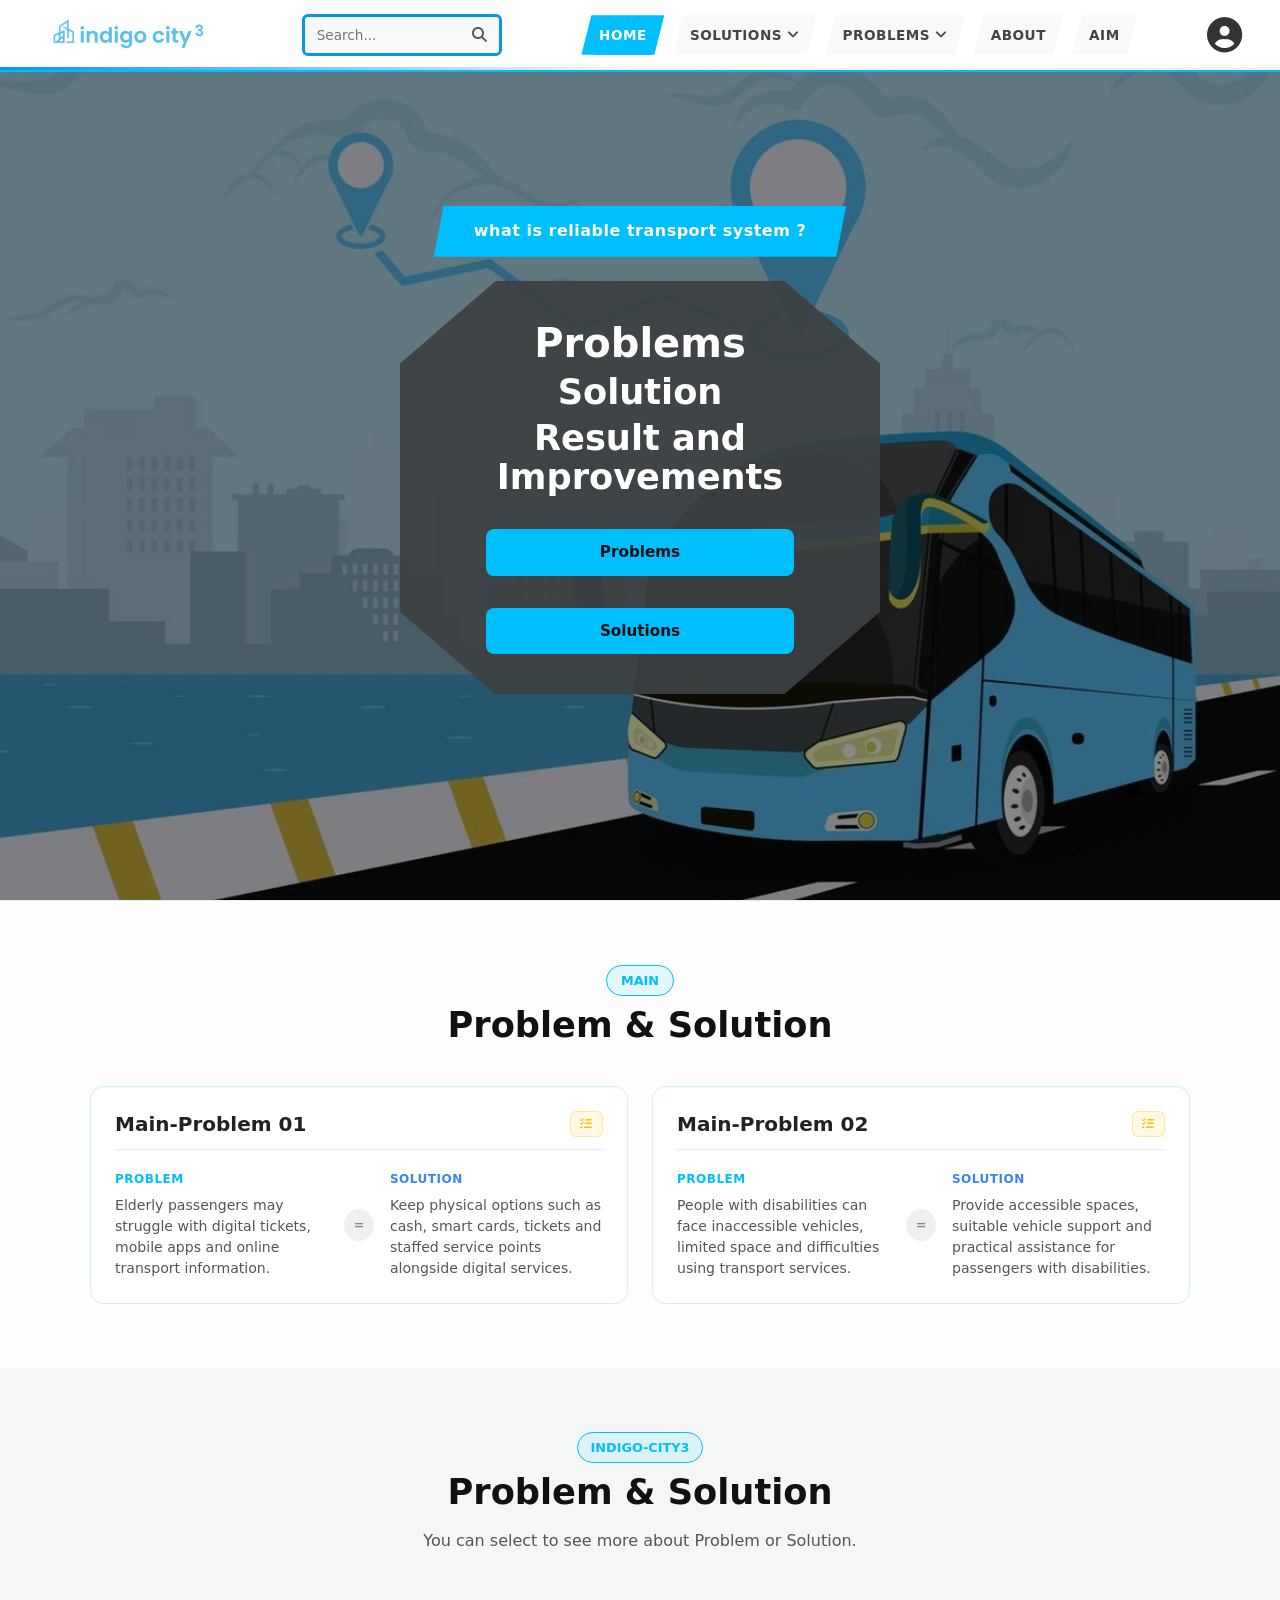
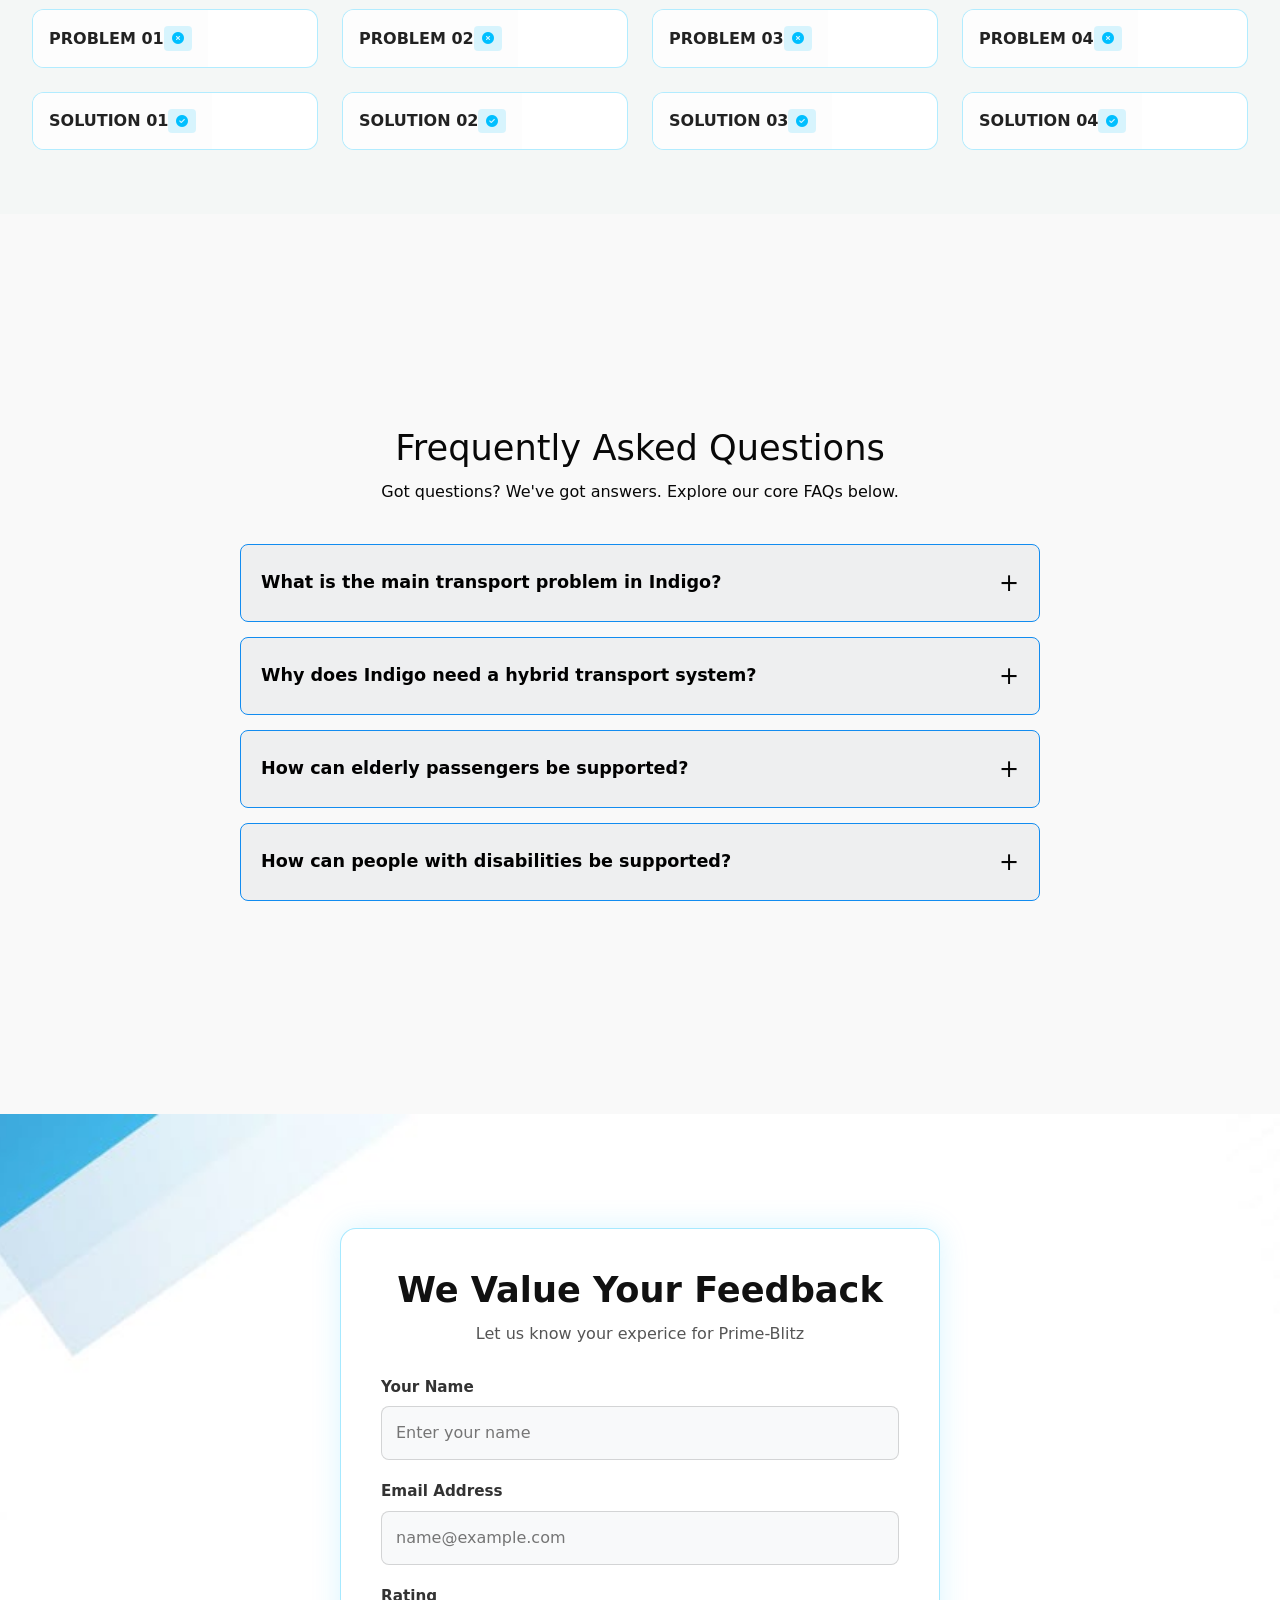
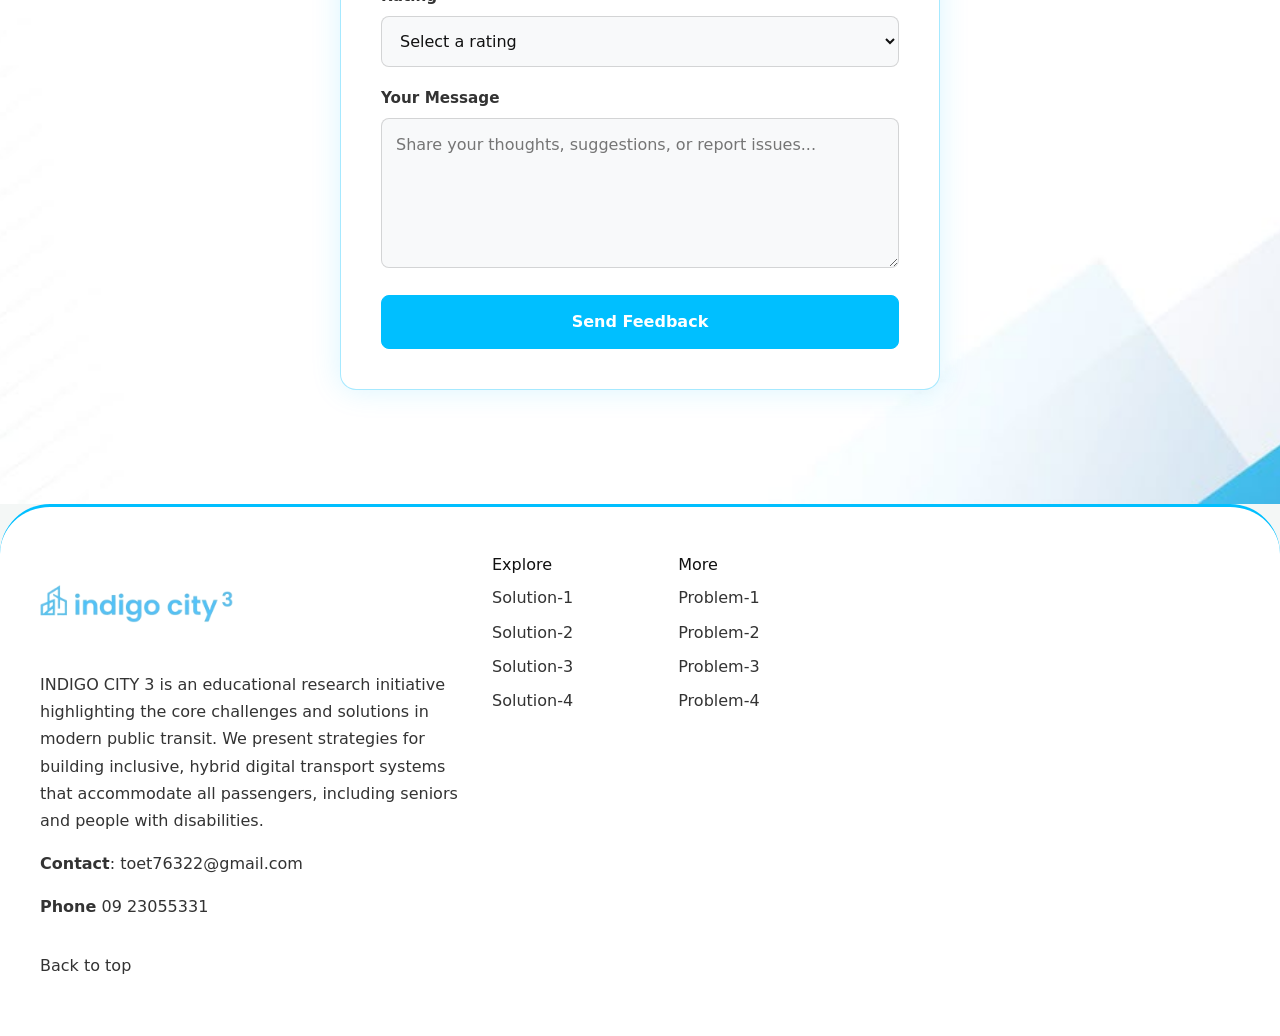
<file: index.html>
<!DOCTYPE html>
<html lang="en">
<head>
    <meta charset="UTF-8">
    <meta name="viewport" content="width=device-width, initial-scale=1.0">
    <title>INDIGO CITY 3 | Home</title>
<!-- ----------------------Link---------------------------------- -->
    <link href="https://cdn.jsdelivr.net/npm/bootstrap@5.3.3/dist/css/bootstrap.min.css" rel="stylesheet">
    <link rel="stylesheet" href="https://cdnjs.cloudflare.com/ajax/libs/font-awesome/6.4.0/css/all.min.css">
<!-- -----------------------------------CSS---------------------------- -->
    <link rel="stylesheet" href="css/nav-sidebar.css">
    <link rel="stylesheet" href="css/sign-in-up.css">
    <link rel="stylesheet" href="css/index-layout.css">
    <link rel="stylesheet" href="extra-css/back-to-top.css">
    <link rel="stylesheet" href="extra-css/faq.css">
    <link rel="stylesheet" href="extra-css/feedback.css">
    <link rel="stylesheet" href="css/footer.css">
<!-- ---------------------------------------Web Fav Icon--------------------- -->
    <link rel="shortcut icon" href="img1/id_circle.webp" type="image/x-icon">
</head>


<!-- ------------------------------Start of Main----------------------------------- -->

<body id="top">
<!-- ------------------------------start of laptop nav bar------------------------------------------- -->
     <input type="checkbox" id="sidebar-toggle">
    <label for="sidebar-toggle" class="overlay"></label>
    <header class="prime-navbar">

        <!-- ----------------------------logo--------------------------------- -->
        <a href="index.html" class="logo">
            <img src="img1/id3_text.webp" alt="Prime Blitz logo" oncontextmenu="return false;" ondragstart="return false;" onselectstart="return false;">
            <!-- <span class="brand-name">Prime Blitz</span> -->
        </a>
        <!-- --------------------------end of logo------------------------------ -->

        <!-------------------------------- Desktop Search Bar---------------------------------- -->
        <form action="#" method="GET" class="search-box desktop-search">
            <input type="search" placeholder="Search..." name="search" required>
            <button type="submit" aria-label="Submit Search Query">
                <i class="fa-solid fa-magnifying-glass"></i>
            </button>
        </form>
        <!-- -------------------------------end of desktop search bar-------------------------- -->

        <!-- ----------------------------Desktop Navigation Links ------------------------------>
         <ul class="desktop-menu">
            <li><a href="index.html" class="active">Home</a></li>
            <li class="prime-dropdown">
                <a> Solutions<i class="fa-solid fa-angle-down"></i></a>
                <ul class="prime-dropdown-content">
                    <li><a href="5.solutions-hybrid.html">Solution-1</a></li>
                    <li><a href="6.solutions-accessibility.html">Solution-2</a></li>
                    <li><a href="7.solutions-language.html">Solution-3</a></li>
                    <li><a href="8.solutions-website.html">Solution-4</a></li>
                    
                </ul>
            </li>
            <li class="prime-dropdown">
                <a>Problems <i class="fa-solid fa-angle-down"></i></a>
                <ul class="prime-dropdown-content">
                    <li><a href="1.problems-elderly.html">Problem-1</a></li>
                    <li><a href="2.problems-disability.html">Problem-2</a></li>
                    <li><a href="3.problems-lip.html">Problem-3</a></li>
                    <li><a href="4.problems-digital.html">Problem-4</a></li>
                </ul>
            </li>
            <li><a href="about.html">About</a></li>
            <li><a href="aim.html">Aim</a></li>

        </ul>
          <!-- -----------------------------------end of desktop navi link---------------------- -->

        <!-- -----------------------Top Right Nav Auth Trigger Icon (Desktop)--------------------- -->
        <div class="auth-container">
            <button commandfor="auth-overlay-panel" command="show-popover" class="auth-trigger-btn" title="Log In / Sign Up">
                <i class="fa-solid fa-circle-user" style="font-size: 2.2rem;"></i>
            </button>
        </div>
        <!-- -------------------------End of Top Right Nav Auth Trigger ------------------------------>

        <!-- ---------------------Hamburger Icon Menu Trigger (Mobile)------------------------ -->
        <label for="sidebar-toggle" class="open-btn" aria-label="Open Mobile Menu Drawer">
            <i class="fa-solid fa-bars"></i>
        </label>
        <!-- ----------------------------End of Ham Icon------------------------------------------ -->
    </header>
   <!-- --------------------------------end of laptop nav view--------------------------------- -->



   <!---------------------- -------------Mobile Drawer Sidebar---------------------- -->
    <aside class="sidebar">
        <div class="sidebar-header">
            <label for="sidebar-toggle" class="close-btn" aria-label="Close Mobile Menu Drawer">
                <i class="fa-solid fa-xmark"></i>
            </label>
 <button commandfor="auth-overlay-panel" command="show-popover" class="mobile-auth sidebar-auth-trigger" title="Log In / Sign Up">
                <i class="fa-solid fa-circle-user" style="font-size: 2.8rem;"></i>
            </button>
            <!-- ----------------------Mobile Sign IN | UP ------------------------------ -->
         
        </div>
        
        <!-- ----------------------------Mobile Search Bar -------------------------->
        <form action="#" method="GET" class="mobile-search">
            <input type="search" placeholder="Search website..." name="search" required>
            <button type="submit" aria-label="Submit Search Query">
                <i class="fa-solid fa-magnifying-glass"></i>
            </button>
        </form>

        <!------------------------------ Mobile Drawer Navigation Links----------------------------- -->
        <header class="sidebar-nav">
            <a href="index.html" class="active">Home</a>
            <details class="mobile-dropdown">
                <summary>Solutions</summary>
                <div class="mobile-dropdown-content">
                    <a href="5.solutions-hybrid.html">Solution-2</a>
                     <a href="6.solutions-accessibility.html">Solution-2</a>
                    <a href="7.solutions-language.html">Solution-2</a>

                     <a href="8.solutions-website.html">Solution-2</a>
   
                </div>
            </details>

            <details class="mobile-dropdown">
                <summary>Problems</summary>
                <div class="mobile-dropdown-content">
                    <a href="1.problems-elderly.html">Problem-1</a>
                    <a href="2.problems-disability.html">Problem-2</a>
                    <a href="3.problems-lip.html">Problem-3</a>
                    <a href="4.problems-digital.html">Problem-4</a>
                </div>
            </details>

            <a href="about.html">About</a>
            <a href="aim.html">Aim</a>

          
        </header>
    </aside>

<!-- ---------------------------------------------End of mobile nav aka side bar-------------------------------------- -->


<!----------------------------------------- start of sign in up--------------------------------------------------------------- -->
 
    <main id="auth-overlay-panel" popover class="auth-page-wrapper">
        
        <button popovertarget="auth-overlay-panel" popovertargetaction="hide" class="modal-close-cross" aria-label="Close Authentication Panel">
            <i class="fa-solid fa-xmark"></i>
        </button>

        <!-- Hidden Checkbox for Form Switch Slide Animation Toggle -->
        <input type="checkbox" id="auth-panel-switcher" class="auth-toggle-trigger">
        
        <div class="auth-display-card">
            
            <div class="auth-forms-holder">
                
                <!-- Registration  Sign Up Form Panel  -->
                <form action="#" method="get" class="auth-form-column side-signup">
                    <div class="form-content-wrapper">
                        <h1 class="auth-heading">Create Account</h1>
                        <p class="auth-lead">Register an email for Prime-Blitz</p>
                        
                        <div class="auth-core-form">
                            <div class="auth-input-row">
                                <label class="auth-field-label">Full Name</label>
                                <input type="text" placeholder="Your name" required autocomplete="name">
                            </div>
                            <div class="auth-input-row">
                                <label class="auth-field-label">Email Address</label>
                                <input type="email" placeholder="name@example.com" required autocomplete="email">
                            </div>
                            <div class="auth-input-row">
                                <label class="auth-field-label">Password</label>
                                <input type="password" placeholder="Create strong password" required autocomplete="new-password">
                            </div>
                            <button type="submit" class="auth-btn btn-dark">Sign Up</button>
                        </div>
                        
                        <!-- Mobile Responsive Alternative Switch Trigger Link -->
                        <div class="auth-mobile-switch-notice">
                            <p>Already have an account? <label for="auth-panel-switcher" class="auth-action-link">Sign In</label></p>
                        </div>
                    </div>
                </form>

                <!-- Session Authentication Sign In Form Panel -->
                <form action="#" method="get" class="auth-form-column side-signin">
                    <div class="form-content-wrapper">
                        <h1 class="auth-heading">Welcome Back</h1>
                        <p class="auth-lead">Sign in to your account to access your workspace portal.</p>
                        
                        <div class="auth-core-form">
                            <div class="auth-input-row">
                                <label class="auth-field-label">Email Address</label>
                                <input type="email" placeholder="name@example.com" required autocomplete="email">
                            </div>
                            <div class="auth-input-row">
                                <div class="auth-label-split">
                                    <label class="auth-field-label">Password</label>
                                    <a href="#" class="auth-inline-link">Forgot password?</a>
                                </div>
                                <input type="password" placeholder="Enter your password" required autocomplete="current-password">
                            </div>
                            <button type="submit" class="auth-btn btn-blue">Sign In</button>
                        </div>
                        
                        <!-- Mobile Responsive Alternative Switch Trigger Link -->
                        <div class="auth-mobile-switch-notice">
                            <p>Don't have an account? <label for="auth-panel-switcher" class="auth-action-link">Sign Up</label></p>
                        </div>
                    </div>
                </form>

            </div>

            <!-- Sliding Desktop Interactive Visual Curtain Panel Layer -->
            <div class="auth-overlay-curtain">
                <div class="auth-curtain-inner">
                    
                    <!-- Left Slide Text Message Area Component -->
                    <div class="curtain-message curtain-msg-left">
                        <h2>Prime blitz</h2>
                        <p>Lorem ipsum dolor sit amet consectetur adipisicing elit. Quisquam, quod.</p>
                        <label for="auth-panel-switcher" class="curtain-toggle-btn">Go To Sign Up</label>
                    </div>

                    <!-- Right Slide Text Message Area Component -->
                    <div class="curtain-message curtain-msg-right">
                        <h2>prime blitz</h2>
                        <p>Lorem ipsum dolor sit amet consectetur adipisicing elit. Quisquam, quod.</p>
                        <label for="auth-panel-switcher" class="curtain-toggle-btn">Go To Sign In</label>
                    </div>

                </div>
            </div>

        </div>
    </main>

<!-------------------------------------- end of sign in sig up---------------------------------------------------- -->

    <!-- start body here -->
     <!--||||||||||||||||||||||||||||| back to top button|||||||||||||||||||||||| -->
<a href="#top" class="back-to-top">↑</a> 




<!-- ------------------------------Start of Hero------------------------------------------------------ -->
<section class="prime-hero">
  <div class="prime-hero-container">

    <!-- Top Blue Badge Box -->
    <div class="prime-badge-box">
      <span class="prime-badge-text">What is reliable transport system ?</span>
    </div>

    <!-- Main Grey Body Card -->
    <div class="prime-hero-card">
      <div class="prime-hero-body">
        <h1 class="prime-hero-title">Problems</h1>
        <h2 class="prime-hero-subtitle">Solution</h2>
        <p class="prime-hero-description">Result and Improvements</p>
      </div>

      <!-- Action Button Container -->
      <div class="prime-hero-actions">
        <a href="1.problems-elderly.html" class="prime-btn">Problems</a>
      </div>

       <div class="prime-hero-actions">
        <a href="5.solutions-hybrid.html" class="prime-btn">Solutions</a>
      </div>
    </div>

  </div>
</section>
<!-- -----------------------------------------End of hero--------------------------------------------- -->

<!-- ------------------------------------------start of 2nd sec----------------------------------------- -->
<section class="comparison-preview-section">
    <div class="comparison-container">
        
        <!-- Section Header -->
        <div class="comparison-header">
            <span class="comparison-badge">Main</span>
            <h2>Problem & Solution</h2>
        </div>

        <!-- Comparison Cards Grid -->
        <div class="comparison-grid">
            
            <!-- Card 1 -->
            <div class="comparison-card">
                <div class="comparison-card-header">
                    <h3>Main-Problem 01</h3>
                    <span class="diff-tag"><i class="fa-solid fa-list-check"></i></span>
                </div>
                <div class="comparison-card-body">
                    <div class="compare-side comic-side">
                        <span class="side-label">Problem</span>
                        <p>Elderly passengers may struggle with digital tickets,
                            mobile apps and online transport information.</p>
                    </div>
                    <div class="compare-divider">=</div>
                    <div class="compare-side show-side">
                        <span class="side-label">Solution</span>
                        <p> Keep physical options such as cash, smart cards, tickets and staffed service points alongside digital services.</p>
                    </div>
                </div>
            </div>

            <!-- Card 2 -->
            <div class="comparison-card">
                <div class="comparison-card-header">
                    <h3>Main-Problem 02</h3>
                    <span class="diff-tag"><i class="fa-solid fa-list-check"></i></span>
                </div>
                <div class="comparison-card-body">
                    <div class="compare-side comic-side">
                        <span class="side-label">Problem</span>
                        <p>People with disabilities can face inaccessible vehicles, limited space and difficulties using transport services.</p>
                    </div>
                    <div class="compare-divider">=</div>
                    <div class="compare-side show-side">
                        <span class="side-label">Solution</span>
                        <p>Provide accessible spaces, suitable vehicle support and practical assistance for passengers with disabilities.</p>
                    </div>
                </div>
            </div>

        </div>

        <!-- Link to Full Page -->
      

    </div>
</section>
<!-- ----------------------------------------------end of 2nd sec--------------------------------------------------- -->



<!-- ----------------------------------------------------end of big carousel aka 3rd sec---------------------------------------------- -->

<!-- ---------------------------------------------------start of 4rd sec --------------------------------------------------------------- -->
<section class="variants-section">
    <div class="variants-container">
        
        <div class="variants-header">
            <span class="variants-badge">Indigo-City3</span>
            <h2>Problem & Solution</h2>
            <p>You can select to see more about Problem or Solution.</p>
        </div>

        <div class="variants-grid">
            <a href="1..problems-elderly.html" class="variant-card">
                <div class="variant-info"><h3>PROBLEM 01</h3><span class="variant-tag"><i class="fa-solid fa-circle-xmark"></i></span></div>
            </a>
            <a href="2.problems-disability.html" class="variant-card">
                <div class="variant-info"><h3>PROBLEM 02</h3><span class="variant-tag"><i class="fa-solid fa-circle-xmark"></i></span></div>
            </a>
            <a href="4.problems-digital.html" class="variant-card">
                <div class="variant-info"><h3>PROBLEM 03</h3><span class="variant-tag"><i class="fa-solid fa-circle-xmark"></i></span></div>
            </a>
            <a href="5.solutions-hybrid.html" class="variant-card">
                <div class="variant-info"><h3>PROBLEM 04</h3><span class="variant-tag"><i class="fa-solid fa-circle-xmark"></i></span></div>
            </a>



            <a href="5.solutions-hybrid.html" class="variant-card">
                <div class="variant-info"><h3>SOLUTION 01</h3><span class="variant-tag"><i class="fa-solid fa-circle-check"></i></span></div>
            </a>
            <a href="6.solutions-accessibility.html" class="variant-card">
                <div class="variant-info"><h3>SOLUTION 02</h3><span class="variant-tag"><i class="fa-solid fa-circle-check"></i></span></div>
            </a>
            <a href="7.solutions-language.html" class="variant-card">
                <div class="variant-info"><h3>SOLUTION 03</h3><span class="variant-tag"><i class="fa-solid fa-circle-check"></i></span></div>
            </a>
            <a href="8.solutions-website.html" class="variant-card">
                <div class="variant-info"><h3>SOLUTION 04</h3><span class="variant-tag"><i class="fa-solid fa-circle-check"></i></span></div>
            </a>

        </div>

    </div>
</section>


<!-- ------------------------------------------------------------end of 4rd sec------------------------------------------------- -->

<!-- ----------------------------------------------start of abt sec----------------------------------------------------------- -->

<!-- ------------------------------------------end of abt sec------------------------------------------------------------ -->

<!-- ---------------------------------------start of faq------------------------------------------------------ -->
<section class="content-section faq-section" id="section-5">
    <div class="faq-wrapper">
        <h2>Frequently Asked Questions</h2>
        <p class="section-subtitle">Got questions? We've got answers. Explore our core FAQs below.</p>
        
        <div class="faq-accordion">
            <details class="faq-item">
                <summary>What is the main transport problem in Indigo?</summary>
                <p>Some passengers may have difficulty using digital transport services, while others may face accessibility problems.</p>
            </details>
            <details class="faq-item">
                <summary>Why does Indigo need a hybrid transport system?</summary>
                <p>A hybrid system gives passengers both digital and physical options, so they can choose the service that works best for them.</p>
            </details>
            <details class="faq-item">
                <summary>How can elderly passengers be supported?</summary>
                <p>Physical tickets, cash payments, smart cards and staffed service points can help elderly passengers who may struggle with the digital systems.</p>
            </details>
            <details class="faq-item">
                <summary>How can people with disabilities be supported?</summary>
                <p>Accessible spaces, suitable vehicle support and practical assistance can make public transport easier and safer to use.</p>
            </details>
        </div>
    </div>
</section>
<!-- ----------------------------------------------------------------end of faq---------------------------------------------- -->

<!-- ----------------------------------------------------start of feedback------------------------------------------------- -->

<section class="content-section feedback-input-section" id="section-feedback">
    <div class="feedback-container">
        <h2>We Value Your Feedback</h2>
        <p class="section-subtitle">Let us know your experice for Prime-Blitz</p>
        
        <form action="#" method="POST" class="pure-feedback-form">
            <div class="form-group">
                <label for="feedbackName">Your Name</label>
                <input type="text" id="feedbackName" placeholder="Enter your name" required autocomplete="name">
            </div>
            
            <div class="form-group">
                <label for="feedbackEmail">Email Address</label>
                <input type="email" id="feedbackEmail" placeholder="name@example.com" required autocomplete="email">
            </div>
            
            <div class="form-group">
                <label for="feedbackRating">Rating</label>
                <select id="feedbackRating" required>
                    <option value="" disabled selected>Select a rating</option>
                    <option value="5">★★★★★ (5/5)</option>
                    <option value="4">★★★★☆ (4/5)</option>
                    <option value="3">★★★☆☆ (3/5)</option>
                    <option value="2">★★☆☆☆ (2/5)</option>
                    <option value="1">★☆☆☆☆ (1/5)</option>
                </select>
            </div>
            
            <div class="form-group">
                <label for="feedbackMessage">Your Message</label>
                <textarea id="feedbackMessage" rows="5" placeholder="Share your thoughts, suggestions, or report issues..." required></textarea>
            </div>
            
            <button type="submit" class="btn-submit-feedback">Send Feedback</button>
        </form>
    </div>
</section>

<!-- END OF ABOUT CAROUSEL SECTION -->


<!-- END OF BOOTSTRAP MULTI-CARD CAROUSEL -->



<!-- -------------------end of feed back |  main content  | nav  | ------------------------------------------- -->

<!-- -------------------------------------------------start of footer----------------------------- -->
    <!-- Footer -->
      <!-- Footer -->
    <footer class="page-footer">
        <div class="footer-top">
            <div class="footer-brand">
                <img src="../img1/id3_text.webp" alt="Prime Blitz Logo" class="footer-logo" oncontextmenu="return false;" ondragstart="return false;" onselectstart="return false;">
                <p>
                    INDIGO CITY 3 is an educational research initiative highlighting the core challenges and solutions in modern public transit. We present strategies for building inclusive, hybrid digital transport systems that accommodate all passengers, including seniors and people with disabilities.
                </p>
                <p><strong>Contact</strong>: toet76322@gmail.com</p>
                <p><strong>Phone</strong> 09 23055331</p>
                <a href="#top">Back to top</a>
            </div>
            <div class="footer-links">
                <div>
                    <h3>Explore</h3>
                    <a href="5.solutions-hybrid.html">Solution-1</a>
                    <a href="6.solutions-accessibility.html">Solution-2</a>
                    <a href="7.solutions-language.html">Solution-3</a>
                    <a href="8.solutions-website.html">Solution-4</a>
                </div>
                <div id="faq">
                    <h3>More</h3>
                    <a href="1.problems-elderly.html">Problem-1</a>
                    <a href="2.problems-disability.html">Problem-2</a>
                    <a href="3.problems-lip.html">Problem-3</a>
                    <a href="4.problems-digital.html">Problem-4</a>
                </div>
            </div>
        </div>
    </footer>

    <script src="https://cdn.jsdelivr.net/npm/bootstrap@5.3.3/dist/js/bootstrap.bundle.min.js"></script>
</body>
</html>
</file>
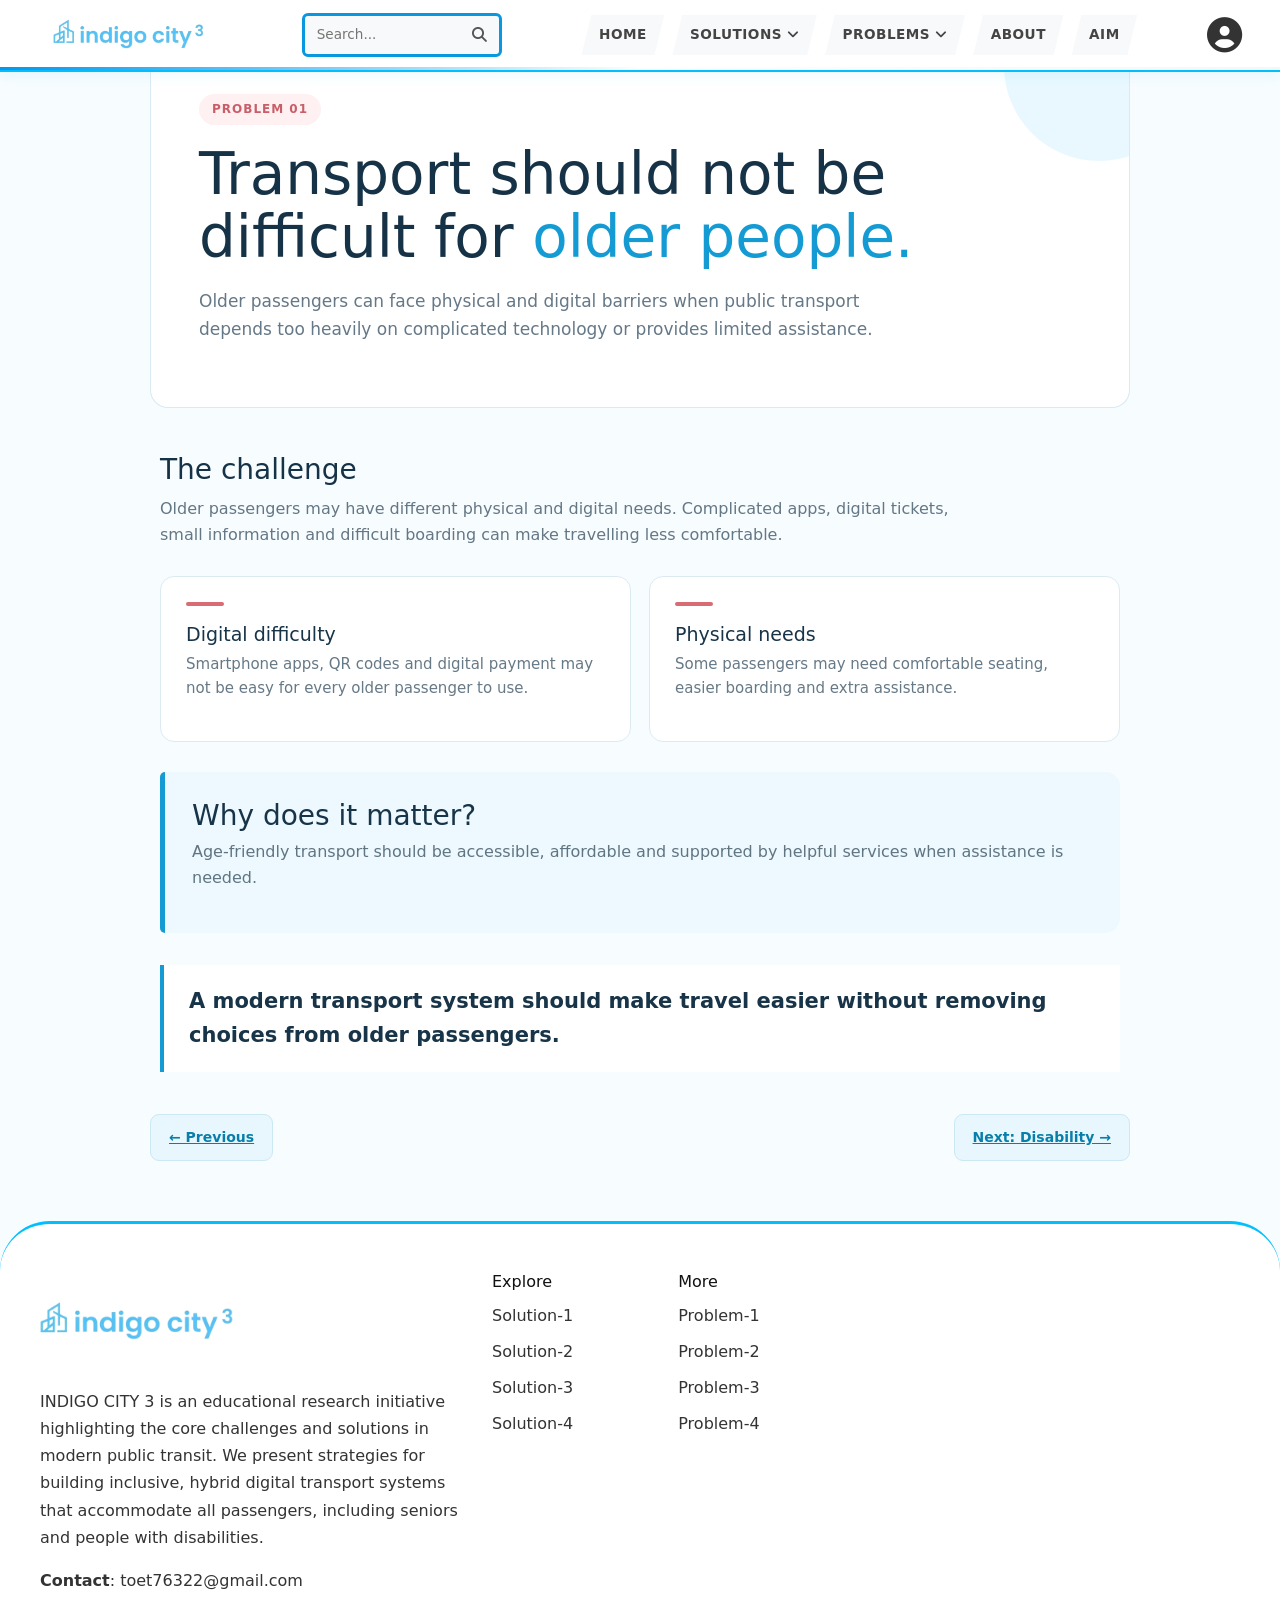
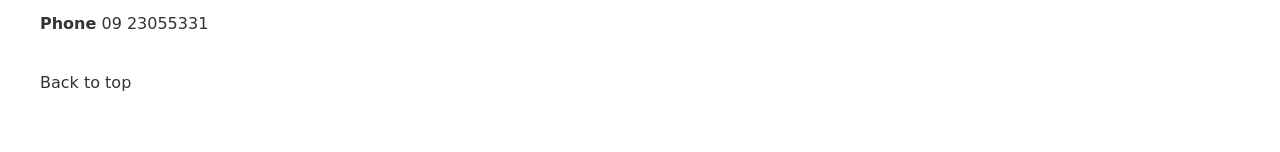
<file: 1.problems-elderly.html>
<!DOCTYPE html>
<html lang="en">
<head>
    <meta charset="UTF-8">
    <meta name="viewport" content="width=device-width, initial-scale=1.0">
    <title>INDIGO CITY 3 | Problem 1</title>
<!-- ----------------------Link---------------------------------- -->
    <link href="https://cdn.jsdelivr.net/npm/bootstrap@5.3.3/dist/css/bootstrap.min.css" rel="stylesheet">
    <link rel="stylesheet" href="https://cdnjs.cloudflare.com/ajax/libs/font-awesome/6.4.0/css/all.min.css">
<!-- -----------------------------------CSS---------------------------- -->
    <link rel="stylesheet" href="css/nav-sidebar.css">
    <link rel="stylesheet" href="css/sign-in-up.css">
    <link rel="stylesheet" href="extra-css/back-to-top.css">
    <link rel="stylesheet" href="shan-css/problem.css">
    <link rel="stylesheet" href="css/footer.css">
<!-- ---------------------------------------Web Fav Icon--------------------- -->
    <link rel="shortcut icon" href="img1/id_circle.webp" type="image/x-icon">
</head>


<!-- ------------------------------Start of Main----------------------------------- -->

<body id="top">
    <input type="checkbox" id="sidebar-toggle">
    <label for="sidebar-toggle" class="overlay"></label>
    <header class="prime-navbar">

        <!-- ----------------------------logo--------------------------------- -->
        <a href="../index.html" class="logo">
            <img src="../img1/id3_text.webp" alt="Prime Blitz logo" oncontextmenu="return false;" ondragstart="return false;" onselectstart="return false;">
            <!-- <span class="brand-name">Prime Blitz</span> -->
        </a>
        <!-- --------------------------end of logo------------------------------ -->

        <!-------------------------------- Desktop Search Bar---------------------------------- -->
        <form action="#" method="GET" class="search-box desktop-search">
            <input type="search" placeholder="Search..." name="search" required>
            <button type="submit" aria-label="Submit Search Query">
                <i class="fa-solid fa-magnifying-glass"></i>
            </button>
        </form>
        <!-- -------------------------------end of desktop search bar-------------------------- -->

        <!-- ----------------------------Desktop Navigation Links ------------------------------>
        <ul class="desktop-menu">
            <li><a href="index.html" >Home</a></li>
            <li class="prime-dropdown">
                <a> Solutions<i class="fa-solid fa-angle-down"></i></a>
                <ul class="prime-dropdown-content">
                    <li><a href="5.solutions-hybrid.html">Solution-1</a></li>
                    <li><a href="6.solutions-accessibility.html">Solution-2</a></li>
                    <li><a href="7.solutions-language.html">Solution-3</a></li>
                    <li><a href="8.solutions-website.html">Solution-4</a></li>
                    
                </ul>
            </li>
            <li class="prime-dropdown">
                <a>Problems <i class="fa-solid fa-angle-down"></i></a>
                <ul class="prime-dropdown-content">
                    <li><a href="1.problems-elderly.html" class="drop-active">Problem-1</a></li>
                    <li><a href="2.problems-disability.html">Problem-2</a></li>
                    <li><a href="3.problems-lip.html">Problem-3</a></li>
                    <li><a href="4.problems-digital.html">Problem-4</a></li>
                </ul>
            </li>
            <li><a href="about.html">About</a></li>
            <li><a href="aim.html">Aim</a></li>

        </ul>
          <!-- -----------------------------------end of desktop navi link---------------------- -->

        <!-- -----------------------Top Right Nav Auth Trigger Icon (Desktop)--------------------- -->
        <div class="auth-container">
            <button commandfor="auth-overlay-panel" command="show-popover" class="auth-trigger-btn" title="Log In / Sign Up">
                <i class="fa-solid fa-circle-user" style="font-size: 2.2rem;"></i>
            </button>
        </div>
        <!-- -------------------------End of Top Right Nav Auth Trigger ------------------------------>

        <!-- ---------------------Hamburger Icon Menu Trigger (Mobile)------------------------ -->
        <label for="sidebar-toggle" class="open-btn" aria-label="Open Mobile Menu Drawer">
            <i class="fa-solid fa-bars"></i>
        </label>
        <!-- ----------------------------End of Ham Icon------------------------------------------ -->
    </header>
   <!-- --------------------------------end of laptop nav view--------------------------------- -->



   <!---------------------- -------------Mobile Drawer Sidebar---------------------- -->
    <aside class="sidebar">
        <div class="sidebar-header">
            <label for="sidebar-toggle" class="close-btn" aria-label="Close Mobile Menu Drawer">
                <i class="fa-solid fa-xmark"></i>
            </label>
 <button commandfor="auth-overlay-panel" command="show-popover" class="mobile-auth sidebar-auth-trigger" title="Log In / Sign Up">
                <i class="fa-solid fa-circle-user" style="font-size: 2.8rem;"></i>
            </button>
            <!-- ----------------------Mobile Sign IN | UP ------------------------------ -->
         
        </div>
        
        <!-- ----------------------------Mobile Search Bar -------------------------->
        <form action="#" method="GET" class="mobile-search">
            <input type="search" placeholder="Search website..." name="search" required>
            <button type="submit" aria-label="Submit Search Query">
                <i class="fa-solid fa-magnifying-glass"></i>
            </button>
        </form>

        <!------------------------------ Mobile Drawer Navigation Links----------------------------- -->
        <header class="sidebar-nav">
            <a href="index.html">Home</a>
            <details class="mobile-dropdown">
                <summary>Solutions</summary>
                <div class="mobile-dropdown-content">
                    <a href="5.solutions-hybrid.html">Solution-2</a>
                     <a href="6.solutions-accessibility.html">Solution-2</a>
                    <a href="7.solutions-language.html">Solution-2</a>
                     <a href="8.solutions-website.html">Solution-2</a>
   
                </div>
            </details>

            <details class="mobile-dropdown">
                <summary>Problems</summary>
                <div class="mobile-dropdown-content">
                    <a href="1.problems-elderly.html" class="drop-active">Problem-1</a>
                    <a href="2.problems-disability.html">Problem-2</a>
                    <a href="3.problems-lip.html">Problem-3</a>
                    <a href="4.problems-digital.html">Problem-4</a>
                </div>
            </details>

            <a href="about.html">About</a>
            <a href="aim.html">Aim</a>

          
        </header>
    </aside>
<!-- ---------------------------------------------End of mobile nav aka side bar-------------------------------------- -->


<!----------------------------------------- start of sign in up--------------------------------------------------------------- -->
 
    <main id="auth-overlay-panel" popover class="auth-page-wrapper">
        
        <button popovertarget="auth-overlay-panel" popovertargetaction="hide" class="modal-close-cross" aria-label="Close Authentication Panel">
            <i class="fa-solid fa-xmark"></i>
        </button>

        <!-- Hidden Checkbox for Form Switch Slide Animation Toggle -->
        <input type="checkbox" id="auth-panel-switcher" class="auth-toggle-trigger">
        
        <div class="auth-display-card">
            
            <div class="auth-forms-holder">
                
                <!-- Registration  Sign Up Form Panel  -->
                <form action="#" method="get" class="auth-form-column side-signup">
                    <div class="form-content-wrapper">
                        <h1 class="auth-heading">Create Account</h1>
                        <p class="auth-lead">Register an email for Prime-Blitz</p>
                        
                        <div class="auth-core-form">
                            <div class="auth-input-row">
                                <label class="auth-field-label">Full Name</label>
                                <input type="text" placeholder="Your name" required autocomplete="name">
                            </div>
                            <div class="auth-input-row">
                                <label class="auth-field-label">Email Address</label>
                                <input type="email" placeholder="name@example.com" required autocomplete="email">
                            </div>
                            <div class="auth-input-row">
                                <label class="auth-field-label">Password</label>
                                <input type="password" placeholder="Create strong password" required autocomplete="new-password">
                            </div>
                            <button type="submit" class="auth-btn btn-dark">Sign Up</button>
                        </div>
                        
                        <!-- Mobile Responsive Alternative Switch Trigger Link -->
                        <div class="auth-mobile-switch-notice">
                            <p>Already have an account? <label for="auth-panel-switcher" class="auth-action-link">Sign In</label></p>
                        </div>
                    </div>
                </form>

                <!-- Session Authentication Sign In Form Panel -->
                <form action="#" method="get" class="auth-form-column side-signin">
                    <div class="form-content-wrapper">
                        <h1 class="auth-heading">Welcome Back</h1>
                        <p class="auth-lead">Sign in to your account to access your workspace portal.</p>
                        
                        <div class="auth-core-form">
                            <div class="auth-input-row">
                                <label class="auth-field-label">Email Address</label>
                                <input type="email" placeholder="name@example.com" required autocomplete="email">
                            </div>
                            <div class="auth-input-row">
                                <div class="auth-label-split">
                                    <label class="auth-field-label">Password</label>
                                    <a href="#" class="auth-inline-link">Forgot password?</a>
                                </div>
                                <input type="password" placeholder="Enter your password" required autocomplete="current-password">
                            </div>
                            <button type="submit" class="auth-btn btn-blue">Sign In</button>
                        </div>
                        
                        <!-- Mobile Responsive Alternative Switch Trigger Link -->
                        <div class="auth-mobile-switch-notice">
                            <p>Don't have an account? <label for="auth-panel-switcher" class="auth-action-link">Sign Up</label></p>
                        </div>
                    </div>
                </form>

            </div>

            <!-- Sliding Desktop Interactive Visual Curtain Panel Layer -->
            <div class="auth-overlay-curtain">
                <div class="auth-curtain-inner">
                    
                    <!-- Left Slide Text Message Area Component -->
                    <div class="curtain-message curtain-msg-left">
                        <h2>Prime blitz</h2>
                        <p>Lorem ipsum dolor sit amet consectetur adipisicing elit. Quisquam, quod.</p>
                        <label for="auth-panel-switcher" class="curtain-toggle-btn">Go To Sign Up</label>
                    </div>

                    <!-- Right Slide Text Message Area Component -->
                    <div class="curtain-message curtain-msg-right">
                        <h2>prime blitz</h2>
                        <p>Lorem ipsum dolor sit amet consectetur adipisicing elit. Quisquam, quod.</p>
                        <label for="auth-panel-switcher" class="curtain-toggle-btn">Go To Sign In</label>
                    </div>

                </div>
            </div>

        </div>
    </main>

<!-------------------------------------- end of sign in sig up---------------------------------------------------- -->

    <!-- start body here -->
     <!--||||||||||||||||||||||||||||| back to top button|||||||||||||||||||||||| -->
<a href="#top" class="back-to-top">↑</a> 


<main class="shan-page">

    <section class="shan-problem-hero">

        <span class="shan-problem-number">
            PROBLEM 01
        </span>

        <h1 class="shan-problem-title">
            Transport should not be difficult for
            <span>older people.</span>
        </h1>

        <p class="shan-problem-intro">
            Older passengers can face physical and digital barriers
            when public transport depends too heavily on complicated
            technology or provides limited assistance.
        </p>

    </section>


    <section class="shan-problem-content">

        <h2 class="shan-problem-heading">
            The challenge
        </h2>

        <p class="shan-problem-text">
            Older passengers may have different physical and digital
            needs. Complicated apps, digital tickets, small information
            and difficult boarding can make travelling less comfortable.
        </p>


        <div class="shan-problem-grid">

            <article class="shan-problem-card">

                <div class="shan-problem-line"></div>

                <h3>Digital difficulty</h3>

                <p>
                    Smartphone apps, QR codes and digital payment may not
                    be easy for every older passenger to use.
                </p>

            </article>


            <article class="shan-problem-card">

                <div class="shan-problem-line"></div>

                <h3>Physical needs</h3>

                <p>
                    Some passengers may need comfortable seating, easier
                    boarding and extra assistance.
                </p>

            </article>

        </div>


        <div class="shan-problem-impact">

            <h3>Why does it matter?</h3>

            <p>
                Age-friendly transport should be accessible, affordable
                and supported by helpful services when assistance is needed.
            </p>

        </div>


        <p class="shan-problem-quote">
            A modern transport system should make travel easier without
            removing choices from older passengers.
        </p>

    </section>


    <div class="shan-problem-links">

        <a href="4.problems-digital.html">
            ← Previous
        </a>

        <a href="2.problems-disability.html">
            Next: Disability →
        </a>

    </div>

</main>

 
<!-- -------------------end of feed back |  main content  | nav  | ------------------------------------------- -->

      <!-- Footer -->
    <footer class="page-footer">
        <div class="footer-top">
            <div class="footer-brand">
                <img src="../img1/id3_text.webp" alt="Prime Blitz Logo" class="footer-logo" oncontextmenu="return false;" ondragstart="return false;" onselectstart="return false;">
                <p>
                    INDIGO CITY 3 is an educational research initiative highlighting the core challenges and solutions in modern public transit. We present strategies for building inclusive, hybrid digital transport systems that accommodate all passengers, including seniors and people with disabilities.
                </p>
                <p><strong>Contact</strong>: toet76322@gmail.com</p>
                <p><strong>Phone</strong> 09 23055331</p>
                <a href="#top">Back to top</a>
            </div>
            <div class="footer-links">
                <div>
                    <h3>Explore</h3>
                    <a href="5.solutions-hybrid.html">Solution-1</a>
                    <a href="6.solutions-accessibility.html">Solution-2</a>
                    <a href="7.solutions-language.html">Solution-3</a>
                    <a href="8.solutions-website.html">Solution-4</a>
                </div>
                <div id="faq">
                    <h3>More</h3>
                    <a href="1.problems-elderly.html">Problem-1</a>
                    <a href="2.problems-disability.html">Problem-2</a>
                    <a href="3.problems-lip.html">Problem-3</a>
                    <a href="4.problems-digital.html">Problem-4</a>
                </div>
            </div>
        </div>
    </footer>

    <script src="https://cdn.jsdelivr.net/npm/bootstrap@5.3.3/dist/js/bootstrap.bundle.min.js"></script>
</body>
</html>
</file>
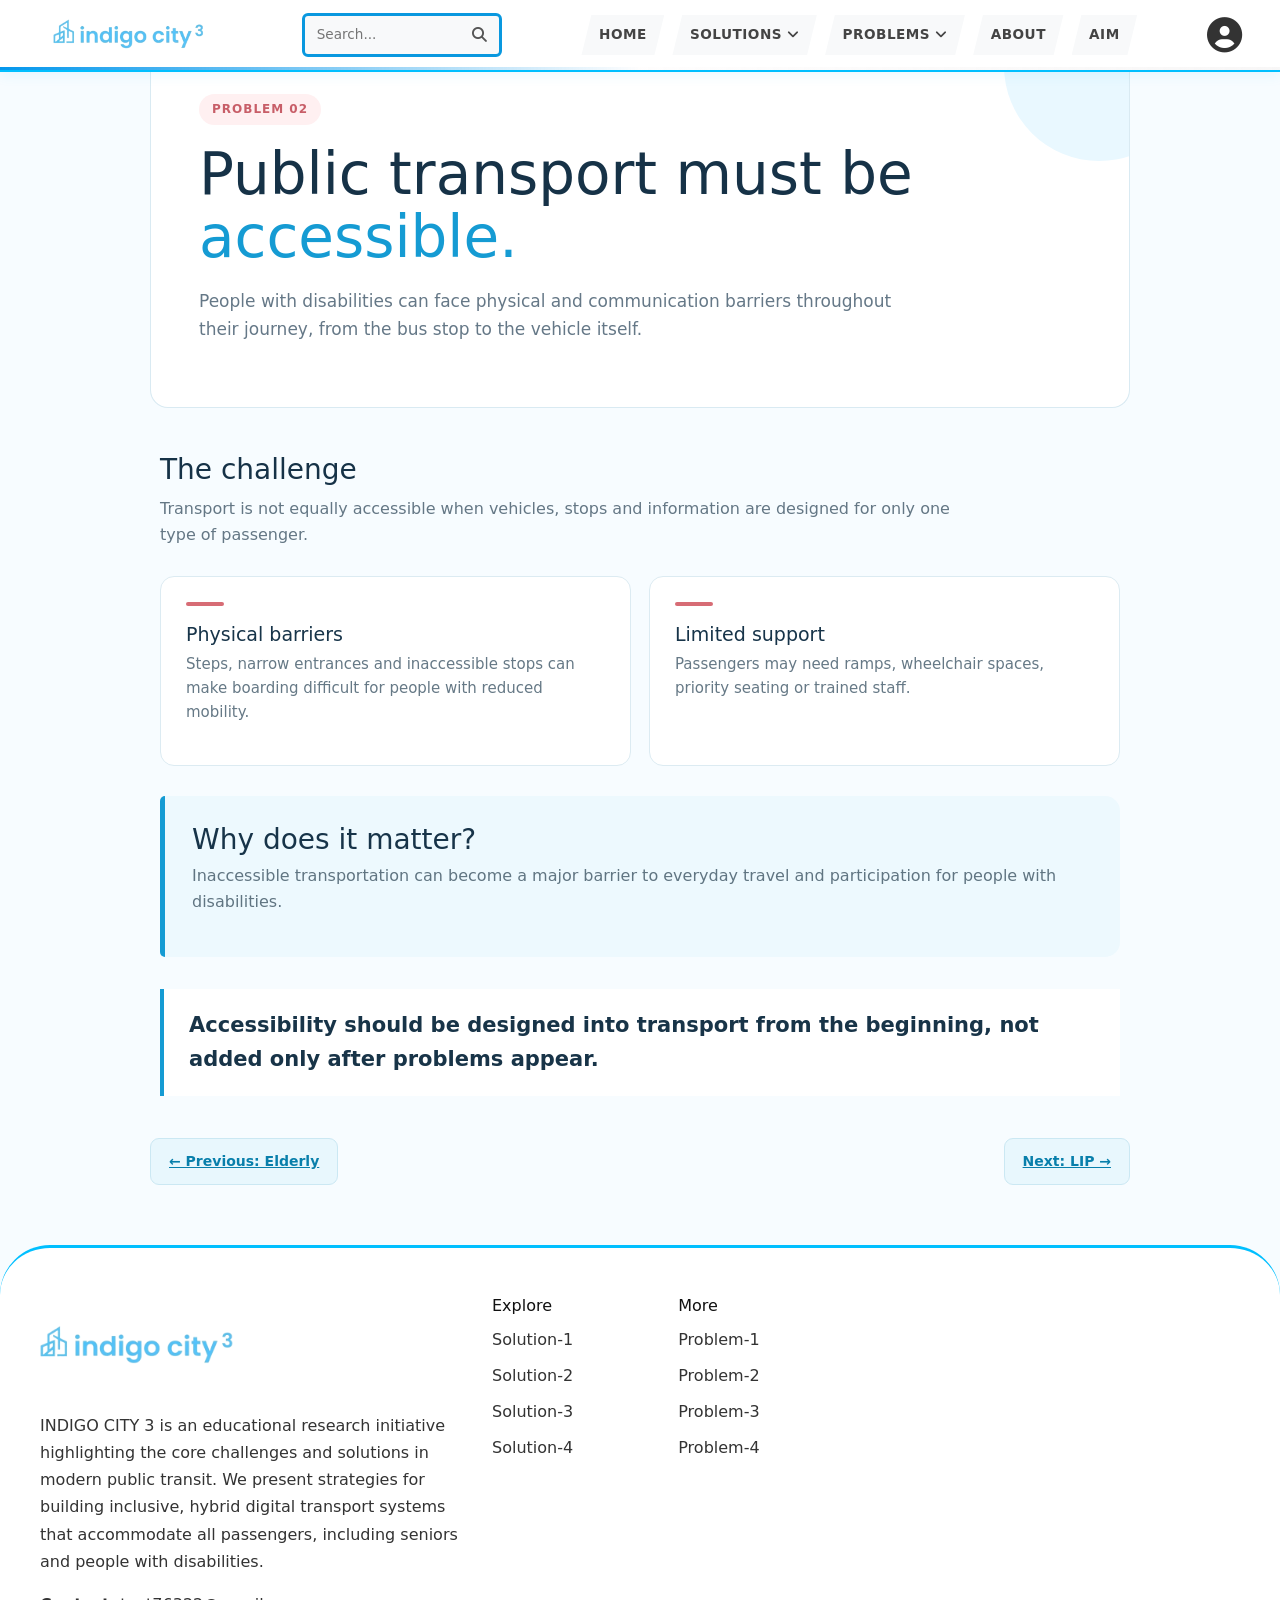
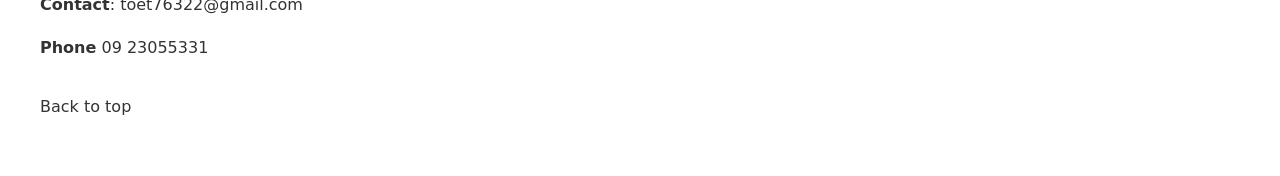
<file: 2.problems-disability.html>
<!DOCTYPE html>
<html lang="en">
<head>
    <meta charset="UTF-8">
    <meta name="viewport" content="width=device-width, initial-scale=1.0">
    <title>INDIGO CITY 3 | Problem 2</title>
<!-- ----------------------Link---------------------------------- -->
    <link href="https://cdn.jsdelivr.net/npm/bootstrap@5.3.3/dist/css/bootstrap.min.css" rel="stylesheet">
    <link rel="stylesheet" href="https://cdnjs.cloudflare.com/ajax/libs/font-awesome/6.4.0/css/all.min.css">
<!-- -----------------------------------CSS---------------------------- -->
    <link rel="stylesheet" href="css/nav-sidebar.css">
    <link rel="stylesheet" href="css/sign-in-up.css">
    <link rel="stylesheet" href="extra-css/back-to-top.css">
    <link rel="stylesheet" href="shan-css/problem.css">
    <link rel="stylesheet" href="css/footer.css">
<!-- ---------------------------------------Web Fav Icon--------------------- -->
    <link rel="shortcut icon" href="img1/id_circle.webp" type="image/x-icon">
</head>


<!-- ------------------------------Start of Main----------------------------------- -->

<body id="top">
<body id="top">

    <input type="checkbox" id="sidebar-toggle">
    <label for="sidebar-toggle" class="overlay"></label>
    <header class="prime-navbar">

        <!-- ----------------------------logo--------------------------------- -->
        <a href="../index.html" class="logo">
            <img src="../img1/id3_text.webp" alt="Prime Blitz logo" oncontextmenu="return false;" ondragstart="return false;" onselectstart="return false;">
            <!-- <span class="brand-name">Prime Blitz</span> -->
        </a>
        <!-- --------------------------end of logo------------------------------ -->

        <!-------------------------------- Desktop Search Bar---------------------------------- -->
        <form action="#" method="GET" class="search-box desktop-search">
            <input type="search" placeholder="Search..." name="search" required>
            <button type="submit" aria-label="Submit Search Query">
                <i class="fa-solid fa-magnifying-glass"></i>
            </button>
        </form>
        <!-- -------------------------------end of desktop search bar-------------------------- -->

        <!-- ----------------------------Desktop Navigation Links ------------------------------>
        <ul class="desktop-menu">
            <li><a href="index.html" >Home</a></li>
            <li class="prime-dropdown">
                <a> Solutions<i class="fa-solid fa-angle-down"></i></a>
                <ul class="prime-dropdown-content">
                    <li><a href="5.solutions-hybrid.html">Solution-1</a></li>
                    <li><a href="6.solutions-accessibility.html">Solution-2</a></li>
                    <li><a href="7.solutions-language.html">Solution-3</a></li>
                    <li><a href="8.solutions-website.html">Solution-4</a></li>
                    
                </ul>
            </li>
            <li class="prime-dropdown">
                <a>Problems <i class="fa-solid fa-angle-down"></i></a>
                <ul class="prime-dropdown-content">
                    <li><a href="1.problems-elderly.html">Problem-1</a></li>
                    <li><a href="2.problems-disability.html" class="drop-active">Problem-2</a></li>
                    <li><a href="3.problems-lip.html">Problem-3</a></li>
                    <li><a href="4.problems-digital.html">Problem-4</a></li>
                </ul>
            </li>
            <li><a href="about.html">About</a></li>
            <li><a href="aim.html">Aim</a></li>

        </ul>
          <!-- -----------------------------------end of desktop navi link---------------------- -->

        <!-- -----------------------Top Right Nav Auth Trigger Icon (Desktop)--------------------- -->
        <div class="auth-container">
            <button commandfor="auth-overlay-panel" command="show-popover" class="auth-trigger-btn" title="Log In / Sign Up">
                <i class="fa-solid fa-circle-user" style="font-size: 2.2rem;"></i>
            </button>
        </div>
        <!-- -------------------------End of Top Right Nav Auth Trigger ------------------------------>

        <!-- ---------------------Hamburger Icon Menu Trigger (Mobile)------------------------ -->
        <label for="sidebar-toggle" class="open-btn" aria-label="Open Mobile Menu Drawer">
            <i class="fa-solid fa-bars"></i>
        </label>
        <!-- ----------------------------End of Ham Icon------------------------------------------ -->
    </header>
   <!-- --------------------------------end of laptop nav view--------------------------------- -->



   <!---------------------- -------------Mobile Drawer Sidebar---------------------- -->
    <aside class="sidebar">
        <div class="sidebar-header">
            <label for="sidebar-toggle" class="close-btn" aria-label="Close Mobile Menu Drawer">
                <i class="fa-solid fa-xmark"></i>
            </label>
 <button commandfor="auth-overlay-panel" command="show-popover" class="mobile-auth sidebar-auth-trigger" title="Log In / Sign Up">
                <i class="fa-solid fa-circle-user" style="font-size: 2.8rem;"></i>
            </button>
            <!-- ----------------------Mobile Sign IN | UP ------------------------------ -->
         
        </div>
        
        <!-- ----------------------------Mobile Search Bar -------------------------->
        <form action="#" method="GET" class="mobile-search">
            <input type="search" placeholder="Search website..." name="search" required>
            <button type="submit" aria-label="Submit Search Query">
                <i class="fa-solid fa-magnifying-glass"></i>
            </button>
        </form>

        <!------------------------------ Mobile Drawer Navigation Links----------------------------- -->
        <header class="sidebar-nav">
            <a href="index.html">Home</a>
            <details class="mobile-dropdown">
                <summary>Solutions</summary>
                <div class="mobile-dropdown-content">
                    <a href="5.solutions-hybrid.html">Solution-2</a>
                     <a href="6.solutions-accessibility.html">Solution-2</a>
                    <a href="7.solutions-language.html">Solution-2</a>

                     <a href="8.solutions-website.html">Solution-2</a>
   
                </div>
            </details>

            <details class="mobile-dropdown">
                <summary>Problems</summary>
                <div class="mobile-dropdown-content">
                    <a href="1.problems-elderly.html">Problem-1</a>
                    <a href="2.problems-disability.html" class="drop-active">Problem-2</a>
                    <a href="3.problems-lip.html">Problem-3</a>
                    <a href="4.problems-digital.html">Problem-4</a>
                </div>
            </details>

            <a href="about.html">About</a>
            <a href="aim.html">Aim</a>

          
        </header>
    </aside>
<!----------------------------------------- start of sign in up--------------------------------------------------------------- -->
 
    <main id="auth-overlay-panel" popover class="auth-page-wrapper">
        
        <button popovertarget="auth-overlay-panel" popovertargetaction="hide" class="modal-close-cross" aria-label="Close Authentication Panel">
            <i class="fa-solid fa-xmark"></i>
        </button>

        <!-- Hidden Checkbox for Form Switch Slide Animation Toggle -->
        <input type="checkbox" id="auth-panel-switcher" class="auth-toggle-trigger">
        
        <div class="auth-display-card">
            
            <div class="auth-forms-holder">
                
                <!-- Registration  Sign Up Form Panel  -->
                <form action="#" method="get" class="auth-form-column side-signup">
                    <div class="form-content-wrapper">
                        <h1 class="auth-heading">Create Account</h1>
                        <p class="auth-lead">Register an email for Prime-Blitz</p>
                        
                        <div class="auth-core-form">
                            <div class="auth-input-row">
                                <label class="auth-field-label">Full Name</label>
                                <input type="text" placeholder="Your name" required autocomplete="name">
                            </div>
                            <div class="auth-input-row">
                                <label class="auth-field-label">Email Address</label>
                                <input type="email" placeholder="name@example.com" required autocomplete="email">
                            </div>
                            <div class="auth-input-row">
                                <label class="auth-field-label">Password</label>
                                <input type="password" placeholder="Create strong password" required autocomplete="new-password">
                            </div>
                            <button type="submit" class="auth-btn btn-dark">Sign Up</button>
                        </div>
                        
                        <!-- Mobile Responsive Alternative Switch Trigger Link -->
                        <div class="auth-mobile-switch-notice">
                            <p>Already have an account? <label for="auth-panel-switcher" class="auth-action-link">Sign In</label></p>
                        </div>
                    </div>
                </form>

                <!-- Session Authentication Sign In Form Panel -->
                <form action="#" method="get" class="auth-form-column side-signin">
                    <div class="form-content-wrapper">
                        <h1 class="auth-heading">Welcome Back</h1>
                        <p class="auth-lead">Sign in to your account to access your workspace portal.</p>
                        
                        <div class="auth-core-form">
                            <div class="auth-input-row">
                                <label class="auth-field-label">Email Address</label>
                                <input type="email" placeholder="name@example.com" required autocomplete="email">
                            </div>
                            <div class="auth-input-row">
                                <div class="auth-label-split">
                                    <label class="auth-field-label">Password</label>
                                    <a href="#" class="auth-inline-link">Forgot password?</a>
                                </div>
                                <input type="password" placeholder="Enter your password" required autocomplete="current-password">
                            </div>
                            <button type="submit" class="auth-btn btn-blue">Sign In</button>
                        </div>
                        
                        <!-- Mobile Responsive Alternative Switch Trigger Link -->
                        <div class="auth-mobile-switch-notice">
                            <p>Don't have an account? <label for="auth-panel-switcher" class="auth-action-link">Sign Up</label></p>
                        </div>
                    </div>
                </form>

            </div>

            <!-- Sliding Desktop Interactive Visual Curtain Panel Layer -->
            <div class="auth-overlay-curtain">
                <div class="auth-curtain-inner">
                    
                    <!-- Left Slide Text Message Area Component -->
                    <div class="curtain-message curtain-msg-left">
                        <h2>Prime blitz</h2>
                        <p>Lorem ipsum dolor sit amet consectetur adipisicing elit. Quisquam, quod.</p>
                        <label for="auth-panel-switcher" class="curtain-toggle-btn">Go To Sign Up</label>
                    </div>

                    <!-- Right Slide Text Message Area Component -->
                    <div class="curtain-message curtain-msg-right">
                        <h2>prime blitz</h2>
                        <p>Lorem ipsum dolor sit amet consectetur adipisicing elit. Quisquam, quod.</p>
                        <label for="auth-panel-switcher" class="curtain-toggle-btn">Go To Sign In</label>
                    </div>

                </div>
            </div>

        </div>
    </main>

<!-------------------------------------- end of sign in sig up---------------------------------------------------- -->

    <!-- start body here -->
     <!--||||||||||||||||||||||||||||| back to top button|||||||||||||||||||||||| -->
<a href="#top" class="back-to-top">↑</a> 


<main class="shan-page">

    <section class="shan-problem-hero">

        <span class="shan-problem-number">
            PROBLEM 02
        </span>

        <h1 class="shan-problem-title">
            Public transport must be
            <span>accessible.</span>
        </h1>

        <p class="shan-problem-intro">
            People with disabilities can face physical and communication
            barriers throughout their journey, from the bus stop to the
            vehicle itself.
        </p>

    </section>


    <section class="shan-problem-content">

        <h2 class="shan-problem-heading">
            The challenge
        </h2>

        <p class="shan-problem-text">
            Transport is not equally accessible when vehicles, stops
            and information are designed for only one type of passenger.
        </p>


        <div class="shan-problem-grid">

            <article class="shan-problem-card">

                <div class="shan-problem-line"></div>

                <h3>Physical barriers</h3>

                <p>
                    Steps, narrow entrances and inaccessible stops can
                    make boarding difficult for people with reduced mobility.
                </p>

            </article>


            <article class="shan-problem-card">

                <div class="shan-problem-line"></div>

                <h3>Limited support</h3>

                <p>
                    Passengers may need ramps, wheelchair spaces, priority
                    seating or trained staff.
                </p>

            </article>

        </div>


        <div class="shan-problem-impact">

            <h3>Why does it matter?</h3>

            <p>
                Inaccessible transportation can become a major barrier
                to everyday travel and participation for people with
                disabilities.
            </p>

        </div>


        <p class="shan-problem-quote">
            Accessibility should be designed into transport from the
            beginning, not added only after problems appear.
        </p>

    </section>


    <div class="shan-problem-links">

        <a href="1.problems-elderly.html">
            ← Previous: Elderly
        </a>

        <a href="3.problems-lip.html">
            Next: LIP →
        </a>

    </div>

</main>


 
<!-- -------------------end of feed back |  main content  | nav  | ------------------------------------------- -->

      <!-- Footer -->
    <footer class="page-footer">
        <div class="footer-top">
            <div class="footer-brand">
                <img src="../img1/id3_text.webp" alt="Prime Blitz Logo" class="footer-logo" oncontextmenu="return false;" ondragstart="return false;" onselectstart="return false;">
                <p>
                    INDIGO CITY 3 is an educational research initiative highlighting the core challenges and solutions in modern public transit. We present strategies for building inclusive, hybrid digital transport systems that accommodate all passengers, including seniors and people with disabilities.
                </p>
                <p><strong>Contact</strong>: toet76322@gmail.com</p>
                <p><strong>Phone</strong> 09 23055331</p>
                <a href="#top">Back to top</a>
            </div>
            <div class="footer-links">
                <div>
                    <h3>Explore</h3>
                    <a href="5.solutions-hybrid.html">Solution-1</a>
                    <a href="6.solutions-accessibility.html">Solution-2</a>
                    <a href="7.solutions-language.html">Solution-3</a>
                    <a href="8.solutions-website.html">Solution-4</a>
                </div>
                <div id="faq">
                    <h3>More</h3>
                    <a href="1.problems-elderly.html">Problem-1</a>
                    <a href="2.problems-disability.html">Problem-2</a>
                    <a href="3.problems-lip.html">Problem-3</a>
                    <a href="4.problems-digital.html">Problem-4</a>
                </div>
            </div>
        </div>
    </footer>

    <script src="https://cdn.jsdelivr.net/npm/bootstrap@5.3.3/dist/js/bootstrap.bundle.min.js"></script>
</body>
</html>
</file>
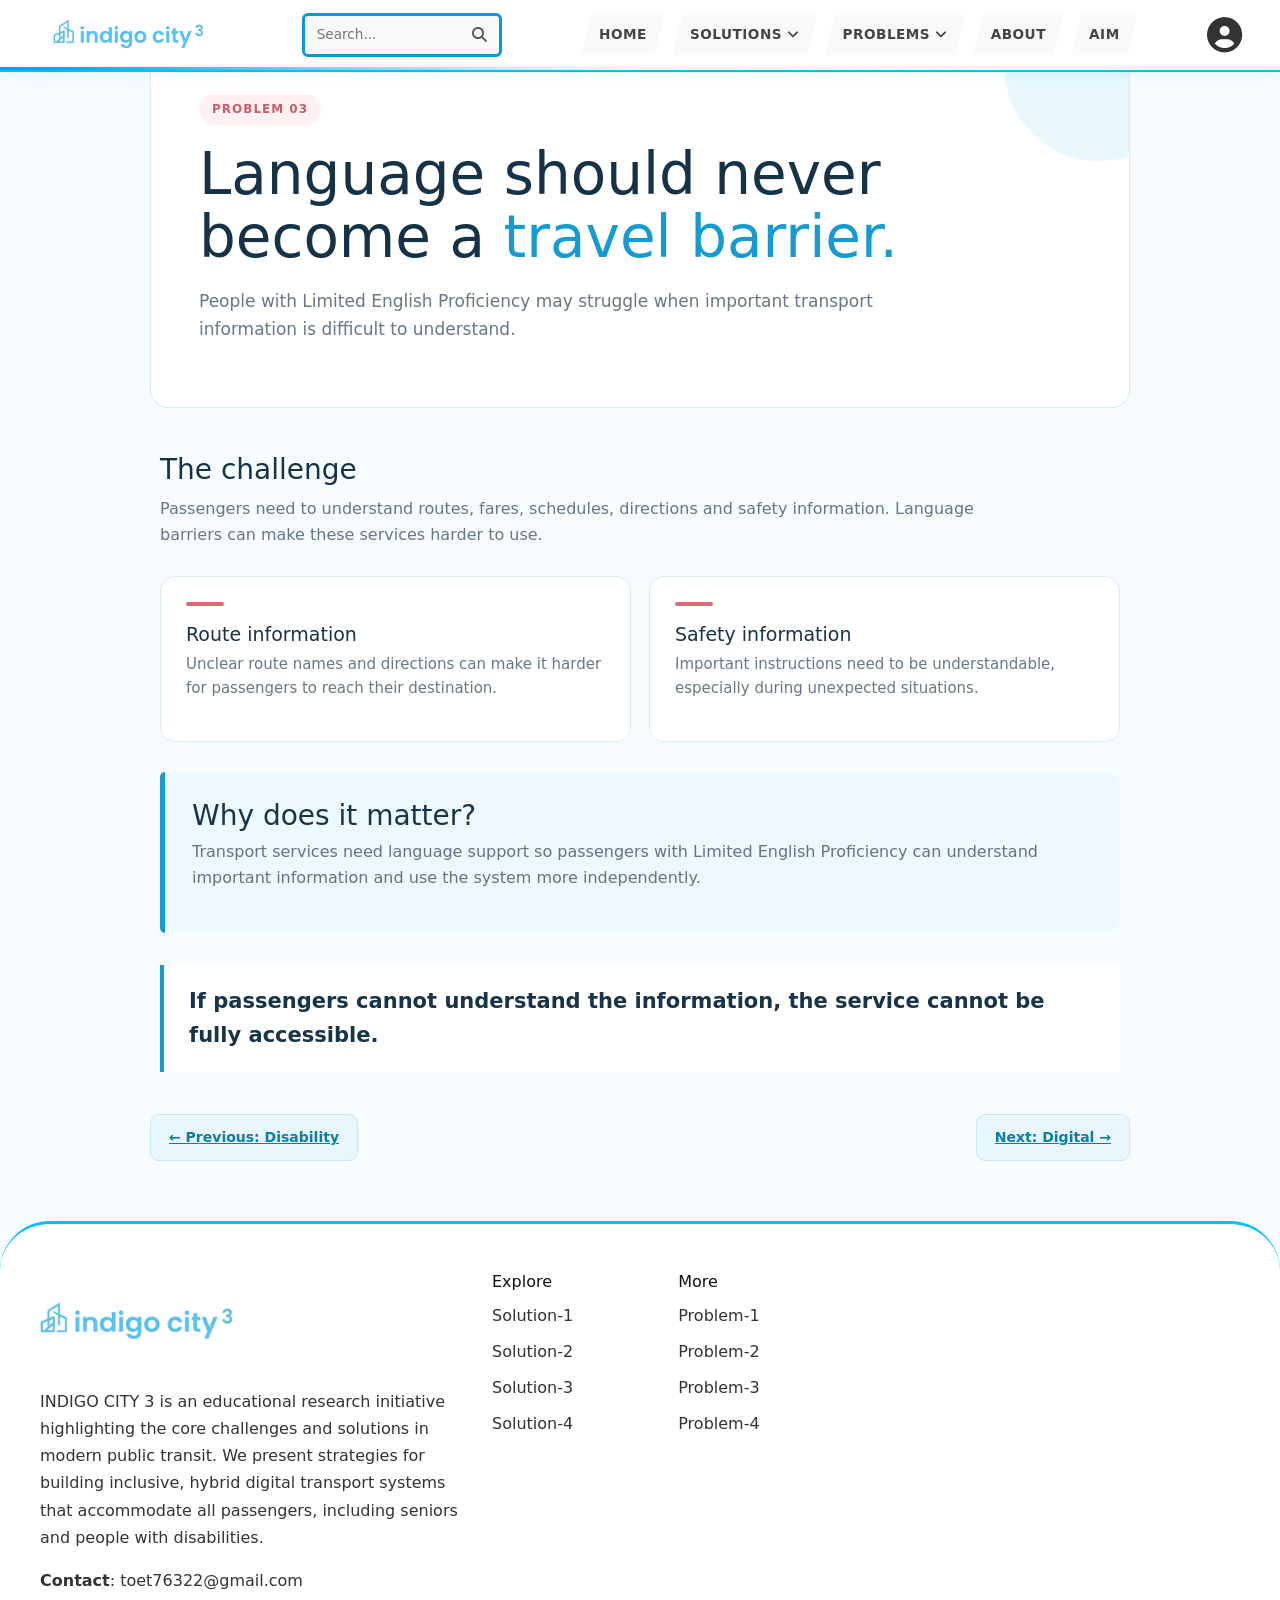
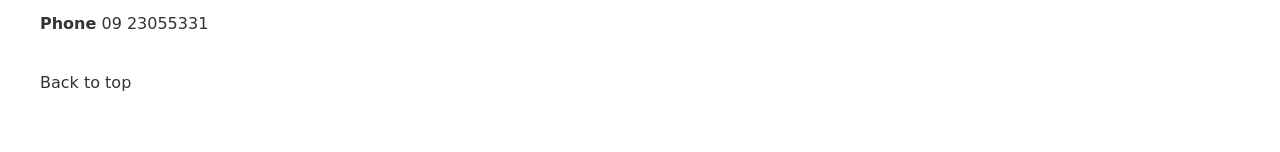
<file: 3.problems-lip.html>
<!DOCTYPE html>
<html lang="en">
<head>
    <meta charset="UTF-8">
    <meta name="viewport" content="width=device-width, initial-scale=1.0">
    <title>INDIGO CITY 3 | Problem 3</title>
<!-- ----------------------Link---------------------------------- -->
    <link href="https://cdn.jsdelivr.net/npm/bootstrap@5.3.3/dist/css/bootstrap.min.css" rel="stylesheet">
    <link rel="stylesheet" href="https://cdnjs.cloudflare.com/ajax/libs/font-awesome/6.4.0/css/all.min.css">
<!-- -----------------------------------CSS---------------------------- -->
    <link rel="stylesheet" href="css/nav-sidebar.css">
    <link rel="stylesheet" href="css/sign-in-up.css">
    <link rel="stylesheet" href="extra-css/back-to-top.css">
    <link rel="stylesheet" href="shan-css/problem.css">
    <link rel="stylesheet" href="css/footer.css">
<!-- ---------------------------------------Web Fav Icon--------------------- -->
    <link rel="shortcut icon" href="img1/id_circle.webp" type="image/x-icon">
</head>


<!-- ------------------------------Start of Main----------------------------------- -->

<body id="top">
     <input type="checkbox" id="sidebar-toggle">
    <label for="sidebar-toggle" class="overlay"></label>
    <header class="prime-navbar">

        <!-- ----------------------------logo--------------------------------- -->
        <a href="../index.html" class="logo">
            <img src="../img1/id3_text.webp" alt="Prime Blitz logo" oncontextmenu="return false;" ondragstart="return false;" onselectstart="return false;">
            <!-- <span class="brand-name">Prime Blitz</span> -->
        </a>
        <!-- --------------------------end of logo------------------------------ -->

        <!-------------------------------- Desktop Search Bar---------------------------------- -->
        <form action="#" method="GET" class="search-box desktop-search">
            <input type="search" placeholder="Search..." name="search" required>
            <button type="submit" aria-label="Submit Search Query">
                <i class="fa-solid fa-magnifying-glass"></i>
            </button>
        </form>
        <!-- -------------------------------end of desktop search bar-------------------------- -->

        <!-- ----------------------------Desktop Navigation Links ------------------------------>
        <ul class="desktop-menu">
            <li><a href="index.html" >Home</a></li>
            <li class="prime-dropdown">
                <a> Solutions<i class="fa-solid fa-angle-down"></i></a>
                <ul class="prime-dropdown-content">
                    <li><a href="5.solutions-hybrid.html">Solution-1</a></li>
                    <li><a href="6.solutions-accessibility.html">Solution-2</a></li>
                    <li><a href="7.solutions-language.html">Solution-3</a></li>
                    <li><a href="8.solutions-website.html">Solution-4</a></li>
                    
                </ul>
            </li>
            <li class="prime-dropdown">
                <a>Problems <i class="fa-solid fa-angle-down"></i></a>
                <ul class="prime-dropdown-content">
                    <li><a href="1.problems-elderly.html">Problem-1</a></li>
                    <li><a href="2.problems-disability.html">Problem-2</a></li>
                    <li><a href="3.problems-lip.html" class="drop-active">Problem-3</a></li>
                    <li><a href="4.problems-digital.html">Problem-4</a></li>
                </ul>
            </li>
            <li><a href="about.html">About</a></li>
            <li><a href="aim.html">Aim</a></li>

        </ul>
          <!-- -----------------------------------end of desktop navi link---------------------- -->

        <!-- -----------------------Top Right Nav Auth Trigger Icon (Desktop)--------------------- -->
        <div class="auth-container">
            <button commandfor="auth-overlay-panel" command="show-popover" class="auth-trigger-btn" title="Log In / Sign Up">
                <i class="fa-solid fa-circle-user" style="font-size: 2.2rem;"></i>
            </button>
        </div>
        <!-- -------------------------End of Top Right Nav Auth Trigger ------------------------------>

        <!-- ---------------------Hamburger Icon Menu Trigger (Mobile)------------------------ -->
        <label for="sidebar-toggle" class="open-btn" aria-label="Open Mobile Menu Drawer">
            <i class="fa-solid fa-bars"></i>
        </label>
        <!-- ----------------------------End of Ham Icon------------------------------------------ -->
    </header>
   <!-- --------------------------------end of laptop nav view--------------------------------- -->



   <!---------------------- -------------Mobile Drawer Sidebar---------------------- -->
    <aside class="sidebar">
        <div class="sidebar-header">
            <label for="sidebar-toggle" class="close-btn" aria-label="Close Mobile Menu Drawer">
                <i class="fa-solid fa-xmark"></i>
            </label>
 <button commandfor="auth-overlay-panel" command="show-popover" class="mobile-auth sidebar-auth-trigger" title="Log In / Sign Up">
                <i class="fa-solid fa-circle-user" style="font-size: 2.8rem;"></i>
            </button>
            <!-- ----------------------Mobile Sign IN | UP ------------------------------ -->
         
        </div>
        
        <!-- ----------------------------Mobile Search Bar -------------------------->
        <form action="#" method="GET" class="mobile-search">
            <input type="search" placeholder="Search website..." name="search" required>
            <button type="submit" aria-label="Submit Search Query">
                <i class="fa-solid fa-magnifying-glass"></i>
            </button>
        </form>

        <!------------------------------ Mobile Drawer Navigation Links----------------------------- -->
        <header class="sidebar-nav">
            <a href="index.html">Home</a>
            <details class="mobile-dropdown">
                <summary>Solutions</summary>
                <div class="mobile-dropdown-content">
                    <a href="5.solutions-hybrid.html">Solution-2</a>
                     <a href="6.solutions-accessibility.html">Solution-2</a>
                    <a href="7.solutions-language.html">Solution-2</a>

                     <a href="8.solutions-website.html">Solution-2</a>
   
                </div>
            </details>

            <details class="mobile-dropdown">
                <summary>Problems</summary>
                <div class="mobile-dropdown-content">
                    <a href="1.problems-elderly.html">Problem-1</a>
                    <a href="2.problems-disability.html">Problem-2</a>
                    <a href="3.problems-lip.html" class="drop-active">Problem-3</a>
                    <a href="4.problems-digital.html">Problem-4</a>
                </div>
            </details>

            <a href="about.html">About</a>
            <a href="aim.html">Aim</a>

          
        </header>
    </aside>
<!-- ---------------------------------------------End of mobile nav aka side bar-------------------------------------- -->


<!----------------------------------------- start of sign in up--------------------------------------------------------------- -->
 
    <main id="auth-overlay-panel" popover class="auth-page-wrapper">
        
        <button popovertarget="auth-overlay-panel" popovertargetaction="hide" class="modal-close-cross" aria-label="Close Authentication Panel">
            <i class="fa-solid fa-xmark"></i>
        </button>

        <!-- Hidden Checkbox for Form Switch Slide Animation Toggle -->
        <input type="checkbox" id="auth-panel-switcher" class="auth-toggle-trigger">
        
        <div class="auth-display-card">
            
            <div class="auth-forms-holder">
                
                <!-- Registration  Sign Up Form Panel  -->
                <form action="#" method="get" class="auth-form-column side-signup">
                    <div class="form-content-wrapper">
                        <h1 class="auth-heading">Create Account</h1>
                        <p class="auth-lead">Register an email for Prime-Blitz</p>
                        
                        <div class="auth-core-form">
                            <div class="auth-input-row">
                                <label class="auth-field-label">Full Name</label>
                                <input type="text" placeholder="Your name" required autocomplete="name">
                            </div>
                            <div class="auth-input-row">
                                <label class="auth-field-label">Email Address</label>
                                <input type="email" placeholder="name@example.com" required autocomplete="email">
                            </div>
                            <div class="auth-input-row">
                                <label class="auth-field-label">Password</label>
                                <input type="password" placeholder="Create strong password" required autocomplete="new-password">
                            </div>
                            <button type="submit" class="auth-btn btn-dark">Sign Up</button>
                        </div>
                        
                        <!-- Mobile Responsive Alternative Switch Trigger Link -->
                        <div class="auth-mobile-switch-notice">
                            <p>Already have an account? <label for="auth-panel-switcher" class="auth-action-link">Sign In</label></p>
                        </div>
                    </div>
                </form>

                <!-- Session Authentication Sign In Form Panel -->
                <form action="#" method="get" class="auth-form-column side-signin">
                    <div class="form-content-wrapper">
                        <h1 class="auth-heading">Welcome Back</h1>
                        <p class="auth-lead">Sign in to your account to access your workspace portal.</p>
                        
                        <div class="auth-core-form">
                            <div class="auth-input-row">
                                <label class="auth-field-label">Email Address</label>
                                <input type="email" placeholder="name@example.com" required autocomplete="email">
                            </div>
                            <div class="auth-input-row">
                                <div class="auth-label-split">
                                    <label class="auth-field-label">Password</label>
                                    <a href="#" class="auth-inline-link">Forgot password?</a>
                                </div>
                                <input type="password" placeholder="Enter your password" required autocomplete="current-password">
                            </div>
                            <button type="submit" class="auth-btn btn-blue">Sign In</button>
                        </div>
                        
                        <!-- Mobile Responsive Alternative Switch Trigger Link -->
                        <div class="auth-mobile-switch-notice">
                            <p>Don't have an account? <label for="auth-panel-switcher" class="auth-action-link">Sign Up</label></p>
                        </div>
                    </div>
                </form>

            </div>

            <!-- Sliding Desktop Interactive Visual Curtain Panel Layer -->
            <div class="auth-overlay-curtain">
                <div class="auth-curtain-inner">
                    
                    <!-- Left Slide Text Message Area Component -->
                    <div class="curtain-message curtain-msg-left">
                        <h2>Prime blitz</h2>
                        <p>Lorem ipsum dolor sit amet consectetur adipisicing elit. Quisquam, quod.</p>
                        <label for="auth-panel-switcher" class="curtain-toggle-btn">Go To Sign Up</label>
                    </div>

                    <!-- Right Slide Text Message Area Component -->
                    <div class="curtain-message curtain-msg-right">
                        <h2>prime blitz</h2>
                        <p>Lorem ipsum dolor sit amet consectetur adipisicing elit. Quisquam, quod.</p>
                        <label for="auth-panel-switcher" class="curtain-toggle-btn">Go To Sign In</label>
                    </div>

                </div>
            </div>

        </div>
    </main>

<!-------------------------------------- end of sign in sig up---------------------------------------------------- -->

    <!-- start body here -->
     <!--||||||||||||||||||||||||||||| back to top button|||||||||||||||||||||||| -->
<a href="#top" class="back-to-top">↑</a> 


<main class="shan-page">

    <section class="shan-problem-hero">

        <span class="shan-problem-number">
            PROBLEM 03
        </span>

        <h1 class="shan-problem-title">
            Language should never become a
            <span>travel barrier.</span>
        </h1>

        <p class="shan-problem-intro">
            People with Limited English Proficiency may struggle when
            important transport information is difficult to understand.
        </p>

    </section>


    <section class="shan-problem-content">

        <h2 class="shan-problem-heading">
            The challenge
        </h2>

        <p class="shan-problem-text">
            Passengers need to understand routes, fares, schedules,
            directions and safety information. Language barriers can
            make these services harder to use.
        </p>


        <div class="shan-problem-grid">

            <article class="shan-problem-card">

                <div class="shan-problem-line"></div>

                <h3>Route information</h3>

                <p>
                    Unclear route names and directions can make it harder
                    for passengers to reach their destination.
                </p>

            </article>


            <article class="shan-problem-card">

                <div class="shan-problem-line"></div>

                <h3>Safety information</h3>

                <p>
                    Important instructions need to be understandable,
                    especially during unexpected situations.
                </p>

            </article>

        </div>


        <div class="shan-problem-impact">

            <h3>Why does it matter?</h3>

            <p>
                Transport services need language support so passengers
                with Limited English Proficiency can understand important
                information and use the system more independently.
            </p>

        </div>


        <p class="shan-problem-quote">
            If passengers cannot understand the information, the service
            cannot be fully accessible.
        </p>

    </section>


    <div class="shan-problem-links">

        <a href="2.problems-disability.html">
            ← Previous: Disability
        </a>

        <a href="4.problems-digital.html">
            Next: Digital →
        </a>

    </div>

</main>


 
<!-- -------------------end of feed back |  main content  | nav  | ------------------------------------------- -->

      <!-- Footer -->
    <footer class="page-footer">
        <div class="footer-top">
            <div class="footer-brand">
                <img src="../img1/id3_text.webp" alt="Prime Blitz Logo" class="footer-logo" oncontextmenu="return false;" ondragstart="return false;" onselectstart="return false;">
                <p>
                    INDIGO CITY 3 is an educational research initiative highlighting the core challenges and solutions in modern public transit. We present strategies for building inclusive, hybrid digital transport systems that accommodate all passengers, including seniors and people with disabilities.
                </p>
                <p><strong>Contact</strong>: toet76322@gmail.com</p>
                <p><strong>Phone</strong> 09 23055331</p>
                <a href="#top">Back to top</a>
            </div>
            <div class="footer-links">
                <div>
                    <h3>Explore</h3>
                    <a href="5.solutions-hybrid.html">Solution-1</a>
                    <a href="6.solutions-accessibility.html">Solution-2</a>
                    <a href="7.solutions-language.html">Solution-3</a>
                    <a href="8.solutions-website.html">Solution-4</a>
                </div>
                <div id="faq">
                    <h3>More</h3>
                    <a href="1.problems-elderly.html">Problem-1</a>
                    <a href="2.problems-disability.html">Problem-2</a>
                    <a href="3.problems-lip.html">Problem-3</a>
                    <a href="4.problems-digital.html">Problem-4</a>
                </div>
            </div>
        </div>
    </footer>

    <script src="https://cdn.jsdelivr.net/npm/bootstrap@5.3.3/dist/js/bootstrap.bundle.min.js"></script>
</body>
</html>
</file>
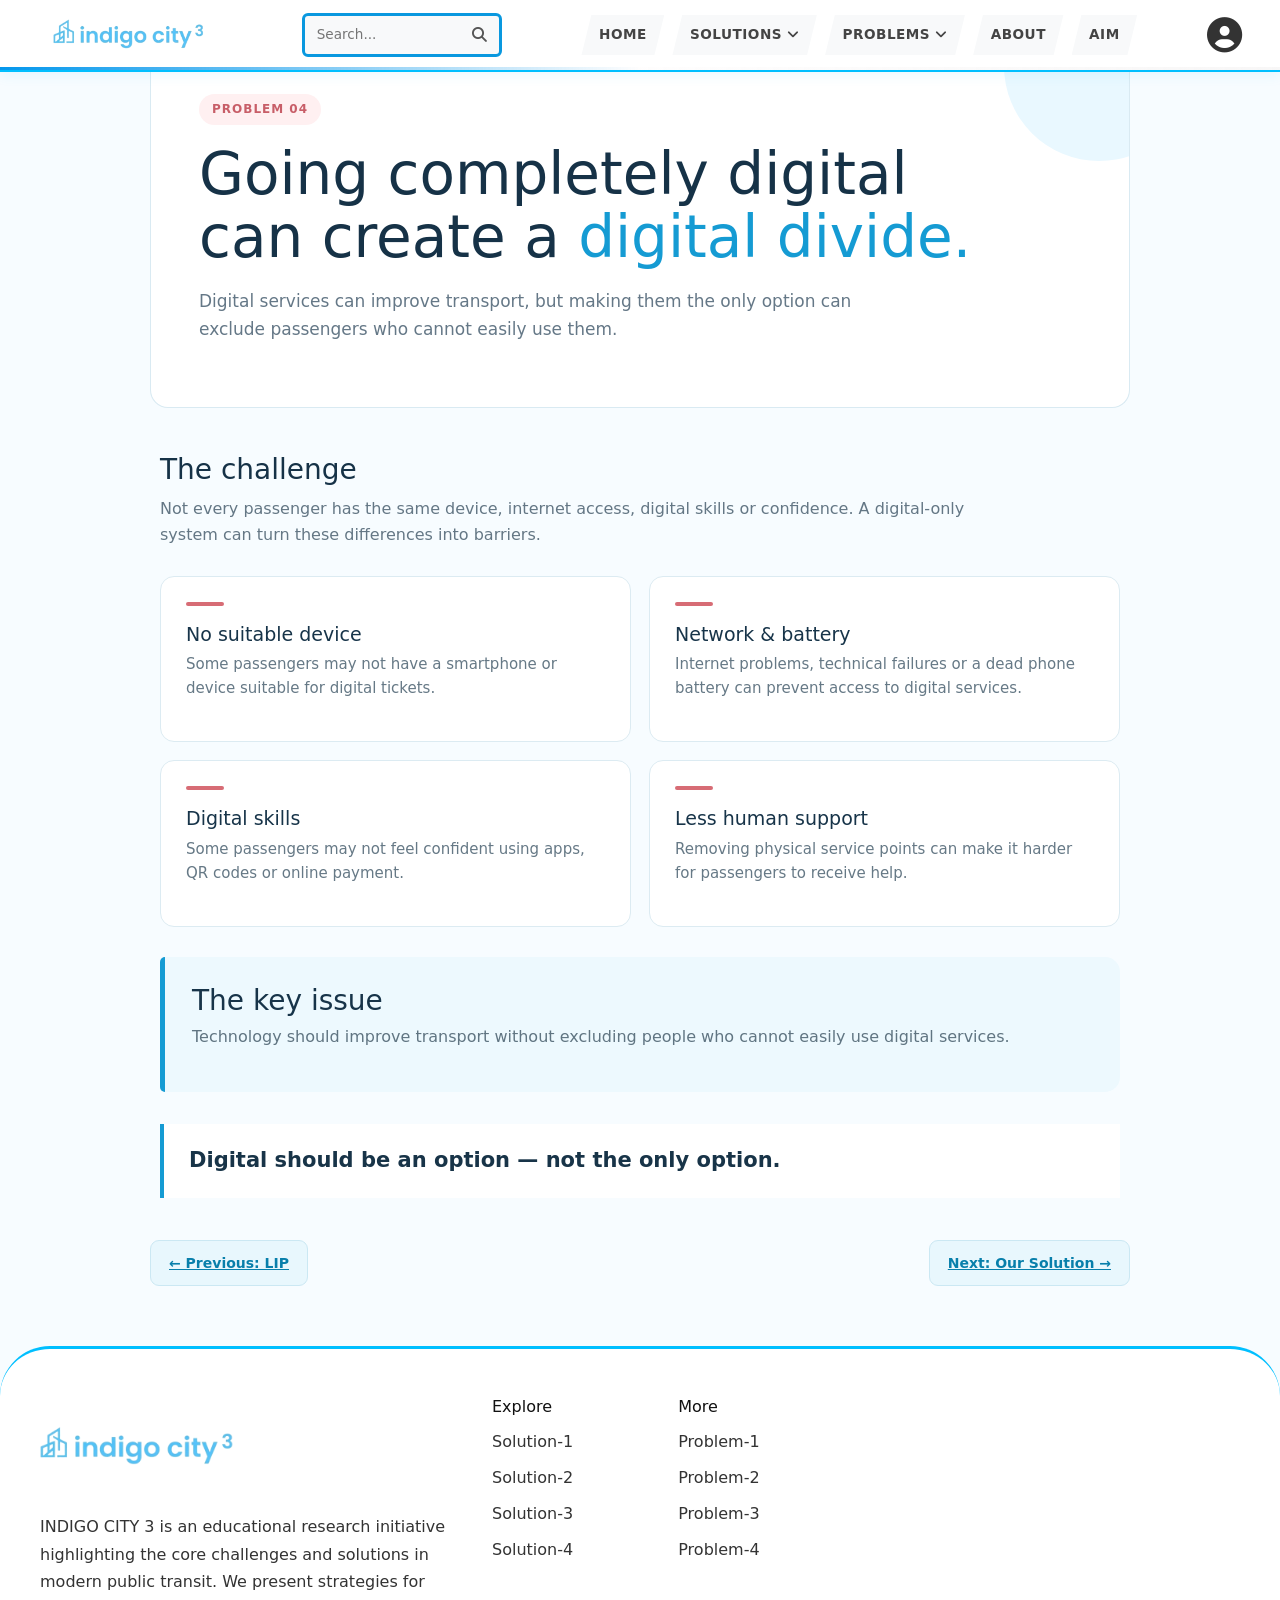
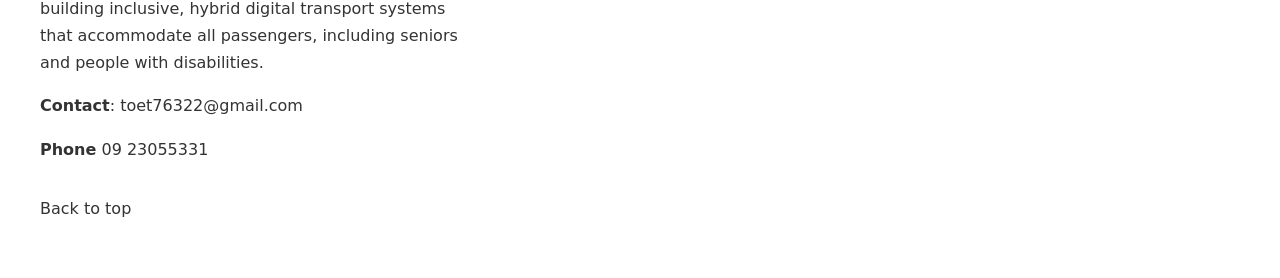
<file: 4.problems-digital.html>
<!DOCTYPE html>
<html lang="en">
<head>
    <meta charset="UTF-8">
    <meta name="viewport" content="width=device-width, initial-scale=1.0">
    <title>INDIGO CITY 3 | Problem 4</title>
<!-- ----------------------Link---------------------------------- -->
    <link href="https://cdn.jsdelivr.net/npm/bootstrap@5.3.3/dist/css/bootstrap.min.css" rel="stylesheet">
    <link rel="stylesheet" href="https://cdnjs.cloudflare.com/ajax/libs/font-awesome/6.4.0/css/all.min.css">
<!-- -----------------------------------CSS---------------------------- -->
    <link rel="stylesheet" href="css/nav-sidebar.css">
    <link rel="stylesheet" href="css/sign-in-up.css">
    <link rel="stylesheet" href="extra-css/back-to-top.css">
    <link rel="stylesheet" href="shan-css/problem.css">
    <link rel="stylesheet" href="css/footer.css">
<!-- ---------------------------------------Web Fav Icon--------------------- -->
    <link rel="shortcut icon" href="img1/id_circle.webp" type="image/x-icon">
</head>


<!-- ------------------------------Start of Main----------------------------------- -->

<body id="top">
    <input type="checkbox" id="sidebar-toggle">
    <label for="sidebar-toggle" class="overlay"></label>
    <header class="prime-navbar">

        <!-- ----------------------------logo--------------------------------- -->
        <a href="../index.html" class="logo">
            <img src="../img1/id3_text.webp" alt="Prime Blitz logo" oncontextmenu="return false;" ondragstart="return false;" onselectstart="return false;">
            <!-- <span class="brand-name">Prime Blitz</span> -->
        </a>
        <!-- --------------------------end of logo------------------------------ -->

        <!-------------------------------- Desktop Search Bar---------------------------------- -->
        <form action="#" method="GET" class="search-box desktop-search">
            <input type="search" placeholder="Search..." name="search" required>
            <button type="submit" aria-label="Submit Search Query">
                <i class="fa-solid fa-magnifying-glass"></i>
            </button>
        </form>
        <!-- -------------------------------end of desktop search bar-------------------------- -->

        <!-- ----------------------------Desktop Navigation Links ------------------------------>
        <ul class="desktop-menu">
            <li><a href="index.html" >Home</a></li>
            <li class="prime-dropdown">
                <a> Solutions<i class="fa-solid fa-angle-down"></i></a>
                <ul class="prime-dropdown-content">
                    <li><a href="5.solutions-hybrid.html">Solution-1</a></li>
                    <li><a href="6.solutions-accessibility.html">Solution-2</a></li>
                    <li><a href="7.solutions-language.html">Solution-3</a></li>
                    <li><a href="8.solutions-website.html">Solution-4</a></li>
                    
                </ul>
            </li>
            <li class="prime-dropdown">
                <a>Problems <i class="fa-solid fa-angle-down"></i></a>
                <ul class="prime-dropdown-content">
                    <li><a href="1.problems-elderly.html">Problem-1</a></li>
                    <li><a href="2.problems-disability.html">Problem-2</a></li>
                    <li><a href="3.problems-lip.html">Problem-3</a></li>
                    <li><a href="4.problems-digital.html" class="drop-active">Problem-4</a></li>
                </ul>
            </li>
            <li><a href="about.html">About</a></li>
            <li><a href="aim.html">Aim</a></li>

        </ul>
          <!-- -----------------------------------end of desktop navi link---------------------- -->

        <!-- -----------------------Top Right Nav Auth Trigger Icon (Desktop)--------------------- -->
        <div class="auth-container">
            <button commandfor="auth-overlay-panel" command="show-popover" class="auth-trigger-btn" title="Log In / Sign Up">
                <i class="fa-solid fa-circle-user" style="font-size: 2.2rem;"></i>
            </button>
        </div>
        <!-- -------------------------End of Top Right Nav Auth Trigger ------------------------------>

        <!-- ---------------------Hamburger Icon Menu Trigger (Mobile)------------------------ -->
        <label for="sidebar-toggle" class="open-btn" aria-label="Open Mobile Menu Drawer">
            <i class="fa-solid fa-bars"></i>
        </label>
        <!-- ----------------------------End of Ham Icon------------------------------------------ -->
    </header>
   <!-- --------------------------------end of laptop nav view--------------------------------- -->



   <!---------------------- -------------Mobile Drawer Sidebar---------------------- -->
    <aside class="sidebar">
        <div class="sidebar-header">
            <label for="sidebar-toggle" class="close-btn" aria-label="Close Mobile Menu Drawer">
                <i class="fa-solid fa-xmark"></i>
            </label>
 <button commandfor="auth-overlay-panel" command="show-popover" class="mobile-auth sidebar-auth-trigger" title="Log In / Sign Up">
                <i class="fa-solid fa-circle-user" style="font-size: 2.8rem;"></i>
            </button>
            <!-- ----------------------Mobile Sign IN | UP ------------------------------ -->
         
        </div>
        
        <!-- ----------------------------Mobile Search Bar -------------------------->
        <form action="#" method="GET" class="mobile-search">
            <input type="search" placeholder="Search website..." name="search" required>
            <button type="submit" aria-label="Submit Search Query">
                <i class="fa-solid fa-magnifying-glass"></i>
            </button>
        </form>

        <!------------------------------ Mobile Drawer Navigation Links----------------------------- -->
        <header class="sidebar-nav">
            <a href="index.html">Home</a>
            <details class="mobile-dropdown">
                <summary>Solutions</summary>
                <div class="mobile-dropdown-content">
                    <a href="5.solutions-hybrid.html">Solution-2</a>
                     <a href="6.solutions-accessibility.html">Solution-2</a>
                    <a href="7.solutions-language.html">Solution-2</a>

                     <a href="8.solutions-website.html">Solution-2</a>
   
                </div>
            </details>

            <details class="mobile-dropdown">
                <summary>Problems</summary>
                <div class="mobile-dropdown-content">
                    <a href="1.problems-elderly.html">Problem-1</a>
                    <a href="2.problems-disability.html">Problem-2</a>
                    <a href="3.problems-lip.html">Problem-3</a>
                    <a href="4.problems-digital.html" class="drop-active">Problem-4</a>
                </div>
            </details>

            <a href="about.html"About</a>
            <a href="aim.html">Aim</a>

          
        </header>
    </aside>
<!-- ---------------------------------------------End of mobile nav aka side bar-------------------------------------- -->


<!----------------------------------------- start of sign in up--------------------------------------------------------------- -->
 
    <main id="auth-overlay-panel" popover class="auth-page-wrapper">
        
        <button popovertarget="auth-overlay-panel" popovertargetaction="hide" class="modal-close-cross" aria-label="Close Authentication Panel">
            <i class="fa-solid fa-xmark"></i>
        </button>

        <!-- Hidden Checkbox for Form Switch Slide Animation Toggle -->
        <input type="checkbox" id="auth-panel-switcher" class="auth-toggle-trigger">
        
        <div class="auth-display-card">
            
            <div class="auth-forms-holder">
                
                <!-- Registration  Sign Up Form Panel  -->
                <form action="#" method="get" class="auth-form-column side-signup">
                    <div class="form-content-wrapper">
                        <h1 class="auth-heading">Create Account</h1>
                        <p class="auth-lead">Register an email for Prime-Blitz</p>
                        
                        <div class="auth-core-form">
                            <div class="auth-input-row">
                                <label class="auth-field-label">Full Name</label>
                                <input type="text" placeholder="Your name" required autocomplete="name">
                            </div>
                            <div class="auth-input-row">
                                <label class="auth-field-label">Email Address</label>
                                <input type="email" placeholder="name@example.com" required autocomplete="email">
                            </div>
                            <div class="auth-input-row">
                                <label class="auth-field-label">Password</label>
                                <input type="password" placeholder="Create strong password" required autocomplete="new-password">
                            </div>
                            <button type="submit" class="auth-btn btn-dark">Sign Up</button>
                        </div>
                        
                        <!-- Mobile Responsive Alternative Switch Trigger Link -->
                        <div class="auth-mobile-switch-notice">
                            <p>Already have an account? <label for="auth-panel-switcher" class="auth-action-link">Sign In</label></p>
                        </div>
                    </div>
                </form>

                <!-- Session Authentication Sign In Form Panel -->
                <form action="#" method="get" class="auth-form-column side-signin">
                    <div class="form-content-wrapper">
                        <h1 class="auth-heading">Welcome Back</h1>
                        <p class="auth-lead">Sign in to your account to access your workspace portal.</p>
                        
                        <div class="auth-core-form">
                            <div class="auth-input-row">
                                <label class="auth-field-label">Email Address</label>
                                <input type="email" placeholder="name@example.com" required autocomplete="email">
                            </div>
                            <div class="auth-input-row">
                                <div class="auth-label-split">
                                    <label class="auth-field-label">Password</label>
                                    <a href="#" class="auth-inline-link">Forgot password?</a>
                                </div>
                                <input type="password" placeholder="Enter your password" required autocomplete="current-password">
                            </div>
                            <button type="submit" class="auth-btn btn-blue">Sign In</button>
                        </div>
                        
                        <!-- Mobile Responsive Alternative Switch Trigger Link -->
                        <div class="auth-mobile-switch-notice">
                            <p>Don't have an account? <label for="auth-panel-switcher" class="auth-action-link">Sign Up</label></p>
                        </div>
                    </div>
                </form>

            </div>

            <!-- Sliding Desktop Interactive Visual Curtain Panel Layer -->
            <div class="auth-overlay-curtain">
                <div class="auth-curtain-inner">
                    
                    <!-- Left Slide Text Message Area Component -->
                    <div class="curtain-message curtain-msg-left">
                        <h2>Prime blitz</h2>
                        <p>Lorem ipsum dolor sit amet consectetur adipisicing elit. Quisquam, quod.</p>
                        <label for="auth-panel-switcher" class="curtain-toggle-btn">Go To Sign Up</label>
                    </div>

                    <!-- Right Slide Text Message Area Component -->
                    <div class="curtain-message curtain-msg-right">
                        <h2>prime blitz</h2>
                        <p>Lorem ipsum dolor sit amet consectetur adipisicing elit. Quisquam, quod.</p>
                        <label for="auth-panel-switcher" class="curtain-toggle-btn">Go To Sign In</label>
                    </div>

                </div>
            </div>

        </div>
    </main>

<!-------------------------------------- end of sign in sig up---------------------------------------------------- -->

    <!-- start body here -->
     <!--||||||||||||||||||||||||||||| back to top button|||||||||||||||||||||||| -->
<a href="#top" class="back-to-top">↑</a> 


<main class="shan-page">

    <section class="shan-problem-hero">

        <span class="shan-problem-number">
            PROBLEM 04
        </span>

        <h1 class="shan-problem-title">
            Going completely digital can create a
            <span>digital divide.</span>
        </h1>

        <p class="shan-problem-intro">
            Digital services can improve transport, but making them the
            only option can exclude passengers who cannot easily use them.
        </p>

    </section>


    <section class="shan-problem-content">

        <h2 class="shan-problem-heading">
            The challenge
        </h2>

        <p class="shan-problem-text">
            Not every passenger has the same device, internet access,
            digital skills or confidence. A digital-only system can
            turn these differences into barriers.
        </p>


        <div class="shan-problem-grid">

            <article class="shan-problem-card">

                <div class="shan-problem-line"></div>

                <h3>No suitable device</h3>

                <p>
                    Some passengers may not have a smartphone or device
                    suitable for digital tickets.
                </p>

            </article>


            <article class="shan-problem-card">

                <div class="shan-problem-line"></div>

                <h3>Network & battery</h3>

                <p>
                    Internet problems, technical failures or a dead phone
                    battery can prevent access to digital services.
                </p>

            </article>


            <article class="shan-problem-card">

                <div class="shan-problem-line"></div>

                <h3>Digital skills</h3>

                <p>
                    Some passengers may not feel confident using apps,
                    QR codes or online payment.
                </p>

            </article>


            <article class="shan-problem-card">

                <div class="shan-problem-line"></div>

                <h3>Less human support</h3>

                <p>
                    Removing physical service points can make it harder
                    for passengers to receive help.
                </p>

            </article>

        </div>


        <div class="shan-problem-impact">

            <h3>The key issue</h3>

            <p>
                Technology should improve transport without excluding
                people who cannot easily use digital services.
            </p>

        </div>


        <p class="shan-problem-quote">
            Digital should be an option — not the only option.
        </p>

    </section>


    <div class="shan-problem-links">

        <a href="3.problems-lip.html">
            ← Previous: LIP
        </a>

        <a href="5.solutions-hybrid.html">
            Next: Our Solution →
        </a>

    </div>

</main>

 
<!-- -------------------end of feed back |  main content  | nav  | ------------------------------------------- -->

      <!-- Footer -->
    <footer class="page-footer">
        <div class="footer-top">
            <div class="footer-brand">
                <img src="../img1/id3_text.webp" alt="Prime Blitz Logo" class="footer-logo" oncontextmenu="return false;" ondragstart="return false;" onselectstart="return false;">
                <p>
                    INDIGO CITY 3 is an educational research initiative highlighting the core challenges and solutions in modern public transit. We present strategies for building inclusive, hybrid digital transport systems that accommodate all passengers, including seniors and people with disabilities.
                </p>
                <p><strong>Contact</strong>: toet76322@gmail.com</p>
                <p><strong>Phone</strong> 09 23055331</p>
                <a href="#top">Back to top</a>
            </div>
            <div class="footer-links">
                <div>
                    <h3>Explore</h3>
                    <a href="5.solutions-hybrid.html">Solution-1</a>
                    <a href="6.solutions-accessibility.html">Solution-2</a>
                    <a href="7.solutions-language.html">Solution-3</a>
                    <a href="8.solutions-website.html">Solution-4</a>
                </div>
                <div id="faq">
                    <h3>More</h3>
                    <a href="1.problems-elderly.html">Problem-1</a>
                    <a href="2.problems-disability.html">Problem-2</a>
                    <a href="3.problems-lip.html">Problem-3</a>
                    <a href="4.problems-digital.html">Problem-4</a>
                </div>
            </div>
        </div>
    </footer>

    <script src="https://cdn.jsdelivr.net/npm/bootstrap@5.3.3/dist/js/bootstrap.bundle.min.js"></script>
</body>
</html>
</file>
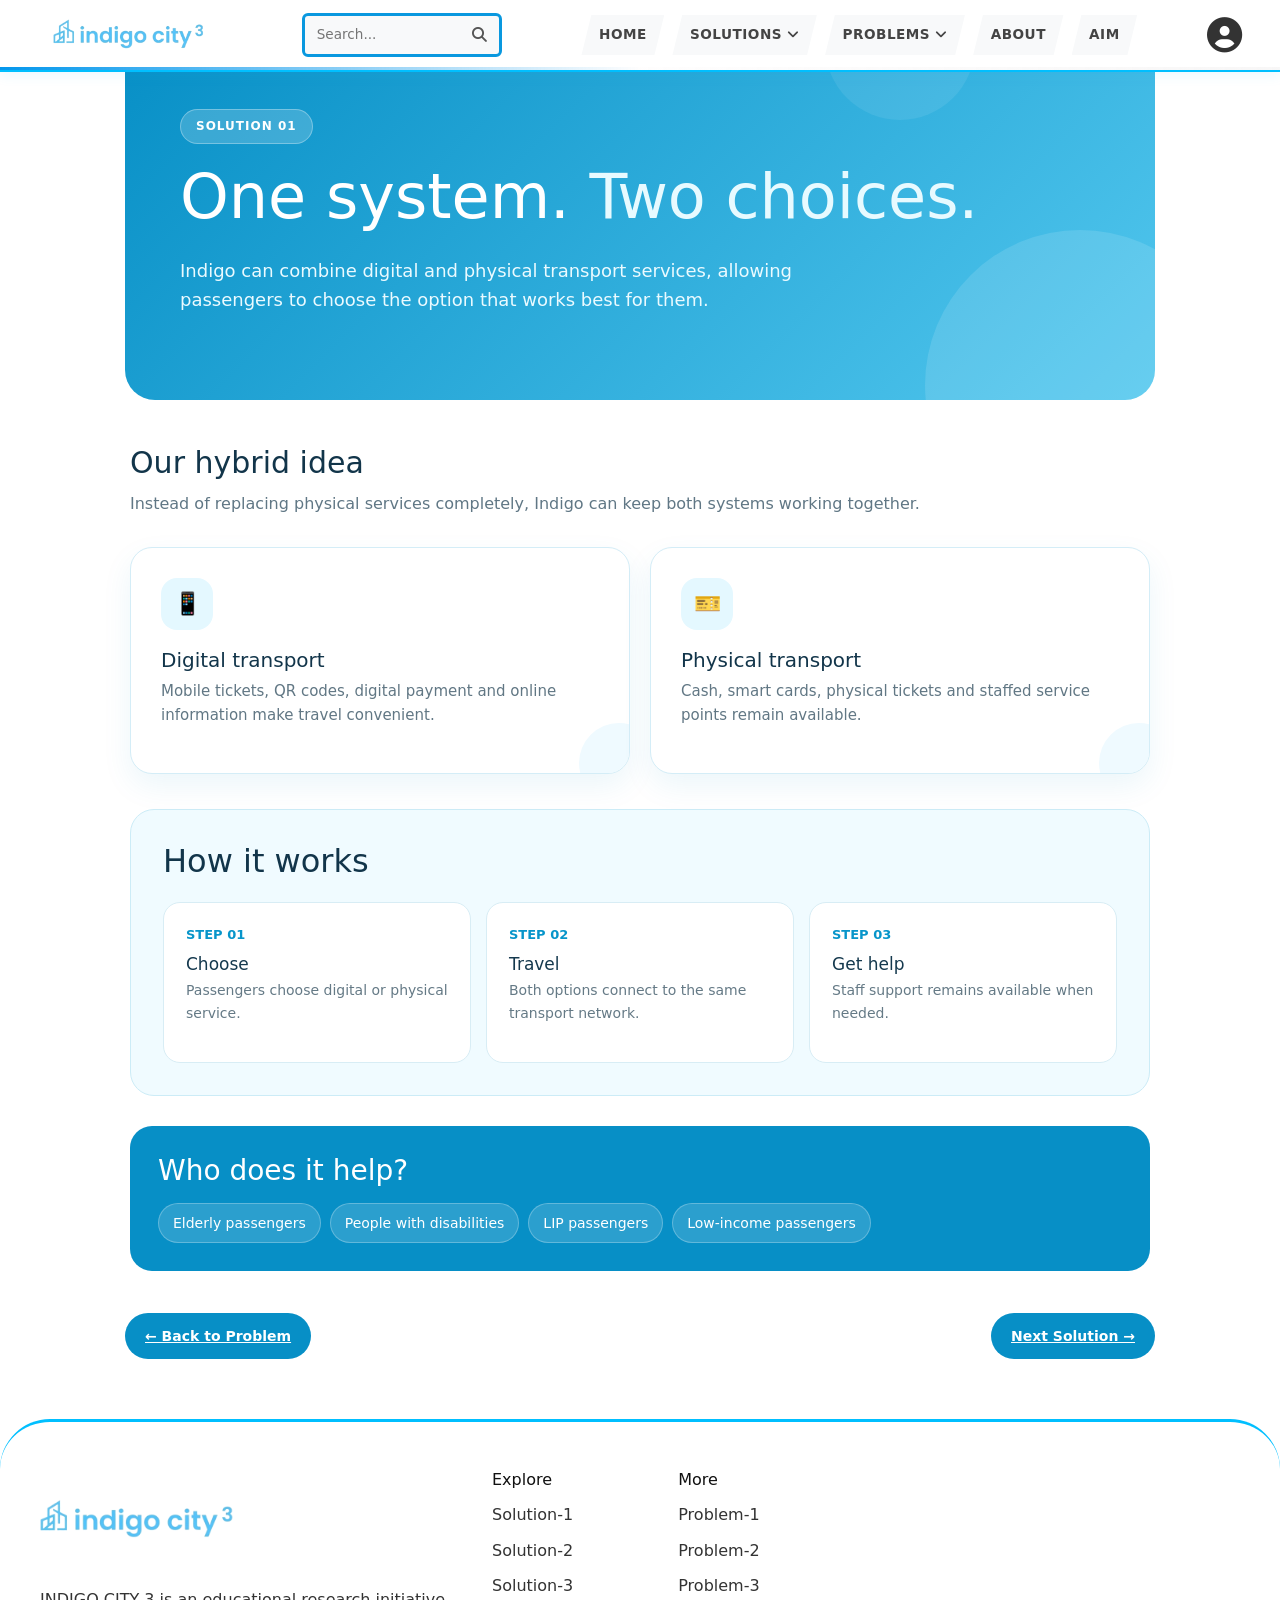
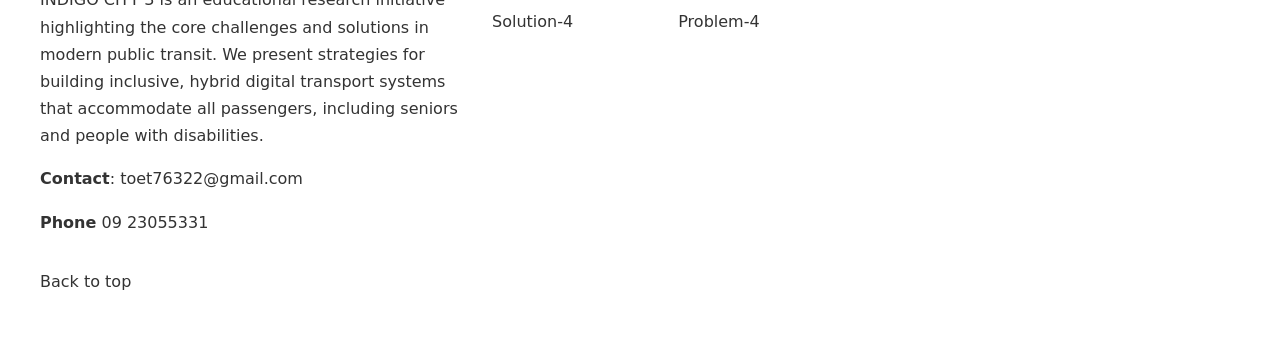
<file: 5.solutions-hybrid.html>
<!DOCTYPE html>
<html lang="en">
<head>
    <meta charset="UTF-8">
    <meta name="viewport" content="width=device-width, initial-scale=1.0">
    <title>INDIGO CITY 3 | Solution 1</title>
<!-- ----------------------Link---------------------------------- -->
    <link href="https://cdn.jsdelivr.net/npm/bootstrap@5.3.3/dist/css/bootstrap.min.css" rel="stylesheet">
    <link rel="stylesheet" href="https://cdnjs.cloudflare.com/ajax/libs/font-awesome/6.4.0/css/all.min.css">
<!-- -----------------------------------CSS---------------------------- -->
    <link rel="stylesheet" href="css/nav-sidebar.css">
    <link rel="stylesheet" href="css/sign-in-up.css">
    <link rel="stylesheet" href="extra-css/back-to-top.css">
    <link rel="stylesheet" href="shan-css/solution.css">
    <link rel="stylesheet" href="css/footer.css">
<!-- ---------------------------------------Web Fav Icon--------------------- -->
    <link rel="shortcut icon" href="img1/id_circle.webp" type="image/x-icon">
</head>


<!-- ------------------------------Start of Main----------------------------------- -->

<body id="top">
       <input type="checkbox" id="sidebar-toggle">
    <label for="sidebar-toggle" class="overlay"></label>
    <header class="prime-navbar">

        <!-- ----------------------------logo--------------------------------- -->
        <a href="../index.html" class="logo">
            <img src="../img1/id3_text.webp" alt="Prime Blitz logo" oncontextmenu="return false;" ondragstart="return false;" onselectstart="return false;">
            <!-- <span class="brand-name">Prime Blitz</span> -->
        </a>
        <!-- --------------------------end of logo------------------------------ -->

        <!-------------------------------- Desktop Search Bar---------------------------------- -->
        <form action="#" method="GET" class="search-box desktop-search">
            <input type="search" placeholder="Search..." name="search" required>
            <button type="submit" aria-label="Submit Search Query">
                <i class="fa-solid fa-magnifying-glass"></i>
            </button>
        </form>
        <!-- -------------------------------end of desktop search bar-------------------------- -->

        <!-- ----------------------------Desktop Navigation Links ------------------------------>
        <ul class="desktop-menu">
            <li><a href="index.html" >Home</a></li>
            <li class="prime-dropdown">
                <a> Solutions<i class="fa-solid fa-angle-down"></i></a>
                <ul class="prime-dropdown-content">
                    <li><a href="5.solutions-hybrid.html" class="drop-active">Solution-1</a></li>
                    <li><a href="6.solutions-accessibility.html">Solution-2</a></li>
                    <li><a href="7.solutions-language.html">Solution-3</a></li>
                    <li><a href="8.solutions-website.html">Solution-4</a></li>
                    
                </ul>
            </li>
            <li class="prime-dropdown">
                <a>Problems <i class="fa-solid fa-angle-down"></i></a>
                <ul class="prime-dropdown-content">
                    <li><a href="1.problems-elderly.html">Problem-1</a></li>
                    <li><a href="2.problems-disability.html">Problem-2</a></li>
                    <li><a href="3.problems-lip.html">Problem-3</a></li>
                    <li><a href="4.problems-digital.html">Problem-4</a></li>
                </ul>
            </li>
            <li><a href="about.html">About</a></li>
            <li><a href="aim.html">Aim</a></li>

        </ul>
          <!-- -----------------------------------end of desktop navi link---------------------- -->

        <!-- -----------------------Top Right Nav Auth Trigger Icon (Desktop)--------------------- -->
        <div class="auth-container">
            <button commandfor="auth-overlay-panel" command="show-popover" class="auth-trigger-btn" title="Log In / Sign Up">
                <i class="fa-solid fa-circle-user" style="font-size: 2.2rem;"></i>
            </button>
        </div>
        <!-- -------------------------End of Top Right Nav Auth Trigger ------------------------------>

        <!-- ---------------------Hamburger Icon Menu Trigger (Mobile)------------------------ -->
        <label for="sidebar-toggle" class="open-btn" aria-label="Open Mobile Menu Drawer">
            <i class="fa-solid fa-bars"></i>
        </label>
        <!-- ----------------------------End of Ham Icon------------------------------------------ -->
    </header>
   <!-- --------------------------------end of laptop nav view--------------------------------- -->



   <!---------------------- -------------Mobile Drawer Sidebar---------------------- -->
    <aside class="sidebar">
        <div class="sidebar-header">
            <label for="sidebar-toggle" class="close-btn" aria-label="Close Mobile Menu Drawer">
                <i class="fa-solid fa-xmark"></i>
            </label>
 <button commandfor="auth-overlay-panel" command="show-popover" class="mobile-auth sidebar-auth-trigger" title="Log In / Sign Up">
                <i class="fa-solid fa-circle-user" style="font-size: 2.8rem;"></i>
            </button>
            <!-- ----------------------Mobile Sign IN | UP ------------------------------ -->
         
        </div>
        
        <!-- ----------------------------Mobile Search Bar -------------------------->
        <form action="#" method="GET" class="mobile-search">
            <input type="search" placeholder="Search website..." name="search" required>
            <button type="submit" aria-label="Submit Search Query">
                <i class="fa-solid fa-magnifying-glass"></i>
            </button>
        </form>

        <!------------------------------ Mobile Drawer Navigation Links----------------------------- -->
        <header class="sidebar-nav">
            <a href="index.html">Home</a>
            <details class="mobile-dropdown">
                <summary>Solutions</summary>
                <div class="mobile-dropdown-content">
                    <a href="5.solutions-hybrid.html" class="drop-active">Solution-1</a>
                     <a href="6.solutions-accessibility.html">Solution-2</a>
                    <a href="7.solutions-language.html">Solution-3</a>
                     <a href="8.solutions-website.html">Solution-4</a>
   
                </div>
            </details>

            <details class="mobile-dropdown">
                <summary>Problems</summary>
                <div class="mobile-dropdown-content">
                    <a href="1.problems-elderly.html">Problem-1</a>
                    <a href="2.problems-disability.html">Problem-2</a>
                    <a href="3.problems-lip.html">Problem-3</a>
                    <a href="4.problems-digital.html">Problem-4</a>
                </div>
            </details>

            <a href="about.html">About</a>
            <a href="aim.html">Aim</a>

          
        </header>
    </aside>
<!-- ---------------------------------------------End of mobile nav aka side bar-------------------------------------- -->


<!----------------------------------------- start of sign in up--------------------------------------------------------------- -->
 
    <main id="auth-overlay-panel" popover class="auth-page-wrapper">
        
        <button popovertarget="auth-overlay-panel" popovertargetaction="hide" class="modal-close-cross" aria-label="Close Authentication Panel">
            <i class="fa-solid fa-xmark"></i>
        </button>

        <!-- Hidden Checkbox for Form Switch Slide Animation Toggle -->
        <input type="checkbox" id="auth-panel-switcher" class="auth-toggle-trigger">
        
        <div class="auth-display-card">
            
            <div class="auth-forms-holder">
                
                <!-- Registration  Sign Up Form Panel  -->
                <form action="#" method="get" class="auth-form-column side-signup">
                    <div class="form-content-wrapper">
                        <h1 class="auth-heading">Create Account</h1>
                        <p class="auth-lead">Register an email for Prime-Blitz</p>
                        
                        <div class="auth-core-form">
                            <div class="auth-input-row">
                                <label class="auth-field-label">Full Name</label>
                                <input type="text" placeholder="Your name" required autocomplete="name">
                            </div>
                            <div class="auth-input-row">
                                <label class="auth-field-label">Email Address</label>
                                <input type="email" placeholder="name@example.com" required autocomplete="email">
                            </div>
                            <div class="auth-input-row">
                                <label class="auth-field-label">Password</label>
                                <input type="password" placeholder="Create strong password" required autocomplete="new-password">
                            </div>
                            <button type="submit" class="auth-btn btn-dark">Sign Up</button>
                        </div>
                        
                        <!-- Mobile Responsive Alternative Switch Trigger Link -->
                        <div class="auth-mobile-switch-notice">
                            <p>Already have an account? <label for="auth-panel-switcher" class="auth-action-link">Sign In</label></p>
                        </div>
                    </div>
                </form>

                <!-- Session Authentication Sign In Form Panel -->
                <form action="#" method="get" class="auth-form-column side-signin">
                    <div class="form-content-wrapper">
                        <h1 class="auth-heading">Welcome Back</h1>
                        <p class="auth-lead">Sign in to your account to access your workspace portal.</p>
                        
                        <div class="auth-core-form">
                            <div class="auth-input-row">
                                <label class="auth-field-label">Email Address</label>
                                <input type="email" placeholder="name@example.com" required autocomplete="email">
                            </div>
                            <div class="auth-input-row">
                                <div class="auth-label-split">
                                    <label class="auth-field-label">Password</label>
                                    <a href="#" class="auth-inline-link">Forgot password?</a>
                                </div>
                                <input type="password" placeholder="Enter your password" required autocomplete="current-password">
                            </div>
                            <button type="submit" class="auth-btn btn-blue">Sign In</button>
                        </div>
                        
                        <!-- Mobile Responsive Alternative Switch Trigger Link -->
                        <div class="auth-mobile-switch-notice">
                            <p>Don't have an account? <label for="auth-panel-switcher" class="auth-action-link">Sign Up</label></p>
                        </div>
                    </div>
                </form>

            </div>

            <!-- Sliding Desktop Interactive Visual Curtain Panel Layer -->
            <div class="auth-overlay-curtain">
                <div class="auth-curtain-inner">
                    
                    <!-- Left Slide Text Message Area Component -->
                    <div class="curtain-message curtain-msg-left">
                        <h2>Prime blitz</h2>
                        <p>Lorem ipsum dolor sit amet consectetur adipisicing elit. Quisquam, quod.</p>
                        <label for="auth-panel-switcher" class="curtain-toggle-btn">Go To Sign Up</label>
                    </div>

                    <!-- Right Slide Text Message Area Component -->
                    <div class="curtain-message curtain-msg-right">
                        <h2>prime blitz</h2>
                        <p>Lorem ipsum dolor sit amet consectetur adipisicing elit. Quisquam, quod.</p>
                        <label for="auth-panel-switcher" class="curtain-toggle-btn">Go To Sign In</label>
                    </div>

                </div>
            </div>

        </div>
    </main>

<!-------------------------------------- end of sign in sig up---------------------------------------------------- -->

    <!-- start body here -->
     <!--||||||||||||||||||||||||||||| back to top button|||||||||||||||||||||||| -->
<a href="#top" class="back-to-top">↑</a> 

<main class="shan-page">

    <section class="shan-solution-hero">

        <span class="shan-solution-label">
            SOLUTION 01
        </span>

        <h1 class="shan-solution-title">
            One system.
            <span>Two choices.</span>
        </h1>

        <p class="shan-solution-intro">
            Indigo can combine digital and physical transport services,
            allowing passengers to choose the option that works best
            for them.
        </p>

    </section>


    <section class="shan-solution-content">

        <h2 class="shan-solution-heading">
            Our hybrid idea
        </h2>

        <p class="shan-solution-text">
            Instead of replacing physical services completely, Indigo
            can keep both systems working together.
        </p>


        <div class="shan-solution-grid">

            <article class="shan-solution-card">

                <div class="shan-solution-icon">
                    📱
                </div>

                <h3>
                    Digital transport
                </h3>

                <p>
                    Mobile tickets, QR codes, digital payment and online
                    information make travel convenient.
                </p>

            </article>


            <article class="shan-solution-card">

                <div class="shan-solution-icon">
                    🎫
                </div>

                <h3>
                    Physical transport
                </h3>

                <p>
                    Cash, smart cards, physical tickets and staffed
                    service points remain available.
                </p>

            </article>

        </div>


        <div class="shan-solution-process">

            <h2>
                How it works
            </h2>

            <div class="shan-process-grid">

                <div class="shan-process-step">

                    <span class="shan-process-number">
                        STEP 01
                    </span>

                    <h3>Choose</h3>

                    <p>
                        Passengers choose digital or physical service.
                    </p>

                </div>


                <div class="shan-process-step">

                    <span class="shan-process-number">
                        STEP 02
                    </span>

                    <h3>Travel</h3>

                    <p>
                        Both options connect to the same transport network.
                    </p>

                </div>


                <div class="shan-process-step">

                    <span class="shan-process-number">
                        STEP 03
                    </span>

                    <h3>Get help</h3>

                    <p>
                        Staff support remains available when needed.
                    </p>

                </div>

            </div>

        </div>


        <div class="shan-solution-people">

            <h3>
                Who does it help?
            </h3>

            <div class="shan-people-list">

                <span class="shan-person">
                    Elderly passengers
                </span>

                <span class="shan-person">
                    People with disabilities
                </span>

                <span class="shan-person">
                    LIP passengers
                </span>

                <span class="shan-person">
                    Low-income passengers
                </span>

            </div>

        </div>

    </section>


    <div class="shan-solution-links">

        <a href="4.problems-digital.html">
            ← Back to Problem
        </a>

        <a href="6.solutions-accessibility.html">
            Next Solution →
        </a>

    </div>

</main>



 
<!-- -------------------end of feed back |  main content  | nav  | ------------------------------------------- -->

      <!-- Footer -->
    <footer class="page-footer">
        <div class="footer-top">
            <div class="footer-brand">
                <img src="../img1/id3_text.webp" alt="Prime Blitz Logo" class="footer-logo" oncontextmenu="return false;" ondragstart="return false;" onselectstart="return false;">
                <p>
                    INDIGO CITY 3 is an educational research initiative highlighting the core challenges and solutions in modern public transit. We present strategies for building inclusive, hybrid digital transport systems that accommodate all passengers, including seniors and people with disabilities.
                </p>
                <p><strong>Contact</strong>: toet76322@gmail.com</p>
                <p><strong>Phone</strong> 09 23055331</p>
                <a href="#top">Back to top</a>
            </div>
            <div class="footer-links">
                <div>
                    <h3>Explore</h3>
                    <a href="5.solutions-hybrid.html">Solution-1</a>
                    <a href="6.solutions-accessibility.html">Solution-2</a>
                    <a href="7.solutions-language.html">Solution-3</a>
                    <a href="8.solutions-website.html">Solution-4</a>
                </div>
                <div id="faq">
                    <h3>More</h3>
                    <a href="1.problems-elderly.html">Problem-1</a>
                    <a href="2.problems-disability.html">Problem-2</a>
                    <a href="3.problems-lip.html">Problem-3</a>
                    <a href="4.problems-digital.html">Problem-4</a>
                </div>
            </div>
        </div>
    </footer>

    <script src="https://cdn.jsdelivr.net/npm/bootstrap@5.3.3/dist/js/bootstrap.bundle.min.js"></script>
</body>
</html>
</file>
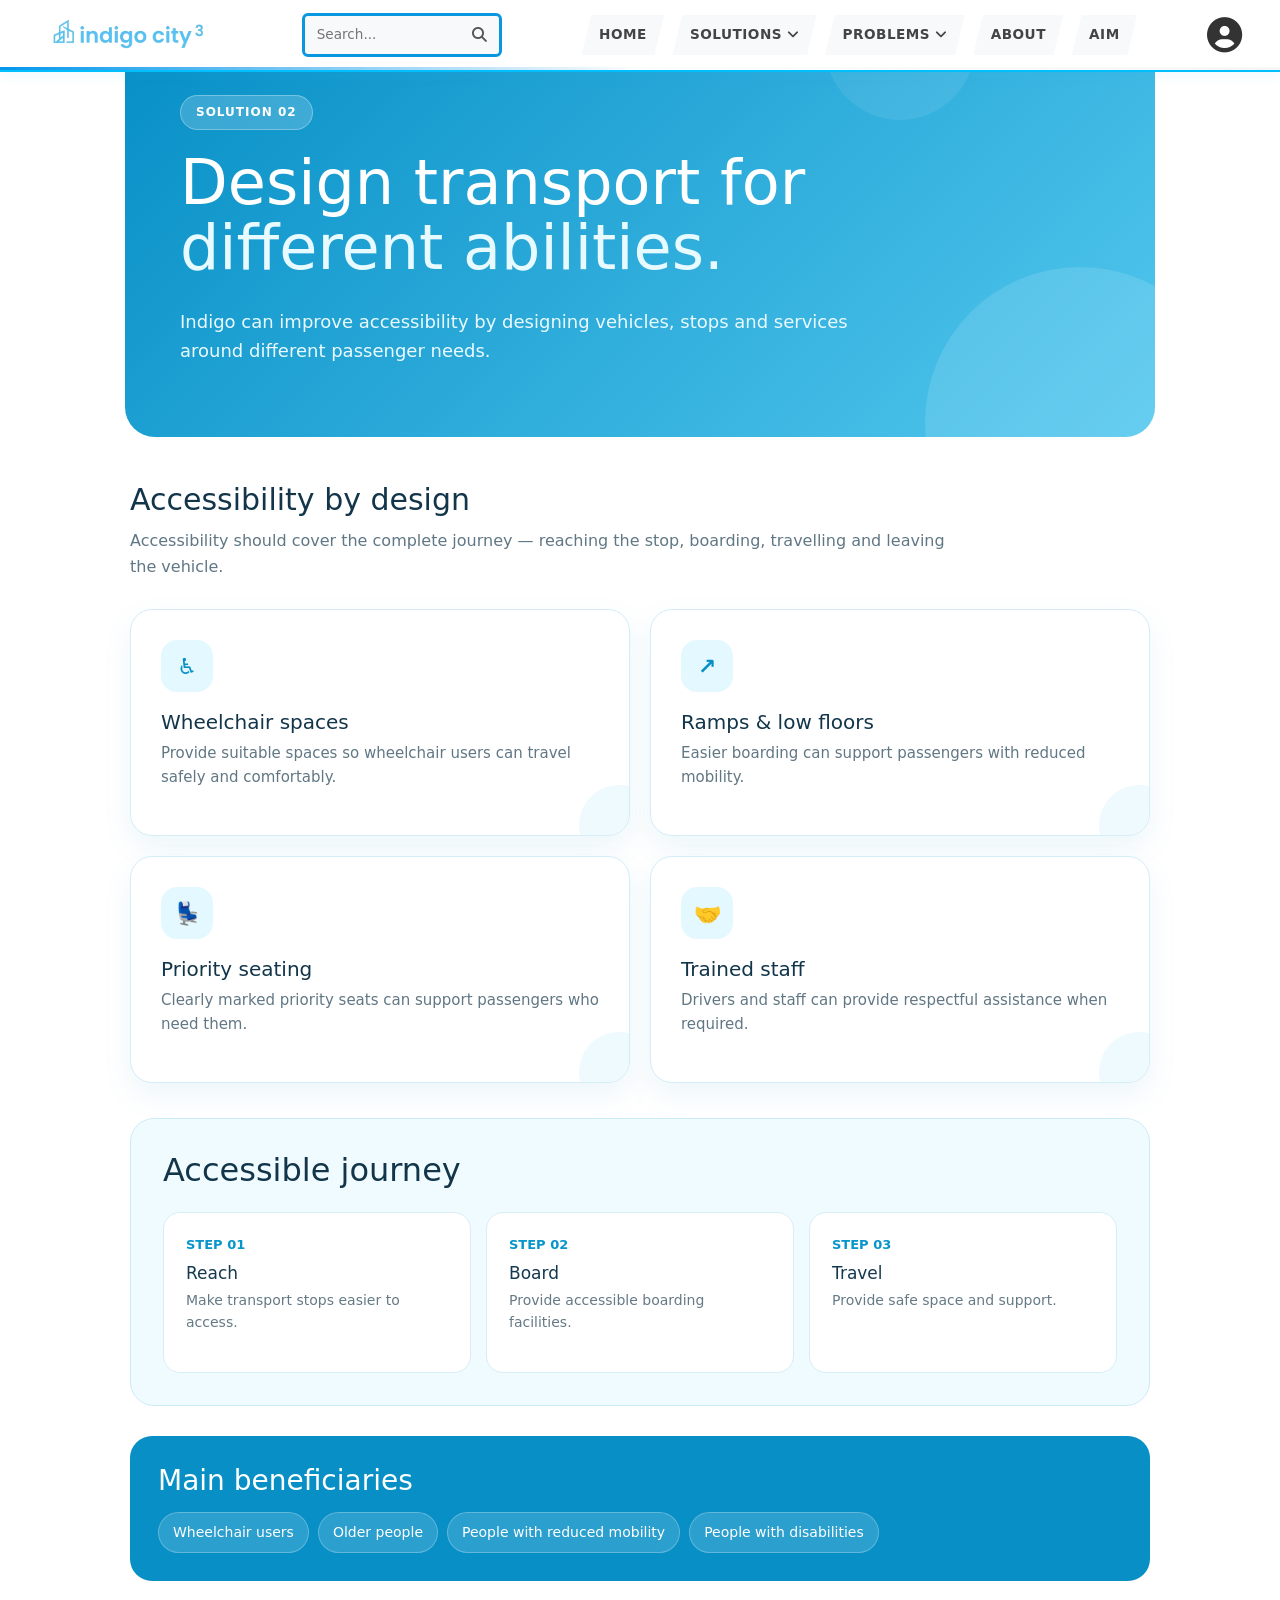
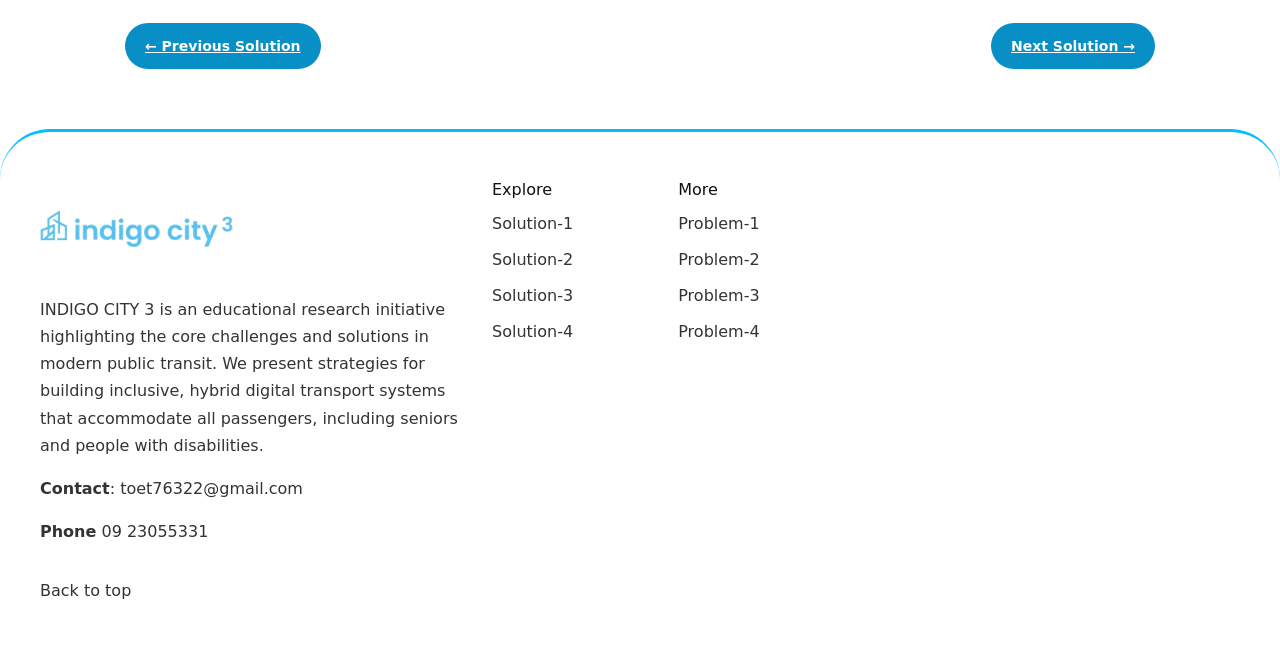
<file: 6.solutions-accessibility.html>
<!DOCTYPE html>
<html lang="en">
<head>
    <meta charset="UTF-8">
    <meta name="viewport" content="width=device-width, initial-scale=1.0">
    <title>INDIGO CITY 3 | Solution 2</title>
<!-- ----------------------Link---------------------------------- -->
    <link href="https://cdn.jsdelivr.net/npm/bootstrap@5.3.3/dist/css/bootstrap.min.css" rel="stylesheet">
    <link rel="stylesheet" href="https://cdnjs.cloudflare.com/ajax/libs/font-awesome/6.4.0/css/all.min.css">
<!-- -----------------------------------CSS---------------------------- -->
    <link rel="stylesheet" href="css/nav-sidebar.css">
    <link rel="stylesheet" href="css/sign-in-up.css">
    <link rel="stylesheet" href="extra-css/back-to-top.css">
    <link rel="stylesheet" href="shan-css/solution.css">
    <link rel="stylesheet" href="css/footer.css">
<!-- ---------------------------------------Web Fav Icon--------------------- -->
    <link rel="shortcut icon" href="img1/id_circle.webp" type="image/x-icon">
</head>


<!-- ------------------------------Start of Main----------------------------------- -->

<body id="top">
    <input type="checkbox" id="sidebar-toggle">
    <label for="sidebar-toggle" class="overlay"></label>
    <header class="prime-navbar">

        <!-- ----------------------------logo--------------------------------- -->
        <a href="../index.html" class="logo">
            <img src="../img1/id3_text.webp" alt="Prime Blitz logo" oncontextmenu="return false;" ondragstart="return false;" onselectstart="return false;">
            <!-- <span class="brand-name">Prime Blitz</span> -->
        </a>
        <!-- --------------------------end of logo------------------------------ -->

        <!-------------------------------- Desktop Search Bar---------------------------------- -->
        <form action="#" method="GET" class="search-box desktop-search">
            <input type="search" placeholder="Search..." name="search" required>
            <button type="submit" aria-label="Submit Search Query">
                <i class="fa-solid fa-magnifying-glass"></i>
            </button>
        </form>
        <!-- -------------------------------end of desktop search bar-------------------------- -->

        <!-- ----------------------------Desktop Navigation Links ------------------------------>
        <ul class="desktop-menu">
            <li><a href="index.html" >Home</a></li>
            <li class="prime-dropdown">
                <a> Solutions<i class="fa-solid fa-angle-down"></i></a>
                <ul class="prime-dropdown-content">
                    <li><a href="5.solutions-hybrid.html">Solution-1</a></li>
                    <li><a href="6.solutions-accessibility.html" class="drop-active">Solution-2</a></li>
                    <li><a href="7.solutions-language.html">Solution-3</a></li>
                    <li><a href="8.solutions-website.html">Solution-4</a></li>
                    
                </ul>
            </li>
            <li class="prime-dropdown">
                <a>Problems <i class="fa-solid fa-angle-down"></i></a>
                <ul class="prime-dropdown-content">
                    <li><a href="1.problems-elderly.html">Problem-1</a></li>
                    <li><a href="2.problems-disability.html">Problem-2</a></li>
                    <li><a href="3.problems-lip.html">Problem-3</a></li>
                    <li><a href="4.problems-digital.html">Problem-4</a></li>
                </ul>
            </li>
            <li><a href="about.html">About</a></li>
            <li><a href="aim.html">Aim</a></li>

        </ul>
          <!-- -----------------------------------end of desktop navi link---------------------- -->

        <!-- -----------------------Top Right Nav Auth Trigger Icon (Desktop)--------------------- -->
        <div class="auth-container">
            <button commandfor="auth-overlay-panel" command="show-popover" class="auth-trigger-btn" title="Log In / Sign Up">
                <i class="fa-solid fa-circle-user" style="font-size: 2.2rem;"></i>
            </button>
        </div>
        <!-- -------------------------End of Top Right Nav Auth Trigger ------------------------------>

        <!-- ---------------------Hamburger Icon Menu Trigger (Mobile)------------------------ -->
        <label for="sidebar-toggle" class="open-btn" aria-label="Open Mobile Menu Drawer">
            <i class="fa-solid fa-bars"></i>
        </label>
        <!-- ----------------------------End of Ham Icon------------------------------------------ -->
    </header>
   <!-- --------------------------------end of laptop nav view--------------------------------- -->



   <!---------------------- -------------Mobile Drawer Sidebar---------------------- -->
    <aside class="sidebar">
        <div class="sidebar-header">
            <label for="sidebar-toggle" class="close-btn" aria-label="Close Mobile Menu Drawer">
                <i class="fa-solid fa-xmark"></i>
            </label>
 <button commandfor="auth-overlay-panel" command="show-popover" class="mobile-auth sidebar-auth-trigger" title="Log In / Sign Up">
                <i class="fa-solid fa-circle-user" style="font-size: 2.8rem;"></i>
            </button>
            <!-- ----------------------Mobile Sign IN | UP ------------------------------ -->
         
        </div>
        
        <!-- ----------------------------Mobile Search Bar -------------------------->
        <form action="#" method="GET" class="mobile-search">
            <input type="search" placeholder="Search website..." name="search" required>
            <button type="submit" aria-label="Submit Search Query">
                <i class="fa-solid fa-magnifying-glass"></i>
            </button>
        </form>

        <!------------------------------ Mobile Drawer Navigation Links----------------------------- -->
        <header class="sidebar-nav">
            <a href="index.html">Home</a>
            <details class="mobile-dropdown">
                <summary>Solutions</summary>
                <div class="mobile-dropdown-content">
                    <a href="5.solutions-hybrid.html" >Solution-1</a>
                     <a href="6.solutions-accessibility.html" class="drop-active">Solution-2</a>
                    <a href="7.solutions-language.html">Solution-3</a>

                     <a href="8.solutions-website.html">Solution-4</a>
   
                </div>
            </details>

            <details class="mobile-dropdown">
                <summary>Problems</summary>
                <div class="mobile-dropdown-content">
                    <a href="1.problems-elderly.html">Problem-1</a>
                    <a href="2.problems-disability.html">Problem-2</a>
                    <a href="3.problems-lip.html">Problem-3</a>
                    <a href="4.problems-digital.html">Problem-4</a>
                </div>
            </details>

            <a href="about.html">About</a>
            <a href="aim.html">Aim</a>

          
        </header>
    </aside>
<!-- ---------------------------------------------End of mobile nav aka side bar-------------------------------------- -->


<!----------------------------------------- start of sign in up--------------------------------------------------------------- -->
 
    <main id="auth-overlay-panel" popover class="auth-page-wrapper">
        
        <button popovertarget="auth-overlay-panel" popovertargetaction="hide" class="modal-close-cross" aria-label="Close Authentication Panel">
            <i class="fa-solid fa-xmark"></i>
        </button>

        <!-- Hidden Checkbox for Form Switch Slide Animation Toggle -->
        <input type="checkbox" id="auth-panel-switcher" class="auth-toggle-trigger">
        
        <div class="auth-display-card">
            
            <div class="auth-forms-holder">
                
                <!-- Registration  Sign Up Form Panel  -->
                <form action="#" method="get" class="auth-form-column side-signup">
                    <div class="form-content-wrapper">
                        <h1 class="auth-heading">Create Account</h1>
                        <p class="auth-lead">Register an email for Prime-Blitz</p>
                        
                        <div class="auth-core-form">
                            <div class="auth-input-row">
                                <label class="auth-field-label">Full Name</label>
                                <input type="text" placeholder="Your name" required autocomplete="name">
                            </div>
                            <div class="auth-input-row">
                                <label class="auth-field-label">Email Address</label>
                                <input type="email" placeholder="name@example.com" required autocomplete="email">
                            </div>
                            <div class="auth-input-row">
                                <label class="auth-field-label">Password</label>
                                <input type="password" placeholder="Create strong password" required autocomplete="new-password">
                            </div>
                            <button type="submit" class="auth-btn btn-dark">Sign Up</button>
                        </div>
                        
                        <!-- Mobile Responsive Alternative Switch Trigger Link -->
                        <div class="auth-mobile-switch-notice">
                            <p>Already have an account? <label for="auth-panel-switcher" class="auth-action-link">Sign In</label></p>
                        </div>
                    </div>
                </form>

                <!-- Session Authentication Sign In Form Panel -->
                <form action="#" method="get" class="auth-form-column side-signin">
                    <div class="form-content-wrapper">
                        <h1 class="auth-heading">Welcome Back</h1>
                        <p class="auth-lead">Sign in to your account to access your workspace portal.</p>
                        
                        <div class="auth-core-form">
                            <div class="auth-input-row">
                                <label class="auth-field-label">Email Address</label>
                                <input type="email" placeholder="name@example.com" required autocomplete="email">
                            </div>
                            <div class="auth-input-row">
                                <div class="auth-label-split">
                                    <label class="auth-field-label">Password</label>
                                    <a href="#" class="auth-inline-link">Forgot password?</a>
                                </div>
                                <input type="password" placeholder="Enter your password" required autocomplete="current-password">
                            </div>
                            <button type="submit" class="auth-btn btn-blue">Sign In</button>
                        </div>
                        
                        <!-- Mobile Responsive Alternative Switch Trigger Link -->
                        <div class="auth-mobile-switch-notice">
                            <p>Don't have an account? <label for="auth-panel-switcher" class="auth-action-link">Sign Up</label></p>
                        </div>
                    </div>
                </form>

            </div>

            <!-- Sliding Desktop Interactive Visual Curtain Panel Layer -->
            <div class="auth-overlay-curtain">
                <div class="auth-curtain-inner">
                    
                    <!-- Left Slide Text Message Area Component -->
                    <div class="curtain-message curtain-msg-left">
                        <h2>Prime blitz</h2>
                        <p>Lorem ipsum dolor sit amet consectetur adipisicing elit. Quisquam, quod.</p>
                        <label for="auth-panel-switcher" class="curtain-toggle-btn">Go To Sign Up</label>
                    </div>

                    <!-- Right Slide Text Message Area Component -->
                    <div class="curtain-message curtain-msg-right">
                        <h2>prime blitz</h2>
                        <p>Lorem ipsum dolor sit amet consectetur adipisicing elit. Quisquam, quod.</p>
                        <label for="auth-panel-switcher" class="curtain-toggle-btn">Go To Sign In</label>
                    </div>

                </div>
            </div>

        </div>
    </main>

<!-------------------------------------- end of sign in sig up---------------------------------------------------- -->

    <!-- start body here -->
     <!--||||||||||||||||||||||||||||| back to top button|||||||||||||||||||||||| -->
<a href="#top" class="back-to-top">↑</a> 

<main class="shan-page">

    <section class="shan-solution-hero">

        <span class="shan-solution-label">
            SOLUTION 02
        </span>

        <h1 class="shan-solution-title">
            Design transport for
            <span>different abilities.</span>
        </h1>

        <p class="shan-solution-intro">
            Indigo can improve accessibility by designing vehicles,
            stops and services around different passenger needs.
        </p>

    </section>


    <section class="shan-solution-content">

        <h2 class="shan-solution-heading">
            Accessibility by design
        </h2>

        <p class="shan-solution-text">
            Accessibility should cover the complete journey — reaching
            the stop, boarding, travelling and leaving the vehicle.
        </p>


        <div class="shan-solution-grid">

            <article class="shan-solution-card">

                <div class="shan-solution-icon">
                    ♿
                </div>

                <h3>
                    Wheelchair spaces
                </h3>

                <p>
                    Provide suitable spaces so wheelchair users can
                    travel safely and comfortably.
                </p>

            </article>


            <article class="shan-solution-card">

                <div class="shan-solution-icon">
                    ↗
                </div>

                <h3>
                    Ramps & low floors
                </h3>

                <p>
                    Easier boarding can support passengers with reduced
                    mobility.
                </p>

            </article>


            <article class="shan-solution-card">

                <div class="shan-solution-icon">
                    💺
                </div>

                <h3>
                    Priority seating
                </h3>

                <p>
                    Clearly marked priority seats can support passengers
                    who need them.
                </p>

            </article>


            <article class="shan-solution-card">

                <div class="shan-solution-icon">
                    🤝
                </div>

                <h3>
                    Trained staff
                </h3>

                <p>
                    Drivers and staff can provide respectful assistance
                    when required.
                </p>

            </article>

        </div>


        <div class="shan-solution-process">

            <h2>
                Accessible journey
            </h2>

            <div class="shan-process-grid">

                <div class="shan-process-step">

                    <span class="shan-process-number">
                        STEP 01
                    </span>

                    <h3>Reach</h3>

                    <p>
                        Make transport stops easier to access.
                    </p>

                </div>


                <div class="shan-process-step">

                    <span class="shan-process-number">
                        STEP 02
                    </span>

                    <h3>Board</h3>

                    <p>
                        Provide accessible boarding facilities.
                    </p>

                </div>


                <div class="shan-process-step">

                    <span class="shan-process-number">
                        STEP 03
                    </span>

                    <h3>Travel</h3>

                    <p>
                        Provide safe space and support.
                    </p>

                </div>

            </div>

        </div>


        <div class="shan-solution-people">

            <h3>
                Main beneficiaries
            </h3>

            <div class="shan-people-list">

                <span class="shan-person">
                    Wheelchair users
                </span>

                <span class="shan-person">
                    Older people
                </span>

                <span class="shan-person">
                    People with reduced mobility
                </span>

                <span class="shan-person">
                    People with disabilities
                </span>

            </div>

        </div>

    </section>


    <div class="shan-solution-links">

        <a href="5.solutions-hybrid.html">
            ← Previous Solution
        </a>

        <a href="7.solutions-language.html">
            Next Solution →
        </a>

    </div>

</main>


 
<!-- -------------------end of feed back |  main content  | nav  | ------------------------------------------- -->

    <!-- Footer -->
        <!-- Footer -->
    <footer class="page-footer">
        <div class="footer-top">
            <div class="footer-brand">
                <img src="../img1/id3_text.webp" alt="Prime Blitz Logo" class="footer-logo" oncontextmenu="return false;" ondragstart="return false;" onselectstart="return false;">
                <p>
                    INDIGO CITY 3 is an educational research initiative highlighting the core challenges and solutions in modern public transit. We present strategies for building inclusive, hybrid digital transport systems that accommodate all passengers, including seniors and people with disabilities.
                </p>
                <p><strong>Contact</strong>: toet76322@gmail.com</p>
                <p><strong>Phone</strong> 09 23055331</p>
                <a href="#top">Back to top</a>
            </div>
            <div class="footer-links">
                <div>
                    <h3>Explore</h3>
                    <a href="5.solutions-hybrid.html">Solution-1</a>
                    <a href="6.solutions-accessibility.html">Solution-2</a>
                    <a href="7.solutions-language.html">Solution-3</a>
                    <a href="8.solutions-website.html">Solution-4</a>
                </div>
                <div id="faq">
                    <h3>More</h3>
                    <a href="1.problems-elderly.html">Problem-1</a>
                    <a href="2.problems-disability.html">Problem-2</a>
                    <a href=3.problems-lip.html">Problem-3</a>
                    <a href="4.problems-digital.html">Problem-4</a>
                </div>
            </div>
        </div>
    </footer>

    <script src="https://cdn.jsdelivr.net/npm/bootstrap@5.3.3/dist/js/bootstrap.bundle.min.js"></script>
</body>
</html>
</file>
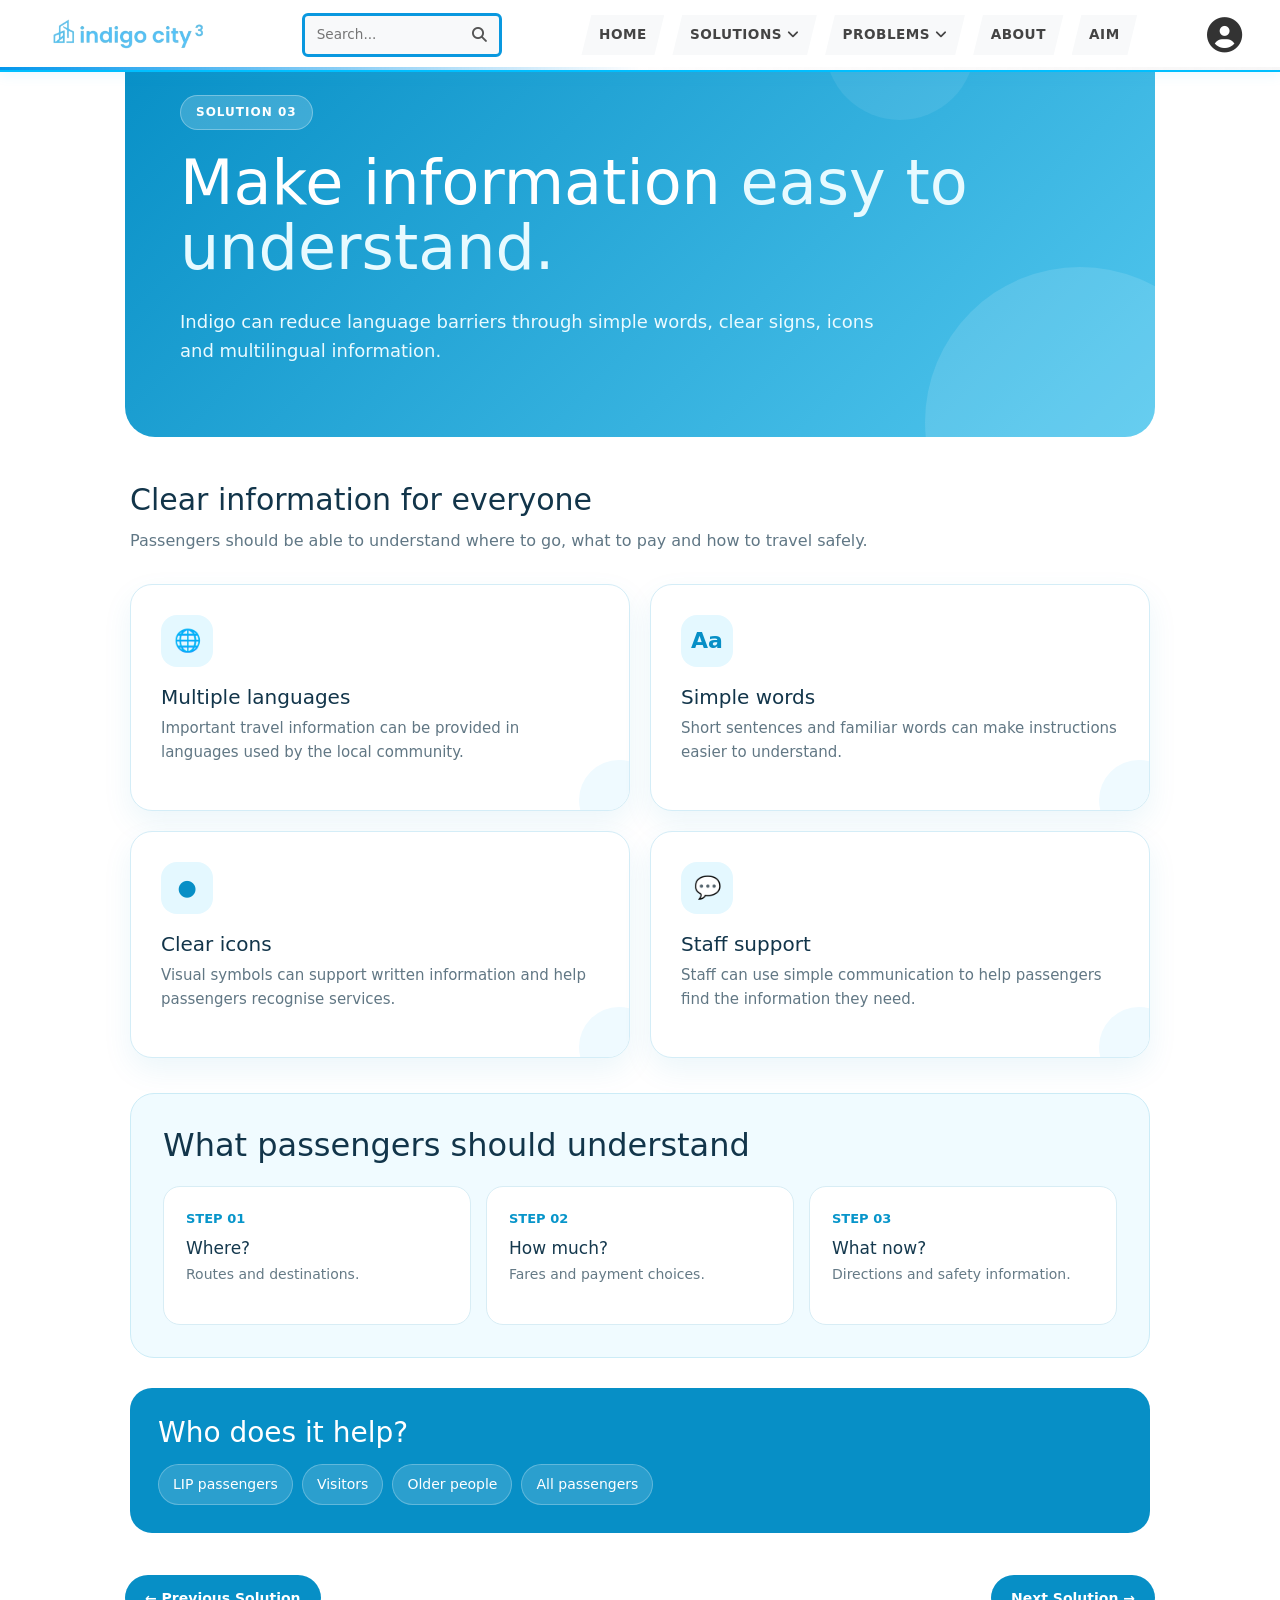
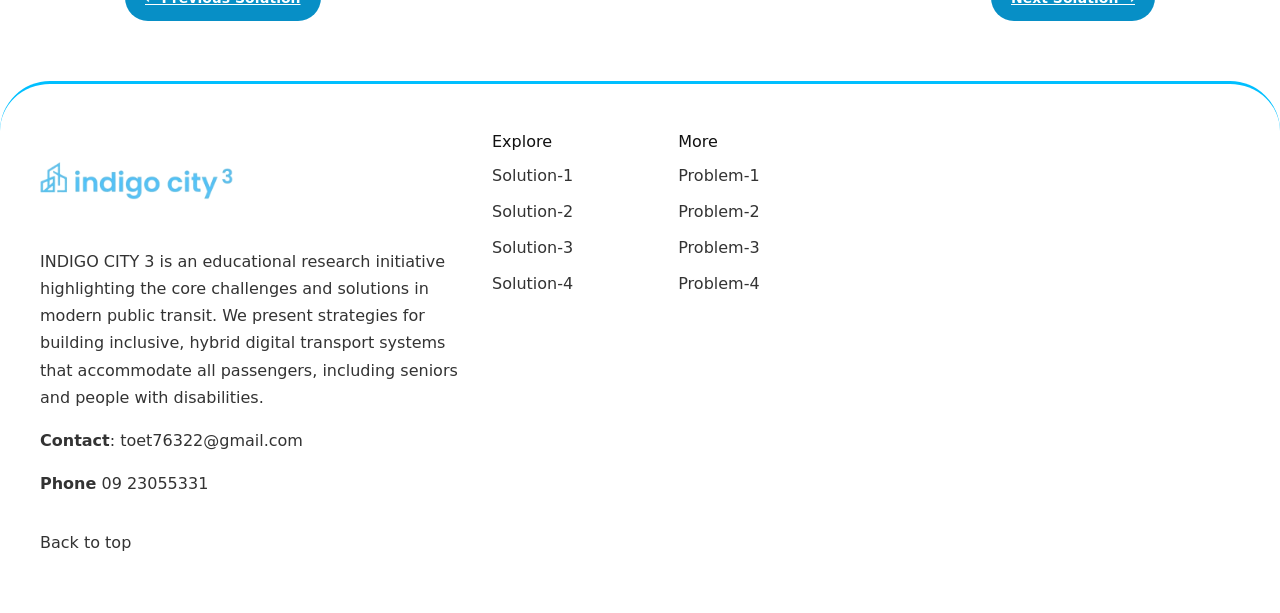
<file: 7.solutions-language.html>
<!DOCTYPE html>
<html lang="en">
<head>
    <meta charset="UTF-8">
    <meta name="viewport" content="width=device-width, initial-scale=1.0">
    <title>INDIGO CITY 3 | Solution 3</title>
<!-- ----------------------Link---------------------------------- -->
    <link href="https://cdn.jsdelivr.net/npm/bootstrap@5.3.3/dist/css/bootstrap.min.css" rel="stylesheet">
    <link rel="stylesheet" href="https://cdnjs.cloudflare.com/ajax/libs/font-awesome/6.4.0/css/all.min.css">
<!-- -----------------------------------CSS---------------------------- -->
    <link rel="stylesheet" href="css/nav-sidebar.css">
    <link rel="stylesheet" href="css/sign-in-up.css">
    <link rel="stylesheet" href="extra-css/back-to-top.css">
    <link rel="stylesheet" href="shan-css/solution.css">
    <link rel="stylesheet" href="css/footer.css">
<!-- ---------------------------------------Web Fav Icon--------------------- -->
    <link rel="shortcut icon" href="img1/id_circle.webp" type="image/x-icon">
</head>


<!-- ------------------------------Start of Main----------------------------------- -->

<body id="top">
    <input type="checkbox" id="sidebar-toggle">
    <label for="sidebar-toggle" class="overlay"></label>
    <header class="prime-navbar">

        <!-- ----------------------------logo--------------------------------- -->
        <a href="../index.html" class="logo">
            <img src="../img1/id3_text.webp" alt="Prime Blitz logo" oncontextmenu="return false;" ondragstart="return false;" onselectstart="return false;">
            <!-- <span class="brand-name">Prime Blitz</span> -->
        </a>
        <!-- --------------------------end of logo------------------------------ -->

        <!-------------------------------- Desktop Search Bar---------------------------------- -->
        <form action="#" method="GET" class="search-box desktop-search">
            <input type="search" placeholder="Search..." name="search" required>
            <button type="submit" aria-label="Submit Search Query">
                <i class="fa-solid fa-magnifying-glass"></i>
            </button>
        </form>
        <!-- -------------------------------end of desktop search bar-------------------------- -->

        <!-- ----------------------------Desktop Navigation Links ------------------------------>
        <ul class="desktop-menu">
            <li><a href="index.html" >Home</a></li>
            <li class="prime-dropdown">
                <a> Solutions<i class="fa-solid fa-angle-down"></i></a>
                <ul class="prime-dropdown-content">
                    <li><a href="5.solutions-hybrid.html">Solution-1</a></li>
                    <li><a href="6.solutions-accessibility.html">Solution-2</a></li>
                    <li><a href="7.solutions-language.html">Solution-3</a></li>
                    <li><a href="8.solutions-website.html">Solution-4</a></li>
                    
                </ul>
            </li>
            <li class="prime-dropdown">
                <a>Problems <i class="fa-solid fa-angle-down"></i></a>
                <ul class="prime-dropdown-content">
                    <li><a href="1.problems-elderly.html">Problem-1</a></li>
                    <li><a href="2.problems-disability.html">Problem-2</a></li>
                    <li><a href="3.problems-lip.html" class="drop-active">Problem-3</a></li>
                    <li><a href="4.problems-digital.html">Problem-4</a></li>
                </ul>
            </li>
            <li><a href="about.html">About</a></li>
            <li><a href="aim.html">Aim</a></li>

        </ul>
          <!-- -----------------------------------end of desktop navi link---------------------- -->

        <!-- -----------------------Top Right Nav Auth Trigger Icon (Desktop)--------------------- -->
        <div class="auth-container">
            <button commandfor="auth-overlay-panel" command="show-popover" class="auth-trigger-btn" title="Log In / Sign Up">
                <i class="fa-solid fa-circle-user" style="font-size: 2.2rem;"></i>
            </button>
        </div>
        <!-- -------------------------End of Top Right Nav Auth Trigger ------------------------------>

        <!-- ---------------------Hamburger Icon Menu Trigger (Mobile)------------------------ -->
        <label for="sidebar-toggle" class="open-btn" aria-label="Open Mobile Menu Drawer">
            <i class="fa-solid fa-bars"></i>
        </label>
        <!-- ----------------------------End of Ham Icon------------------------------------------ -->
    </header>
   <!-- --------------------------------end of laptop nav view--------------------------------- -->



   <!---------------------- -------------Mobile Drawer Sidebar---------------------- -->
    <aside class="sidebar">
        <div class="sidebar-header">
            <label for="sidebar-toggle" class="close-btn" aria-label="Close Mobile Menu Drawer">
                <i class="fa-solid fa-xmark"></i>
            </label>
 <button commandfor="auth-overlay-panel" command="show-popover" class="mobile-auth sidebar-auth-trigger" title="Log In / Sign Up">
                <i class="fa-solid fa-circle-user" style="font-size: 2.8rem;"></i>
            </button>
            <!-- ----------------------Mobile Sign IN | UP ------------------------------ -->
         
        </div>
        
        <!-- ----------------------------Mobile Search Bar -------------------------->
        <form action="#" method="GET" class="mobile-search">
            <input type="search" placeholder="Search website..." name="search" required>
            <button type="submit" aria-label="Submit Search Query">
                <i class="fa-solid fa-magnifying-glass"></i>
            </button>
        </form>

        <!------------------------------ Mobile Drawer Navigation Links----------------------------- -->
        <header class="sidebar-nav">
            <a href="index.html">Home</a>
            <details class="mobile-dropdown">
                <summary>Solutions</summary>
                <div class="mobile-dropdown-content">
                    <a href="5.solutions-hybrid.html">Solution-1</a>
                     <a href="6.solutions-accessibility.html">Solution-2</a>
                    <a href="7.solutions-language.html" class="drop-active">Solution-3</a>

                     <a href="8.solutions-website.html">Solution-4</a>
   
                </div>
            </details>

            <details class="mobile-dropdown">
                <summary>Problems</summary>
                <div class="mobile-dropdown-content">
                    <a href="1.problems-elderly.html">Problem-1</a>
                    <a href="2.problems-disability.html">Problem-2</a>
                    <a href="3.problems-lip.html">Problem-3</a>
                    <a href="4.problems-digital.html">Problem-4</a>
                </div>
            </details>

            <a href="about.html">About</a>
            <a href="aim.html">Aim</a>

          
        </header>
    </aside>
<!-- ---------------------------------------------End of mobile nav aka side bar-------------------------------------- -->


<!----------------------------------------- start of sign in up--------------------------------------------------------------- -->
 
    <main id="auth-overlay-panel" popover class="auth-page-wrapper">
        
        <button popovertarget="auth-overlay-panel" popovertargetaction="hide" class="modal-close-cross" aria-label="Close Authentication Panel">
            <i class="fa-solid fa-xmark"></i>
        </button>

        <!-- Hidden Checkbox for Form Switch Slide Animation Toggle -->
        <input type="checkbox" id="auth-panel-switcher" class="auth-toggle-trigger">
        
        <div class="auth-display-card">
            
            <div class="auth-forms-holder">
                
                <!-- Registration  Sign Up Form Panel  -->
                <form action="#" method="get" class="auth-form-column side-signup">
                    <div class="form-content-wrapper">
                        <h1 class="auth-heading">Create Account</h1>
                        <p class="auth-lead">Register an email for Prime-Blitz</p>
                        
                        <div class="auth-core-form">
                            <div class="auth-input-row">
                                <label class="auth-field-label">Full Name</label>
                                <input type="text" placeholder="Your name" required autocomplete="name">
                            </div>
                            <div class="auth-input-row">
                                <label class="auth-field-label">Email Address</label>
                                <input type="email" placeholder="name@example.com" required autocomplete="email">
                            </div>
                            <div class="auth-input-row">
                                <label class="auth-field-label">Password</label>
                                <input type="password" placeholder="Create strong password" required autocomplete="new-password">
                            </div>
                            <button type="submit" class="auth-btn btn-dark">Sign Up</button>
                        </div>
                        
                        <!-- Mobile Responsive Alternative Switch Trigger Link -->
                        <div class="auth-mobile-switch-notice">
                            <p>Already have an account? <label for="auth-panel-switcher" class="auth-action-link">Sign In</label></p>
                        </div>
                    </div>
                </form>

                <!-- Session Authentication Sign In Form Panel -->
                <form action="#" method="get" class="auth-form-column side-signin">
                    <div class="form-content-wrapper">
                        <h1 class="auth-heading">Welcome Back</h1>
                        <p class="auth-lead">Sign in to your account to access your workspace portal.</p>
                        
                        <div class="auth-core-form">
                            <div class="auth-input-row">
                                <label class="auth-field-label">Email Address</label>
                                <input type="email" placeholder="name@example.com" required autocomplete="email">
                            </div>
                            <div class="auth-input-row">
                                <div class="auth-label-split">
                                    <label class="auth-field-label">Password</label>
                                    <a href="#" class="auth-inline-link">Forgot password?</a>
                                </div>
                                <input type="password" placeholder="Enter your password" required autocomplete="current-password">
                            </div>
                            <button type="submit" class="auth-btn btn-blue">Sign In</button>
                        </div>
                        
                        <!-- Mobile Responsive Alternative Switch Trigger Link -->
                        <div class="auth-mobile-switch-notice">
                            <p>Don't have an account? <label for="auth-panel-switcher" class="auth-action-link">Sign Up</label></p>
                        </div>
                    </div>
                </form>

            </div>

            <!-- Sliding Desktop Interactive Visual Curtain Panel Layer -->
            <div class="auth-overlay-curtain">
                <div class="auth-curtain-inner">
                    
                    <!-- Left Slide Text Message Area Component -->
                    <div class="curtain-message curtain-msg-left">
                        <h2>Prime blitz</h2>
                        <p>Lorem ipsum dolor sit amet consectetur adipisicing elit. Quisquam, quod.</p>
                        <label for="auth-panel-switcher" class="curtain-toggle-btn">Go To Sign Up</label>
                    </div>

                    <!-- Right Slide Text Message Area Component -->
                    <div class="curtain-message curtain-msg-right">
                        <h2>prime blitz</h2>
                        <p>Lorem ipsum dolor sit amet consectetur adipisicing elit. Quisquam, quod.</p>
                        <label for="auth-panel-switcher" class="curtain-toggle-btn">Go To Sign In</label>
                    </div>

                </div>
            </div>

        </div>
    </main>

<!-------------------------------------- end of sign in sig up---------------------------------------------------- -->

    <!-- start body here -->
     <!--||||||||||||||||||||||||||||| back to top button|||||||||||||||||||||||| -->
<a href="#top" class="back-to-top">↑</a> 


<main class="shan-page">

    <section class="shan-solution-hero">

        <span class="shan-solution-label">
            SOLUTION 03
        </span>

        <h1 class="shan-solution-title">
            Make information
            <span>easy to understand.</span>
        </h1>

        <p class="shan-solution-intro">
            Indigo can reduce language barriers through simple words,
            clear signs, icons and multilingual information.
        </p>

    </section>


    <section class="shan-solution-content">

        <h2 class="shan-solution-heading">
            Clear information for everyone
        </h2>

        <p class="shan-solution-text">
            Passengers should be able to understand where to go,
            what to pay and how to travel safely.
        </p>


        <div class="shan-solution-grid">

            <article class="shan-solution-card">

                <div class="shan-solution-icon">
                    🌐
                </div>

                <h3>
                    Multiple languages
                </h3>

                <p>
                    Important travel information can be provided in
                    languages used by the local community.
                </p>

            </article>


            <article class="shan-solution-card">

                <div class="shan-solution-icon">
                    Aa
                </div>

                <h3>
                    Simple words
                </h3>

                <p>
                    Short sentences and familiar words can make
                    instructions easier to understand.
                </p>

            </article>


            <article class="shan-solution-card">

                <div class="shan-solution-icon">
                    ●
                </div>

                <h3>
                    Clear icons
                </h3>

                <p>
                    Visual symbols can support written information
                    and help passengers recognise services.
                </p>

            </article>


            <article class="shan-solution-card">

                <div class="shan-solution-icon">
                    💬
                </div>

                <h3>
                    Staff support
                </h3>

                <p>
                    Staff can use simple communication to help passengers
                    find the information they need.
                </p>

            </article>

        </div>


        <div class="shan-solution-process">

            <h2>
                What passengers should understand
            </h2>

            <div class="shan-process-grid">

                <div class="shan-process-step">

                    <span class="shan-process-number">
                        STEP 01
                    </span>

                    <h3>Where?</h3>

                    <p>
                        Routes and destinations.
                    </p>

                </div>


                <div class="shan-process-step">

                    <span class="shan-process-number">
                        STEP 02
                    </span>

                    <h3>How much?</h3>

                    <p>
                        Fares and payment choices.
                    </p>

                </div>


                <div class="shan-process-step">

                    <span class="shan-process-number">
                        STEP 03
                    </span>

                    <h3>What now?</h3>

                    <p>
                        Directions and safety information.
                    </p>

                </div>

            </div>

        </div>


        <div class="shan-solution-people">

            <h3>
                Who does it help?
            </h3>

            <div class="shan-people-list">

                <span class="shan-person">
                    LIP passengers
                </span>

                <span class="shan-person">
                    Visitors
                </span>

                <span class="shan-person">
                    Older people
                </span>

                <span class="shan-person">
                    All passengers
                </span>

            </div>

        </div>

    </section>


    <div class="shan-solution-links">

        <a href="6.solutions-accessibility.html">
            ← Previous Solution
        </a>

        <a href="8.solutions-website.html">
            Next Solution →
        </a>

    </div>

</main>

 
<!-- -------------------end of feed back |  main content  | nav  | ------------------------------------------- -->

      <!-- Footer -->
    <footer class="page-footer">
        <div class="footer-top">
            <div class="footer-brand">
                <img src="../img1/id3_text.webp" alt="Prime Blitz Logo" class="footer-logo" oncontextmenu="return false;" ondragstart="return false;" onselectstart="return false;">
                <p>
                    INDIGO CITY 3 is an educational research initiative highlighting the core challenges and solutions in modern public transit. We present strategies for building inclusive, hybrid digital transport systems that accommodate all passengers, including seniors and people with disabilities.
                </p>
                <p><strong>Contact</strong>: toet76322@gmail.com</p>
                <p><strong>Phone</strong> 09 23055331</p>
                <a href="#top">Back to top</a>
            </div>
            <div class="footer-links">
                <div>
                    <h3>Explore</h3>
                    <a href="5.solutions-hybrid.html">Solution-1</a>
                    <a href="6.solutions-accessibility.html">Solution-2</a>
                    <a href="7.solutions-language.html">Solution-3</a>
                    <a href="8.solutions-website.html">Solution-4</a>
                </div>
                <div id="faq">
                    <h3>More</h3>
                    <a href="1.problems-elderly.html">Problem-1</a>
                    <a href="2.problems-disability.html">Problem-2</a>
                    <a href="3.problems-lip.html">Problem-3</a>
                    <a href="4.problems-digital.html">Problem-4</a>
                </div>
            </div>
        </div>
    </footer>

    <script src="https://cdn.jsdelivr.net/npm/bootstrap@5.3.3/dist/js/bootstrap.bundle.min.js"></script>
</body>
</html>
</file>
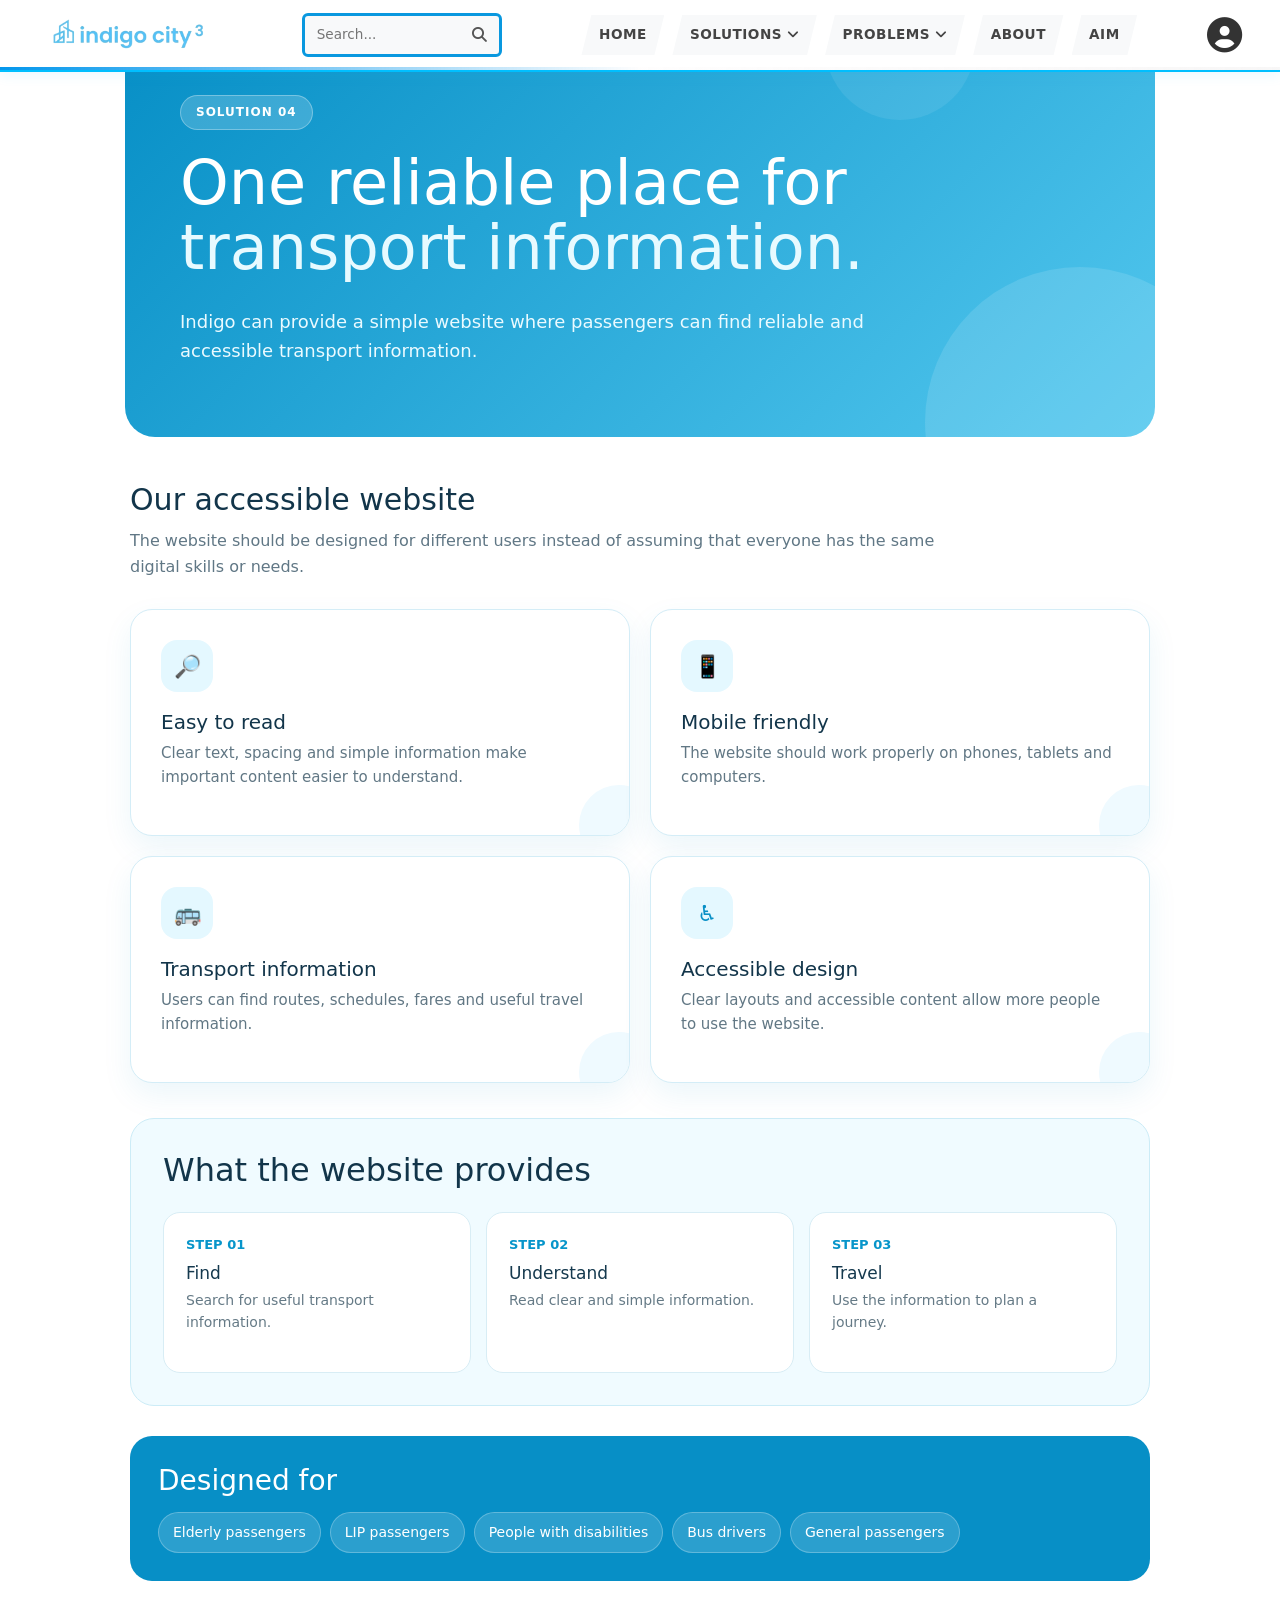
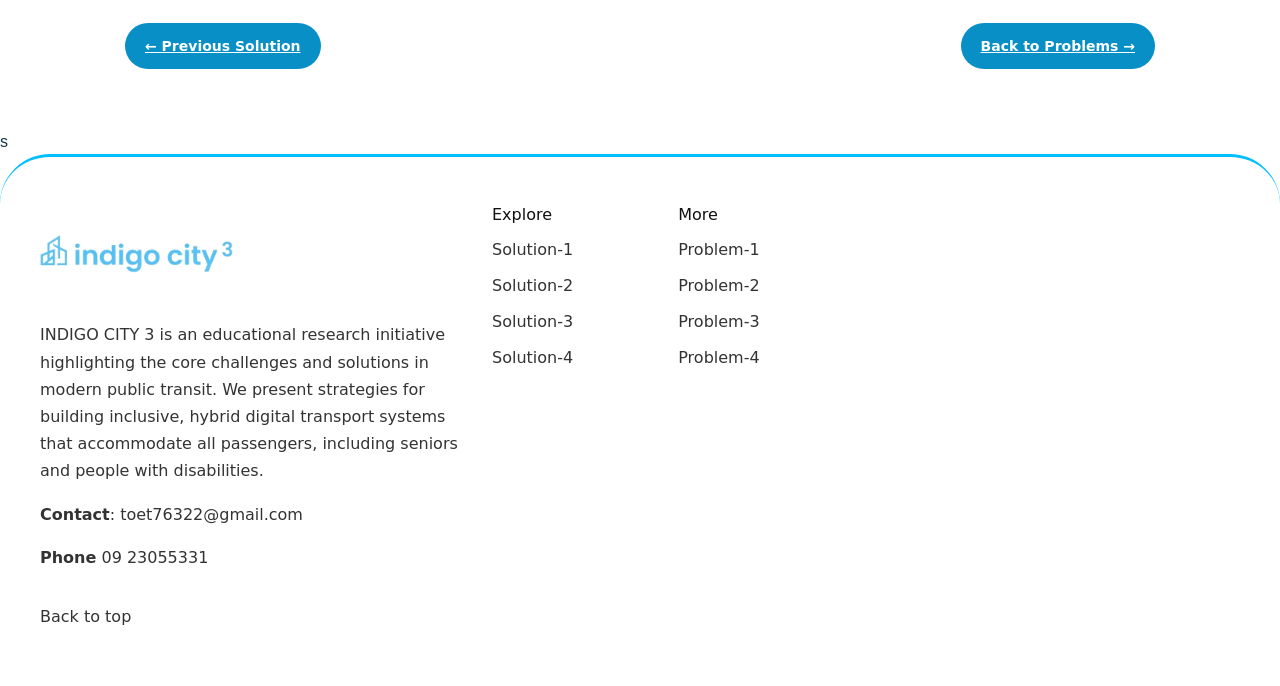
<file: 8.solutions-website.html>
<!DOCTYPE html>
<html lang="en">
<head>
    <meta charset="UTF-8">
    <meta name="viewport" content="width=device-width, initial-scale=1.0">
    <title>INDIGO CITY 3 | Solution 4</title>
<!-- ----------------------Link---------------------------------- -->
    <link href="https://cdn.jsdelivr.net/npm/bootstrap@5.3.3/dist/css/bootstrap.min.css" rel="stylesheet">
    <link rel="stylesheet" href="https://cdnjs.cloudflare.com/ajax/libs/font-awesome/6.4.0/css/all.min.css">
<!-- -----------------------------------CSS---------------------------- -->
    <link rel="stylesheet" href="css/nav-sidebar.css">
    <link rel="stylesheet" href="css/sign-in-up.css">
    <link rel="stylesheet" href="extra-css/back-to-top.css">
    <link rel="stylesheet" href="shan-css/solution.css">
    <link rel="stylesheet" href="css/footer.css">
<!-- ---------------------------------------Web Fav Icon--------------------- -->
    <link rel="shortcut icon" href="img1/id_circle.webp" type="image/x-icon">
</head>


<!-- ------------------------------Start of Main----------------------------------- -->

<body id="top">
    <input type="checkbox" id="sidebar-toggle">
    <label for="sidebar-toggle" class="overlay"></label>
    <header class="prime-navbar">

        <!-- ----------------------------logo--------------------------------- -->
        <a href="../index.html" class="logo">
            <img src="../img1/id3_text.webp" alt="Prime Blitz logo" oncontextmenu="return false;" ondragstart="return false;" onselectstart="return false;">
            <!-- <span class="brand-name">Prime Blitz</span> -->
        </a>
        <!-- --------------------------end of logo------------------------------ -->

        <!-------------------------------- Desktop Search Bar---------------------------------- -->
        <form action="#" method="GET" class="search-box desktop-search">
            <input type="search" placeholder="Search..." name="search" required>
            <button type="submit" aria-label="Submit Search Query">
                <i class="fa-solid fa-magnifying-glass"></i>
            </button>
        </form>
        <!-- -------------------------------end of desktop search bar-------------------------- -->

        <!-- ----------------------------Desktop Navigation Links ------------------------------>
        <ul class="desktop-menu">
            <li><a href="index.html" >Home</a></li>
            <li class="prime-dropdown">
                <a> Solutions<i class="fa-solid fa-angle-down"></i></a>
                <ul class="prime-dropdown-content">
                    <li><a href="5.solutions-hybrid.html">Solution-1</a></li>
                    <li><a href="6.solutions-accessibility.html">Solution-2</a></li>
                    <li><a href="7.solutions-language.html">Solution-3</a></li>
                    <li><a href="8.solutions-website.html" class="drop-active">Solution-4</a></li>
                    
                </ul>
            </li>
            <li class="prime-dropdown">
                <a>Problems <i class="fa-solid fa-angle-down"></i></a>
                <ul class="prime-dropdown-content">
                    <li><a href="1.problems-elderly.html">Problem-1</a></li>
                    <li><a href="2.problems-disability.html">Problem-2</a></li>
                    <li><a href="3.problems-lip.html">Problem-3</a></li>
                    <li><a href="4.problems-digital.html">Problem-4</a></li>
                </ul>
            </li>
            <li><a href="about.html">About</a></li>
            <li><a href="aim.html">Aim</a></li>

        </ul>
          <!-- -----------------------------------end of desktop navi link---------------------- -->

        <!-- -----------------------Top Right Nav Auth Trigger Icon (Desktop)--------------------- -->
        <div class="auth-container">
            <button commandfor="auth-overlay-panel" command="show-popover" class="auth-trigger-btn" title="Log In / Sign Up">
                <i class="fa-solid fa-circle-user" style="font-size: 2.2rem;"></i>
            </button>
        </div>
        <!-- -------------------------End of Top Right Nav Auth Trigger ------------------------------>

        <!-- ---------------------Hamburger Icon Menu Trigger (Mobile)------------------------ -->
        <label for="sidebar-toggle" class="open-btn" aria-label="Open Mobile Menu Drawer">
            <i class="fa-solid fa-bars"></i>
        </label>
        <!-- ----------------------------End of Ham Icon------------------------------------------ -->
    </header>
   <!-- --------------------------------end of laptop nav view--------------------------------- -->



   <!---------------------- -------------Mobile Drawer Sidebar---------------------- -->
    <aside class="sidebar">
        <div class="sidebar-header">
            <label for="sidebar-toggle" class="close-btn" aria-label="Close Mobile Menu Drawer">
                <i class="fa-solid fa-xmark"></i>
            </label>
 <button commandfor="auth-overlay-panel" command="show-popover" class="mobile-auth sidebar-auth-trigger" title="Log In / Sign Up">
                <i class="fa-solid fa-circle-user" style="font-size: 2.8rem;"></i>
            </button>
            <!-- ----------------------Mobile Sign IN | UP ------------------------------ -->
         
        </div>
        
        <!-- ----------------------------Mobile Search Bar -------------------------->
        <form action="#" method="GET" class="mobile-search">
            <input type="search" placeholder="Search website..." name="search" required>
            <button type="submit" aria-label="Submit Search Query">
                <i class="fa-solid fa-magnifying-glass"></i>
            </button>
        </form>

        <!------------------------------ Mobile Drawer Navigation Links----------------------------- -->
        <header class="sidebar-nav">
            <a href="index.html">Home</a>
            <details class="mobile-dropdown">
                <summary>Solutions</summary>
                <div class="mobile-dropdown-content">
                    <a href="5.solutions-hybrid.html">Solution-1</a>
                     <a href="6.solutions-accessibility.html">Solution-2</a>
                    <a href="7.solutions-language.html">Solution-3</a>

                     <a href="8.solutions-website.html" class="drop-active">Solution-4</a>
   
                </div>
            </details>

            <details class="mobile-dropdown">
                <summary>Problems</summary>
                <div class="mobile-dropdown-content">
                    <a href="1.problems-elderly.html">Problem-1</a>
                    <a href="2.problems-disability.html">Problem-2</a>
                    <a href="3.problems-lip.html">Problem-3</a>
                    <a href="4.problems-digital.html">Problem-4</a>
                </div>
            </details>

            <a href="about.html">About</a>
            <a href="aim.html">Aim</a>

          
        </header>
    </aside>
<!-- ---------------------------------------------End of mobile nav aka side bar-------------------------------------- -->


<!----------------------------------------- start of sign in up--------------------------------------------------------------- -->
 
    <main id="auth-overlay-panel" popover class="auth-page-wrapper">
        
        <button popovertarget="auth-overlay-panel" popovertargetaction="hide" class="modal-close-cross" aria-label="Close Authentication Panel">
            <i class="fa-solid fa-xmark"></i>
        </button>

        <!-- Hidden Checkbox for Form Switch Slide Animation Toggle -->
        <input type="checkbox" id="auth-panel-switcher" class="auth-toggle-trigger">
        
        <div class="auth-display-card">
            
            <div class="auth-forms-holder">
                
                <!-- Registration  Sign Up Form Panel  -->
                <form action="#" method="get" class="auth-form-column side-signup">
                    <div class="form-content-wrapper">
                        <h1 class="auth-heading">Create Account</h1>
                        <p class="auth-lead">Register an email for Prime-Blitz</p>
                        
                        <div class="auth-core-form">
                            <div class="auth-input-row">
                                <label class="auth-field-label">Full Name</label>
                                <input type="text" placeholder="Your name" required autocomplete="name">
                            </div>
                            <div class="auth-input-row">
                                <label class="auth-field-label">Email Address</label>
                                <input type="email" placeholder="name@example.com" required autocomplete="email">
                            </div>
                            <div class="auth-input-row">
                                <label class="auth-field-label">Password</label>
                                <input type="password" placeholder="Create strong password" required autocomplete="new-password">
                            </div>
                            <button type="submit" class="auth-btn btn-dark">Sign Up</button>
                        </div>
                        
                        <!-- Mobile Responsive Alternative Switch Trigger Link -->
                        <div class="auth-mobile-switch-notice">
                            <p>Already have an account? <label for="auth-panel-switcher" class="auth-action-link">Sign In</label></p>
                        </div>
                    </div>
                </form>

                <!-- Session Authentication Sign In Form Panel -->
                <form action="#" method="get" class="auth-form-column side-signin">
                    <div class="form-content-wrapper">
                        <h1 class="auth-heading">Welcome Back</h1>
                        <p class="auth-lead">Sign in to your account to access your workspace portal.</p>
                        
                        <div class="auth-core-form">
                            <div class="auth-input-row">
                                <label class="auth-field-label">Email Address</label>
                                <input type="email" placeholder="name@example.com" required autocomplete="email">
                            </div>
                            <div class="auth-input-row">
                                <div class="auth-label-split">
                                    <label class="auth-field-label">Password</label>
                                    <a href="#" class="auth-inline-link">Forgot password?</a>
                                </div>
                                <input type="password" placeholder="Enter your password" required autocomplete="current-password">
                            </div>
                            <button type="submit" class="auth-btn btn-blue">Sign In</button>
                        </div>
                        
                        <!-- Mobile Responsive Alternative Switch Trigger Link -->
                        <div class="auth-mobile-switch-notice">
                            <p>Don't have an account? <label for="auth-panel-switcher" class="auth-action-link">Sign Up</label></p>
                        </div>
                    </div>
                </form>

            </div>

            <!-- Sliding Desktop Interactive Visual Curtain Panel Layer -->
            <div class="auth-overlay-curtain">
                <div class="auth-curtain-inner">
                    
                    <!-- Left Slide Text Message Area Component -->
                    <div class="curtain-message curtain-msg-left">
                        <h2>Prime blitz</h2>
                        <p>Lorem ipsum dolor sit amet consectetur adipisicing elit. Quisquam, quod.</p>
                        <label for="auth-panel-switcher" class="curtain-toggle-btn">Go To Sign Up</label>
                    </div>

                    <!-- Right Slide Text Message Area Component -->
                    <div class="curtain-message curtain-msg-right">
                        <h2>prime blitz</h2>
                        <p>Lorem ipsum dolor sit amet consectetur adipisicing elit. Quisquam, quod.</p>
                        <label for="auth-panel-switcher" class="curtain-toggle-btn">Go To Sign In</label>
                    </div>

                </div>
            </div>

        </div>
    </main>

<!-------------------------------------- end of sign in sig up---------------------------------------------------- -->

    <!-- start body here -->
     <!--||||||||||||||||||||||||||||| back to top button|||||||||||||||||||||||| -->
<a href="#top" class="back-to-top">↑</a> 



<main class="shan-page">

    <section class="shan-solution-hero">

        <span class="shan-solution-label">
            SOLUTION 04
        </span>

        <h1 class="shan-solution-title">
            One reliable place for
            <span>transport information.</span>
        </h1>

        <p class="shan-solution-intro">
            Indigo can provide a simple website where passengers can
            find reliable and accessible transport information.
        </p>

    </section>


    <section class="shan-solution-content">

        <h2 class="shan-solution-heading">
            Our accessible website
        </h2>

        <p class="shan-solution-text">
            The website should be designed for different users instead
            of assuming that everyone has the same digital skills or needs.
        </p>


        <div class="shan-solution-grid">

            <article class="shan-solution-card">

                <div class="shan-solution-icon">
                    🔎
                </div>

                <h3>
                    Easy to read
                </h3>

                <p>
                    Clear text, spacing and simple information make
                    important content easier to understand.
                </p>

            </article>


            <article class="shan-solution-card">

                <div class="shan-solution-icon">
                    📱
                </div>

                <h3>
                    Mobile friendly
                </h3>

                <p>
                    The website should work properly on phones,
                    tablets and computers.
                </p>

            </article>


            <article class="shan-solution-card">

                <div class="shan-solution-icon">
                    🚌
                </div>

                <h3>
                    Transport information
                </h3>

                <p>
                    Users can find routes, schedules, fares and
                    useful travel information.
                </p>

            </article>


            <article class="shan-solution-card">

                <div class="shan-solution-icon">
                    ♿
                </div>

                <h3>
                    Accessible design
                </h3>

                <p>
                    Clear layouts and accessible content allow more
                    people to use the website.
                </p>

            </article>

        </div>


        <div class="shan-solution-process">

            <h2>
                What the website provides
            </h2>

            <div class="shan-process-grid">

                <div class="shan-process-step">

                    <span class="shan-process-number">
                        STEP 01
                    </span>

                    <h3>Find</h3>

                    <p>
                        Search for useful transport information.
                    </p>

                </div>


                <div class="shan-process-step">

                    <span class="shan-process-number">
                        STEP 02
                    </span>

                    <h3>Understand</h3>

                    <p>
                        Read clear and simple information.
                    </p>

                </div>


                <div class="shan-process-step">

                    <span class="shan-process-number">
                        STEP 03
                    </span>

                    <h3>Travel</h3>

                    <p>
                        Use the information to plan a journey.
                    </p>

                </div>

            </div>

        </div>


        <div class="shan-solution-people">

            <h3>
                Designed for
            </h3>

            <div class="shan-people-list">

                <span class="shan-person">
                    Elderly passengers
                </span>

                <span class="shan-person">
                    LIP passengers
                </span>

                <span class="shan-person">
                    People with disabilities
                </span>

                <span class="shan-person">
                    Bus drivers
                </span>

                <span class="shan-person">
                    General passengers
                </span>

            </div>

        </div>

    </section>


    <div class="shan-solution-links">

        <a href="7.solutions-language.html">
            ← Previous Solution
        </a>

        <a href="1.problems-elderly.html">
            Back to Problems →
        </a>

    </div>

</main>s
 
<!-- -------------------end of feed back |  main content  | nav  | ------------------------------------------- -->

    <!-- Footer -->
      <!-- Footer -->
    <footer class="page-footer">
        <div class="footer-top">
            <div class="footer-brand">
                <img src="../img1/id3_text.webp" alt="Prime Blitz Logo" class="footer-logo" oncontextmenu="return false;" ondragstart="return false;" onselectstart="return false;">
                <p>
                    INDIGO CITY 3 is an educational research initiative highlighting the core challenges and solutions in modern public transit. We present strategies for building inclusive, hybrid digital transport systems that accommodate all passengers, including seniors and people with disabilities.
                </p>
                <p><strong>Contact</strong>: toet76322@gmail.com</p>
                <p><strong>Phone</strong> 09 23055331</p>
                <a href="#top">Back to top</a>
            </div>
            <div class="footer-links">
                <div>
                    <h3>Explore</h3>
                    <a href="5.solutions-hybrid.html">Solution-1</a>
                    <a href="6.solutions-accessibility.html">Solution-2</a>
                    <a href="7.solutions-language.html">Solution-3</a>
                    <a href="8.solutions-website.html">Solution-4</a>
                </div>
                <div id="faq">
                    <h3>More</h3>
                    <a href="1.problems-elderly.html">Problem-1</a>
                    <a href="2.problems-disability.html">Problem-2</a>
                    <a href="3.problems-lip.html">Problem-3</a>
                    <a href="4.problems-digital.html">Problem-4</a>
                </div>
            </div>
        </div>
    </footer>

    <script src="https://cdn.jsdelivr.net/npm/bootstrap@5.3.3/dist/js/bootstrap.bundle.min.js"></script>
</body>
</html>
</file>
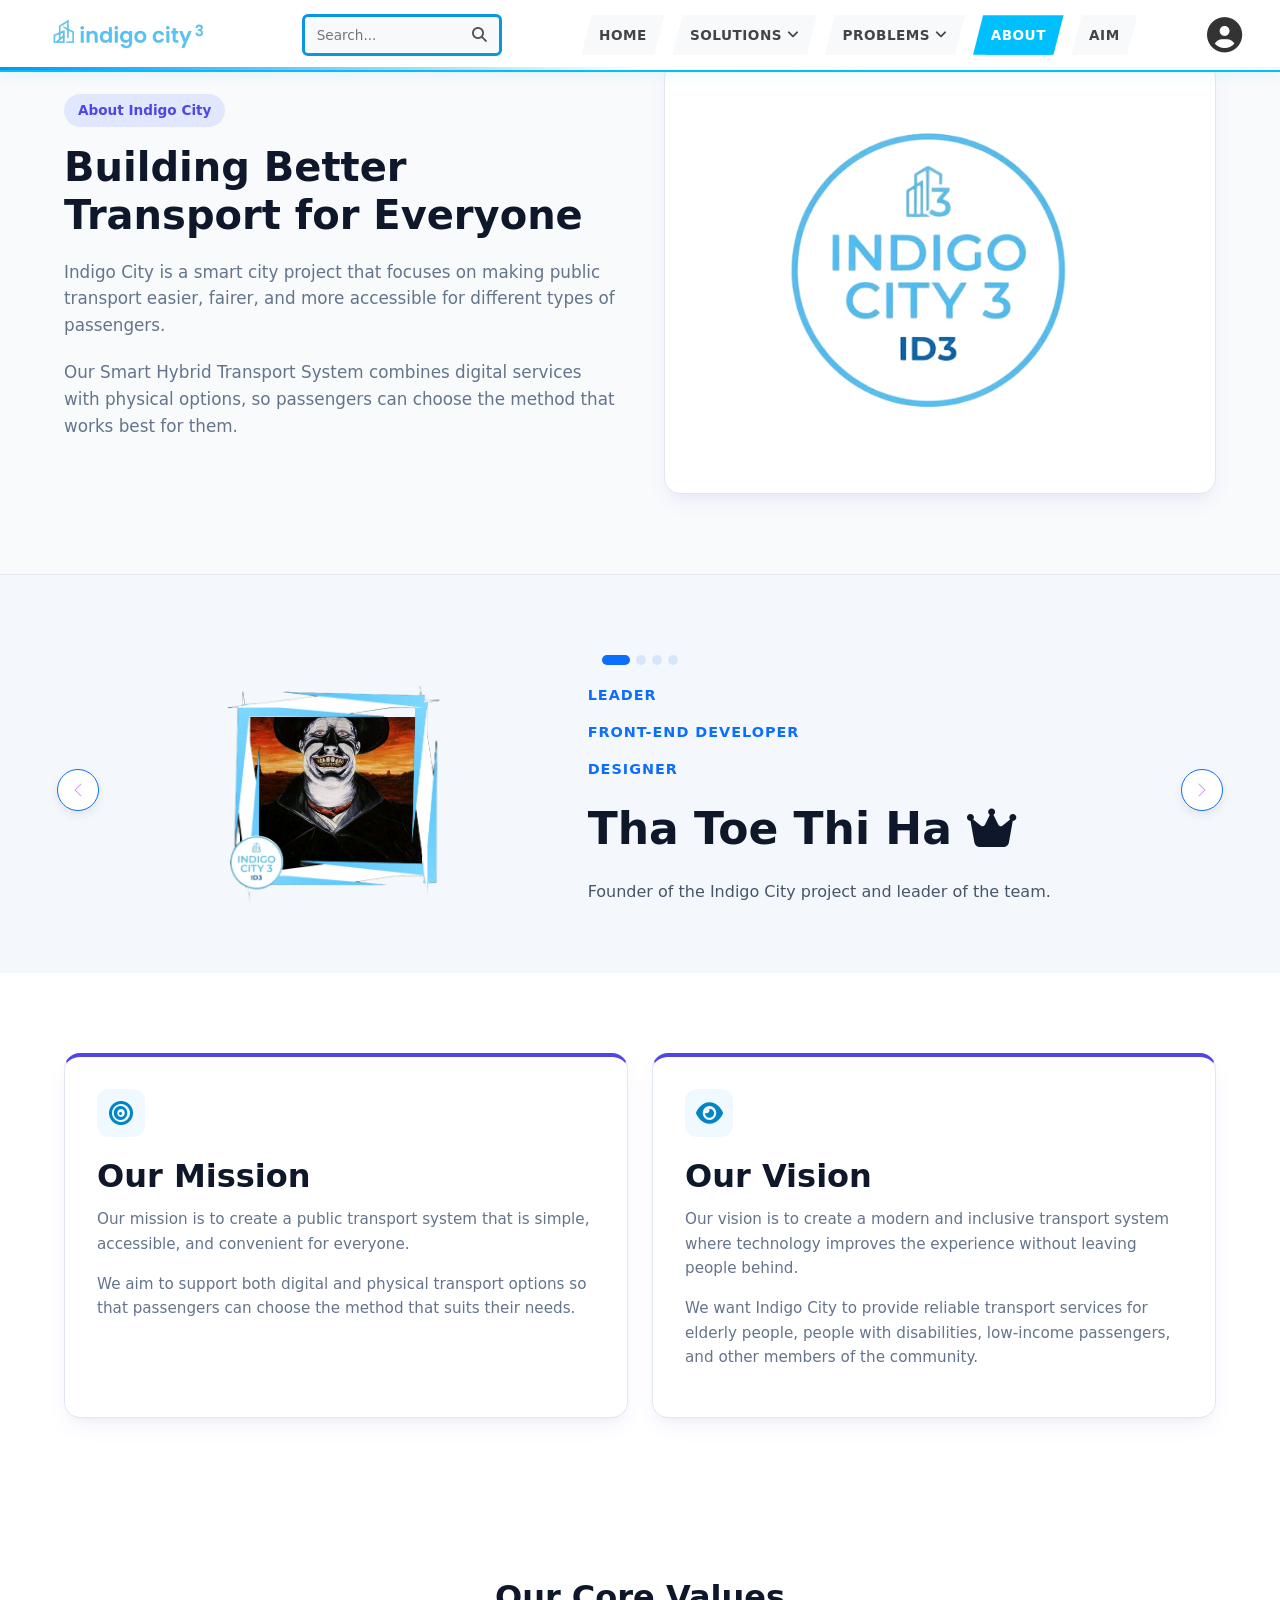
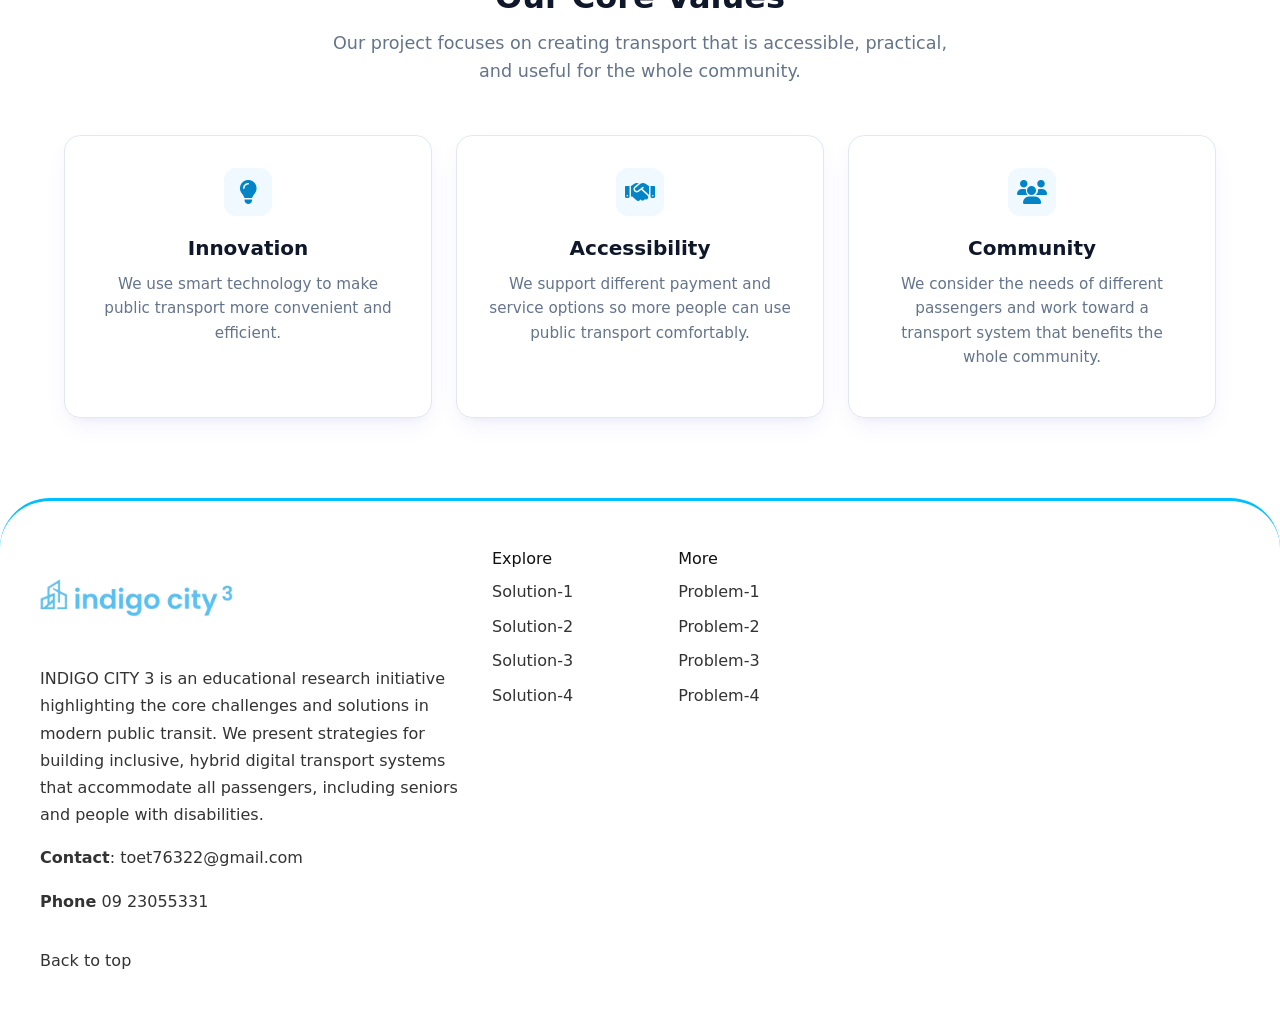
<file: about.html>
<!DOCTYPE html>
<html lang="en">
<head>
    <meta charset="UTF-8">
    <meta name="viewport" content="width=device-width, initial-scale=1.0">
    <title>INDIGO CITY 3 | Home</title>
<!-- ----------------------Link---------------------------------- -->
    <link href="https://cdn.jsdelivr.net/npm/bootstrap@5.3.3/dist/css/bootstrap.min.css" rel="stylesheet">
    <link rel="stylesheet" href="https://cdnjs.cloudflare.com/ajax/libs/font-awesome/6.4.0/css/all.min.css">
<!-- -----------------------------------CSS---------------------------- -->
    <link rel="stylesheet" href="css/nav-sidebar.css">
    <link rel="stylesheet" href="css/sign-in-up.css">
    <link rel="stylesheet" href="extra-css/back-to-top.css">
    <link rel="stylesheet" href="css/carousel.css">
    <link rel="stylesheet" href="css/footer.css">
<!-- ---------------------------------------Web Fav Icon--------------------- -->
    <link rel="shortcut icon" href="img1/id_circle.webp" type="image/x-icon">
</head>


<!-- ------------------------------Start of Main----------------------------------- -->

<body id="top">
    <input type="checkbox" id="sidebar-toggle">
    <label for="sidebar-toggle" class="overlay"></label>
    <header class="prime-navbar">

        <!-- ----------------------------logo--------------------------------- -->
        <a href="index.html" class="logo">
            <img src="img1/id3_text.webp" alt="Prime Blitz logo" oncontextmenu="return false;" ondragstart="return false;" onselectstart="return false;">
            <!-- <span class="brand-name">Prime Blitz</span> -->
        </a>
        <!-- --------------------------end of logo------------------------------ -->

        <!-------------------------------- Desktop Search Bar---------------------------------- -->
        <form action="#" method="GET" class="search-box desktop-search">
            <input type="search" placeholder="Search..." name="search" required>
            <button type="submit" aria-label="Submit Search Query">
                <i class="fa-solid fa-magnifying-glass"></i>
            </button>
        </form>
        <!-- -------------------------------end of desktop search bar-------------------------- -->

        <!-- ----------------------------Desktop Navigation Links ------------------------------>
        <ul class="desktop-menu">
            <li><a href="index.html" >Home</a></li>
            <li class="prime-dropdown">
                <a> Solutions<i class="fa-solid fa-angle-down"></i></a>
                <ul class="prime-dropdown-content">
                    <li><a href="5.solutions-hybrid.html">Solution-1</a></li>
                    <li><a href="6.solutions-accessibility.html">Solution-2</a></li>
                    <li><a href="7.solutions-language.html">Solution-3</a></li>
                    <li><a href="8.solutions-website.html">Solution-4</a></li>
                    
                </ul>
            </li>
            <li class="prime-dropdown">
                <a>Problems <i class="fa-solid fa-angle-down"></i></a>
                <ul class="prime-dropdown-content">
                    <li><a href="1.problems-elderly.html">Problem-1</a></li>
                    <li><a href="2.problems-disability.html">Problem-2</a></li>
                    <li><a href="3.problems-lip.html">Problem-3</a></li>
                    <li><a href="4.problems-digital.html">Problem-4</a></li>
                </ul>
            </li>
            <li><a href="about.html" class="active">About</a></li>
            <li><a href="aim.html">Aim</a></li>

        </ul>
          <!-- -----------------------------------end of desktop navi link---------------------- -->

        <!-- -----------------------Top Right Nav Auth Trigger Icon (Desktop)--------------------- -->
        <div class="auth-container">
            <button commandfor="auth-overlay-panel" command="show-popover" class="auth-trigger-btn" title="Log In / Sign Up">
                <i class="fa-solid fa-circle-user" style="font-size: 2.2rem;"></i>
            </button>
        </div>
        <!-- -------------------------End of Top Right Nav Auth Trigger ------------------------------>

        <!-- ---------------------Hamburger Icon Menu Trigger (Mobile)------------------------ -->
        <label for="sidebar-toggle" class="open-btn" aria-label="Open Mobile Menu Drawer">
            <i class="fa-solid fa-bars"></i>
        </label>
        <!-- ----------------------------End of Ham Icon------------------------------------------ -->
    </header>
   <!-- --------------------------------end of laptop nav view--------------------------------- -->



   <!---------------------- -------------Mobile Drawer Sidebar---------------------- -->
    <aside class="sidebar">
        <div class="sidebar-header">
            <label for="sidebar-toggle" class="close-btn" aria-label="Close Mobile Menu Drawer">
                <i class="fa-solid fa-xmark"></i>
            </label>
 <button commandfor="auth-overlay-panel" command="show-popover" class="mobile-auth sidebar-auth-trigger" title="Log In / Sign Up">
                <i class="fa-solid fa-circle-user" style="font-size: 2.8rem;"></i>
            </button>
            <!-- ----------------------Mobile Sign IN | UP ------------------------------ -->
         
        </div>
        
        <!-- ----------------------------Mobile Search Bar -------------------------->
        <form action="#" method="GET" class="mobile-search">
            <input type="search" placeholder="Search website..." name="search" required>
            <button type="submit" aria-label="Submit Search Query">
                <i class="fa-solid fa-magnifying-glass"></i>
            </button>
        </form>

        <!------------------------------ Mobile Drawer Navigation Links----------------------------- -->
        <header class="sidebar-nav">
            <a href="index.html">Home</a>
            <details class="mobile-dropdown">
                <summary>Solutions</summary>
                <div class="mobile-dropdown-content">
                    <a href="5.solutions-hybrid.html">Solution-2</a>
                     <a href="6.solutions-accessibility.html">Solution-2</a>
                    <a href="7.solutions-language.html">Solution-2</a>

                     <a href="8.solutions-website.html">Solution-2</a>
   
                </div>
            </details>

            <details class="mobile-dropdown">
                <summary>Problems</summary>
                <div class="mobile-dropdown-content">
                    <a href="1.problems-elderly.html">Problem-1</a>
                    <a href="2.problems-disability.html">Problem-2</a>
                    <a href="3.problems-lip.html">Problem-3</a>
                    <a href="4.problems-digital.html">Problem-4</a>
                </div>
            </details>

            <a href="about.html" class="active">About</a>
            <a href="aim.html">Aim</a>
          
        </header>
    </aside>
<!-- ---------------------------------------------End of mobile nav aka side bar-------------------------------------- -->


<!----------------------------------------- start of sign in up--------------------------------------------------------------- -->
 
    <main id="auth-overlay-panel" popover class="auth-page-wrapper">
        
        <button popovertarget="auth-overlay-panel" popovertargetaction="hide" class="modal-close-cross" aria-label="Close Authentication Panel">
            <i class="fa-solid fa-xmark"></i>
        </button>

        <!-- Hidden Checkbox for Form Switch Slide Animation Toggle -->
        <input type="checkbox" id="auth-panel-switcher" class="auth-toggle-trigger">
        
        <div class="auth-display-card">
            
            <div class="auth-forms-holder">
                
                <!-- Registration  Sign Up Form Panel  -->
                <form action="#" method="get" class="auth-form-column side-signup">
                    <div class="form-content-wrapper">
                        <h1 class="auth-heading">Create Account</h1>
                        <p class="auth-lead">Register an email for Prime-Blitz</p>
                        
                        <div class="auth-core-form">
                            <div class="auth-input-row">
                                <label class="auth-field-label">Full Name</label>
                                <input type="text" placeholder="Your name" required autocomplete="name">
                            </div>
                            <div class="auth-input-row">
                                <label class="auth-field-label">Email Address</label>
                                <input type="email" placeholder="name@example.com" required autocomplete="email">
                            </div>
                            <div class="auth-input-row">
                                <label class="auth-field-label">Password</label>
                                <input type="password" placeholder="Create strong password" required autocomplete="new-password">
                            </div>
                            <button type="submit" class="auth-btn btn-dark">Sign Up</button>
                        </div>
                        
                        <!-- Mobile Responsive Alternative Switch Trigger Link -->
                        <div class="auth-mobile-switch-notice">
                            <p>Already have an account? <label for="auth-panel-switcher" class="auth-action-link">Sign In</label></p>
                        </div>
                    </div>
                </form>

                <!-- Session Authentication Sign In Form Panel -->
                <form action="#" method="get" class="auth-form-column side-signin">
                    <div class="form-content-wrapper">
                        <h1 class="auth-heading">Welcome Back</h1>
                        <p class="auth-lead">Sign in to your account to access your workspace portal.</p>
                        
                        <div class="auth-core-form">
                            <div class="auth-input-row">
                                <label class="auth-field-label">Email Address</label>
                                <input type="email" placeholder="name@example.com" required autocomplete="email">
                            </div>
                            <div class="auth-input-row">
                                <div class="auth-label-split">
                                    <label class="auth-field-label">Password</label>
                                    <a href="#" class="auth-inline-link">Forgot password?</a>
                                </div>
                                <input type="password" placeholder="Enter your password" required autocomplete="current-password">
                            </div>
                            <button type="submit" class="auth-btn btn-blue">Sign In</button>
                        </div>
                        
                        <!-- Mobile Responsive Alternative Switch Trigger Link -->
                        <div class="auth-mobile-switch-notice">
                            <p>Don't have an account? <label for="auth-panel-switcher" class="auth-action-link">Sign Up</label></p>
                        </div>
                    </div>
                </form>

            </div>

            <!-- Sliding Desktop Interactive Visual Curtain Panel Layer -->
            <div class="auth-overlay-curtain">
                <div class="auth-curtain-inner">
                    
                    <!-- Left Slide Text Message Area Component -->
                    <div class="curtain-message curtain-msg-left">
                        <h2>Prime blitz</h2>
                        <p>Lorem ipsum dolor sit amet consectetur adipisicing elit. Quisquam, quod.</p>
                        <label for="auth-panel-switcher" class="curtain-toggle-btn">Go To Sign Up</label>
                    </div>

                    <!-- Right Slide Text Message Area Component -->
                    <div class="curtain-message curtain-msg-right">
                        <h2>prime blitz</h2>
                        <p>Lorem ipsum dolor sit amet consectetur adipisicing elit. Quisquam, quod.</p>
                        <label for="auth-panel-switcher" class="curtain-toggle-btn">Go To Sign In</label>
                    </div>

                </div>
            </div>

        </div>
    </main>

<!-------------------------------------- end of sign in sig up---------------------------------------------------- -->

    <!-- start body here -->
     <!--||||||||||||||||||||||||||||| back to top button|||||||||||||||||||||||| -->
<a href="#top" class="back-to-top">↑</a> 


<section id="about-hero" class="prime-section about-hero-section">
            <div class="prime-container about-hero-grid">
                <div class="about-hero-content">
                    <span class="prime-badge">About Indigo City</span>
                    <h1 class="prime-title">Building Better Transport for Everyone</h1>
                    <p class="prime-text">Indigo City is a smart city project that focuses on making public transport easier, fairer, and more accessible for different types of passengers.</p>
                    <p class="prime-text">Our Smart Hybrid Transport System combines digital services with physical options, so passengers can choose the method that works best for them.</p>
                </div>
                <div class="about-hero-media prime-box">
                    <img src="img1/id_circle.webp" alt="About Us Visual" class="prime-aim-img">
                </div>
            </div>
        </section>


<section class="about-section py-5 position-relative">
  <div class="container">
    
    <div id="aboutCarousel" class="carousel slide" data-bs-ride="carousel" data-bs-touch="true" data-bs-interval="4000">
      
      <!-- Slide Indicators -->
      <div class="carousel-indicators custom-indicators mb-0">
        <button type="button" data-bs-target="#aboutCarousel" data-bs-slide-to="0" class="active" aria-current="true" aria-label="Slide 1"></button>
        <button type="button" data-bs-target="#aboutCarousel" data-bs-slide-to="1" aria-label="Slide 2"></button>
        <button type="button" data-bs-target="#aboutCarousel" data-bs-slide-to="2" aria-label="Slide 3"></button>
        <button type="button" data-bs-target="#aboutCarousel" data-bs-slide-to="3" aria-label="Slide 4"></button>
      </div>

      <!-- Slide Wrapper -->
      <div class="carousel-inner">
        
        <!-- Slide 1 (ONLY THIS ONE IS ACTIVE) -->
        <div class="carousel-item active">
          <div class="row align-items-center g-4">
            <div class="col-lg-5 text-center">
              <div class="custom-border-wrap">
                <img src="img1/toe.jpg" alt="Profile Avatar" class="profile-img">
                <img src="img1/border.webp" alt="Border Frame" class="border-overlay">
              </div>
            </div>
            <div class="col-lg-7">
              <div class="content-card ps-lg-4">
                <span class="sub-heading">Leader</span>
                  <span class="sub-heading">Front-End Developer</span>
                <span class="sub-heading">Designer</span>

                <h2 class="fw-bold display-6 my-2">Tha Toe Thi Ha <i class="fa-solid fa-crown"></i></h2>
                <p class="lead fs-6">
                Founder of the Indigo City project and leader of the team.
              </div>
            </div>
          </div>
        </div>

        <!-- Slide 2 -->
        <div class="carousel-item">
          <div class="row align-items-center g-4">
            <div class="col-lg-5 text-center">
              <div class="custom-border-wrap">
                <img src="img1/shan.jpg" alt="Profile Avatar" class="profile-img">
                <img src="img1/border.webp" alt="Border Frame" class="border-overlay">
              </div>
            </div>
            <div class="col-lg-7">
              <div class="content-card ps-lg-4">
                <span class="sub-heading">Front-end Developer</span>
                                <span class="sub-heading">Main Researcher</span>
                <span class="sub-heading">Designer</span>

                <h2 class="fw-bold display-6 my-2">Shan Phyo Htet <i class="fa-solid fa-crown"></i></h2>
                <p class="lead fs-6">
                Main researcher responsible for finding the main problems and developing suitable solutions for the project.
                </p>
              </div>
            </div>
          </div>
        </div>

        <!-- Slide 3 -->
        <div class="carousel-item">
          <div class="row align-items-center g-4">
            <div class="col-lg-5 text-center">
              <div class="custom-border-wrap">
                <img src="img1/han.png" alt="Profile Avatar" class="profile-img">
                <img src="img1/border.webp" alt="Border Frame" class="border-overlay">
              </div>
            </div>
            <div class="col-lg-7">
              <div class="content-card ps-lg-4">
                <span class="sub-heading">Researcher</span>
                <h2 class="fw-bold display-6 my-2">Han Phone Pyae Sone</h2>
                <p class="lead fs-6">
                 Researcher responsible for collecting information and designing the presentation slides.
                </p>
              </div>
            </div>
          </div>
        </div>

        <!-- Slide 4 -->
        <div class="carousel-item">
          <div class="row align-items-center g-4">
            <div class="col-lg-5 text-center">
              <div class="custom-border-wrap">
                <img src="img1/khine.jpg" alt="Profile Avatar" class="profile-img">
                <img src="img1/border.webp" alt="Border Frame" class="border-overlay">
              </div>
            </div>
            <div class="col-lg-7">
              <div class="content-card ps-lg-4">
                <span class="sub-heading">Researcher | Slide Designer</span>
                <h2 class="fw-bold display-6 my-2">Khine Thet Htar San</h2>
                <p class="lead fs-6">
                 Researcher who helped collect information and design the presentation slides.

                </p>
              </div>
            </div>
          </div>
        </div>

      </div>

      <!-- Navigation Arrows -->
      <button class="carousel-control-prev about-ctrl-btn" type="button" data-bs-target="#aboutCarousel" data-bs-slide="prev">
        <span class="carousel-control-prev-icon" aria-hidden="true"></span>
        <span class="visually-hidden">Previous</span>
      </button>
      <button class="carousel-control-next about-ctrl-btn" type="button" data-bs-target="#aboutCarousel" data-bs-slide="next">
        <span class="carousel-control-next-icon" aria-hidden="true"></span>
        <span class="visually-hidden">Next</span>
      </button>

    </div>

  </div>
</section>
<!-- skip -->

        <!-- SECTION 2: Mission & Vision -->
        <section id="mission-vision" class="prime-section about-mv-section">
            <div class="prime-container">
                <div class="prime-grid prime-grid-2">
                    <div class="prime-box prime-card about-mv-card">
                        <div class="prime-card-icon"><i class="fa-solid fa-bullseye"></i></div>
                        <h2 class="prime-subtitle">Our Mission</h2>
                        <p class="prime-card-text">Our mission is to create a public transport system that is simple, accessible, and convenient for everyone.</p>
                        <p class="prime-card-text">We aim to support both digital and physical transport options so that passengers can choose the method that suits their needs.</p>
                    </div>
                    <div class="prime-box prime-card about-mv-card">
                        <div class="prime-card-icon"><i class="fa-solid fa-eye"></i></div>
                        <h2 class="prime-subtitle">Our Vision</h2>
                        <p class="prime-card-text">Our vision is to create a modern and inclusive transport system where technology improves the experience without leaving people behind.</p>
                        <p class="prime-card-text">We want Indigo City to provide reliable transport services for elderly people, people with disabilities, low-income passengers, and other members of the community.</p>
                    </div>
                </div>
            </div>
        </section>

        <!-- SECTION 3: Core Values -->
        <section id="core-values" class="prime-section about-values-section">
            <div class="prime-container">
                <div class="prime-section-header">
                    <h2 class="prime-subtitle">Our Core Values</h2>
                    <p class="prime-section-desc">Our project focuses on creating transport that is accessible, practical, and useful for the whole community.</p>
                </div>
                <div class="prime-grid prime-grid-3">
                    <div class="prime-box prime-card text-center">
                        <div class="prime-card-icon mx-auto"><i class="fa-solid fa-lightbulb"></i></div>
                        <h3 class="prime-card-title">Innovation</h3>
                        <p class="prime-card-text">We use smart technology to make public transport more convenient and efficient.</p>
                    </div>
                    <div class="prime-box prime-card text-center">
                        <div class="prime-card-icon mx-auto"><i class="fa-solid fa-handshake"></i></div>
                        <h3 class="prime-card-title">Accessibility</h3>
                        <p class="prime-card-text">We support different payment and service options so more people can use public transport comfortably.</p>
                    </div>
                    <div class="prime-box prime-card text-center">
                        <div class="prime-card-icon mx-auto"><i class="fa-solid fa-users"></i></div>
                        <h3 class="prime-card-title">Community</h3>
                        <p class="prime-card-text">We consider the needs of different passengers and work toward a transport system that benefits the whole community.</p>
                    </div>
                </div>
            </div>
        </section>
<!-- ------------------------------Start of Hero------------------------------------------------------ -->

 
<!-- -------------------end of feed back |  main content  | nav  | ------------------------------------------- -->

      <!-- Footer -->
    <footer class="page-footer">
        <div class="footer-top">
            <div class="footer-brand">
                <img src="../img1/id3_text.webp" alt="Prime Blitz Logo" class="footer-logo" oncontextmenu="return false;" ondragstart="return false;" onselectstart="return false;">
                <p>
                    INDIGO CITY 3 is an educational research initiative highlighting the core challenges and solutions in modern public transit. We present strategies for building inclusive, hybrid digital transport systems that accommodate all passengers, including seniors and people with disabilities.
                </p>
                <p><strong>Contact</strong>: toet76322@gmail.com</p>
                <p><strong>Phone</strong> 09 23055331</p>
                <a href="#top">Back to top</a>
            </div>
            <div class="footer-links">
                <div>
                    <h3>Explore</h3>
                    <a href="5.solutions-hybrid.html">Solution-1</a>
                    <a href="6.solutions-accessibility.html">Solution-2</a>
                    <a href="7.solutions-language.html">Solution-3</a>
                    <a href="8.solutions-website.html">Solution-4</a>
                </div>
                <div id="faq">
                    <h3>More</h3>
                    <a href="1.problems-elderly.html">Problem-1</a>
                    <a href="2.problems-disability.html">Problem-2</a>
                    <a href="3.problems-lip.html">Problem-3</a>
                    <a href="4.problems-digital.html">Problem-4</a>
                </div>
            </div>
        </div>
    </footer>

    <script src="https://cdn.jsdelivr.net/npm/bootstrap@5.3.3/dist/js/bootstrap.bundle.min.js"></script>
</body>
</html>
</file>
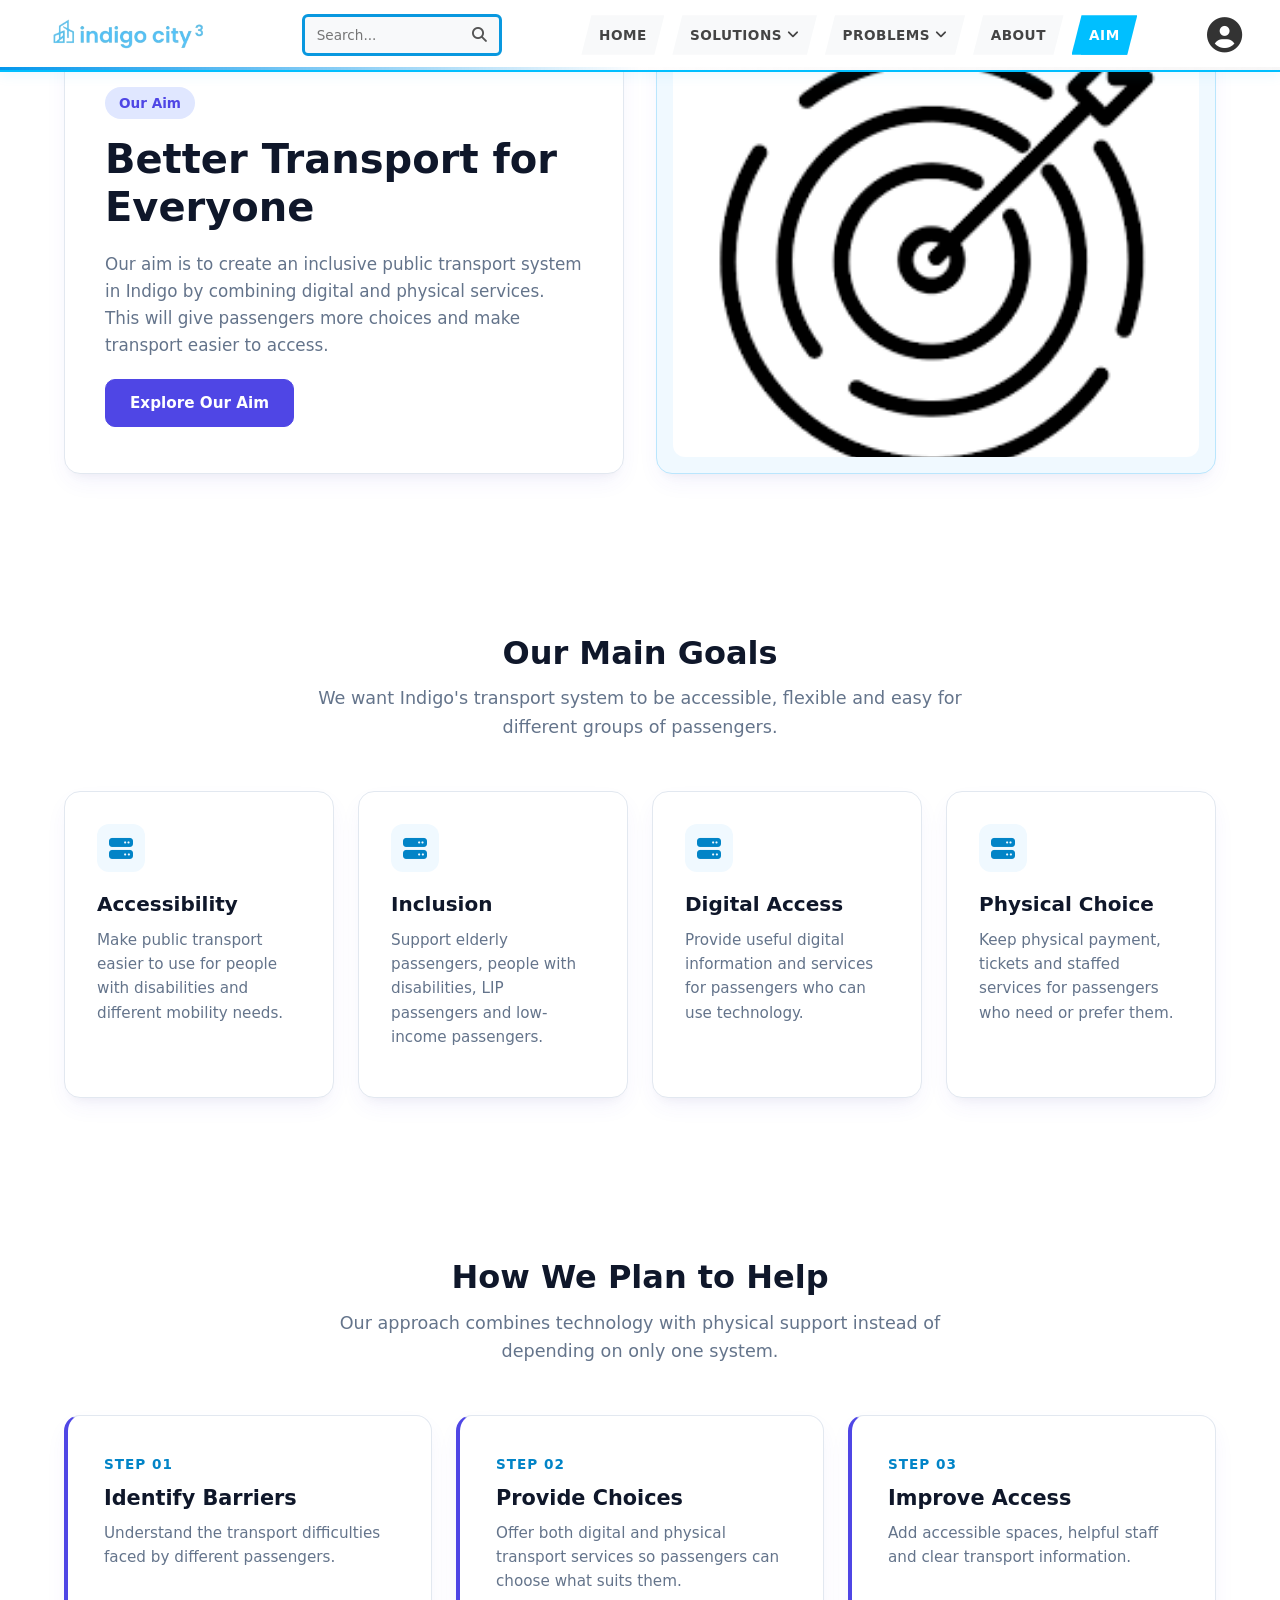
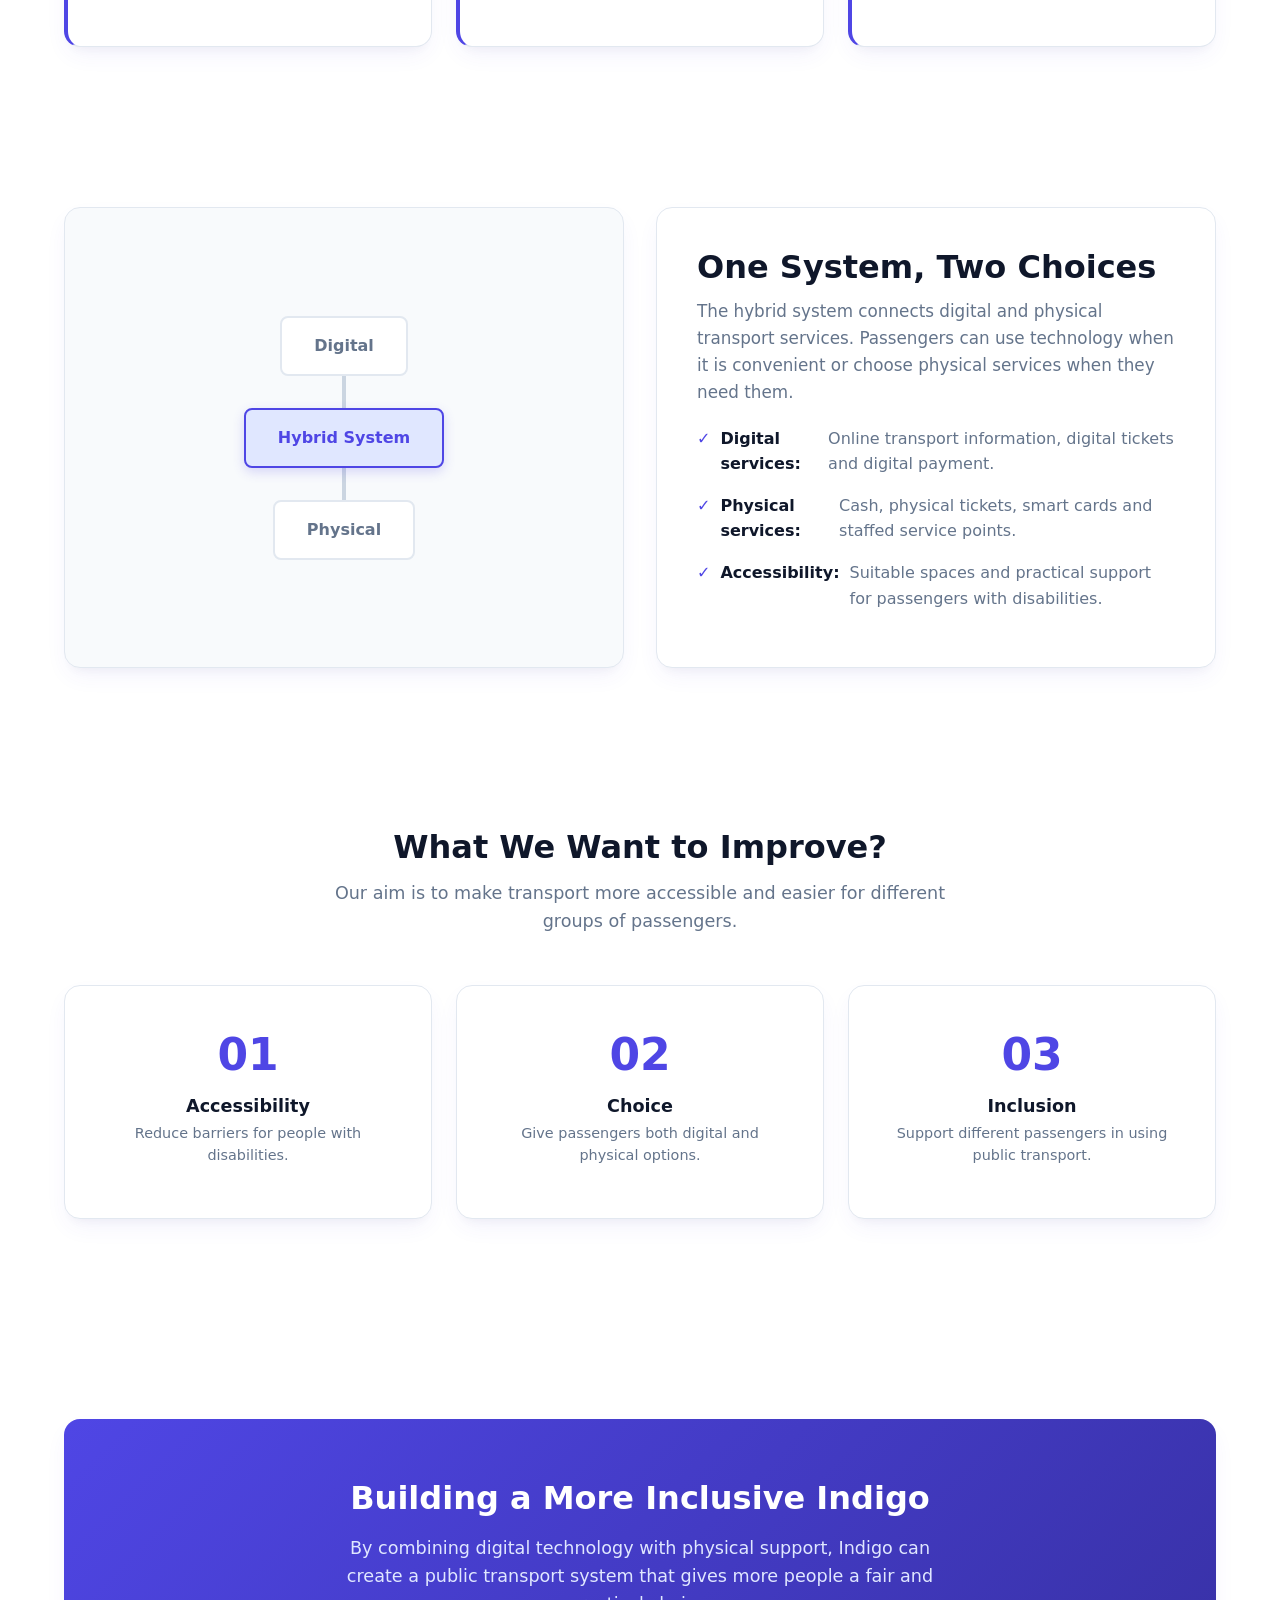
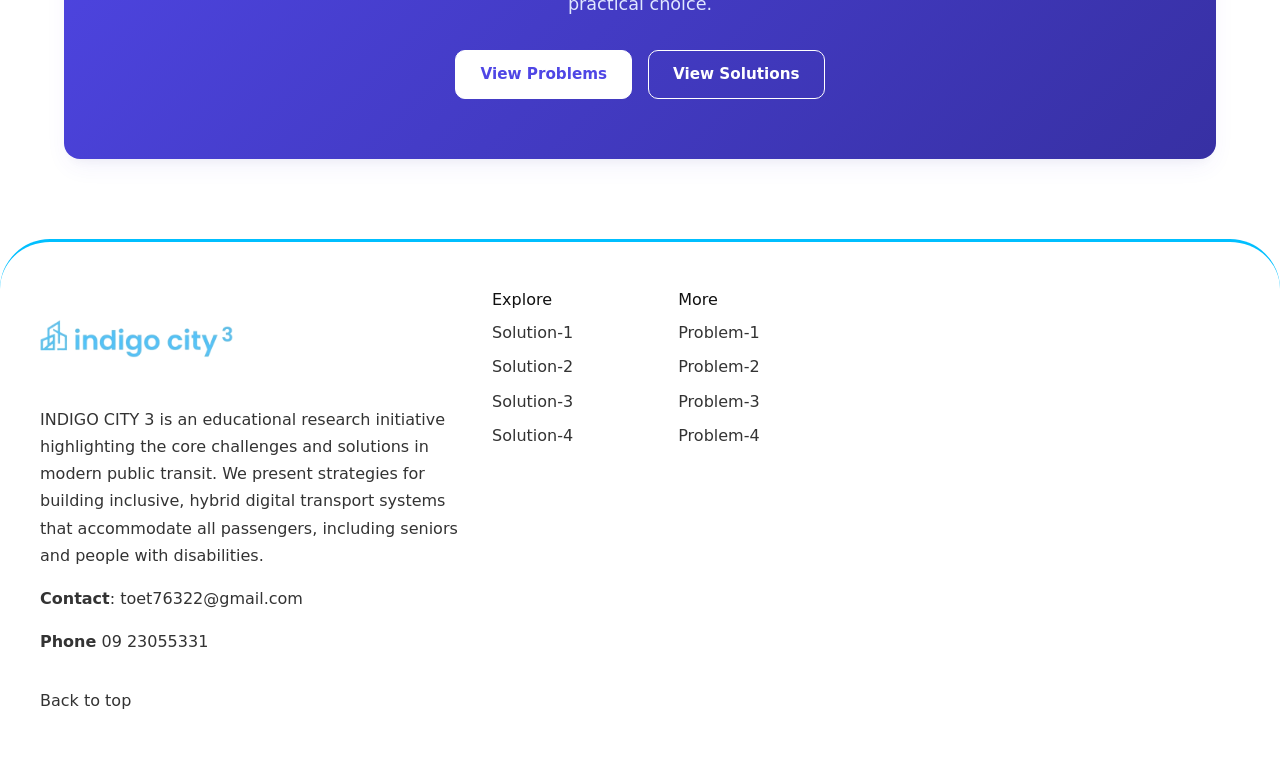
<file: aim.html>
<!DOCTYPE html>
<html lang="en">
<head>
    <meta charset="UTF-8">
    <meta name="viewport" content="width=device-width, initial-scale=1.0">
    <title>INDIGO CITY 3 | Aim</title>
    <!-- Stylesheets -->
    <link href="https://cdn.jsdelivr.net/npm/bootstrap@5.3.3/dist/css/bootstrap.min.css" rel="stylesheet">
    <link rel="stylesheet" href="https://cdnjs.cloudflare.com/ajax/libs/font-awesome/6.4.0/css/all.min.css">
    <link rel="stylesheet" href="css/nav-sidebar.css">
    <link rel="stylesheet" href="css/sign-in-up.css">
    <link rel="stylesheet" href="css/aim.css">
    <link rel="stylesheet" href="extra-css/back-to-top.css">
    <link rel="stylesheet" href="css/footer.css">
    <!-- Favicon -->
    <link rel="shortcut icon" href="img1/id_circle.webp" type="image/x-icon">
</head>

<body id="top">
    <input type="checkbox" id="sidebar-toggle">
    <label for="sidebar-toggle" class="overlay"></label>

    <!-- Header Navigation -->
    <header class="prime-navbar">
        <a href="index.html" class="logo">
            <img src="img1/id3_text.webp" alt="Prime Blitz logo" oncontextmenu="return false;" ondragstart="return false;" onselectstart="return false;">
        </a>

        <!-- Desktop Search Bar -->
        <form action="#" method="GET" class="search-box desktop-search">
            <input type="search" placeholder="Search..." name="search" required>
            <button type="submit" aria-label="Submit Search Query">
                <i class="fa-solid fa-magnifying-glass"></i>
            </button>
        </form>

        <!-- Desktop Navigation Links -->
           <ul class="desktop-menu">
            <li><a href="index.html" >Home</a></li>
            <li class="prime-dropdown">
                <a> Solutions<i class="fa-solid fa-angle-down"></i></a>
                <ul class="prime-dropdown-content">
                    <li><a href="5.solutions-hybrid.html">Solution-1</a></li>
                    <li><a href="6.solutions-accessibility.html">Solution-2</a></li>
                    <li><a href="7.solutions-language.html">Solution-3</a></li>
                    <li><a href="8.solutions-website.html">Solution-4</a></li>
                    
                </ul>
            </li>
            <li class="prime-dropdown">
                <a>Problems <i class="fa-solid fa-angle-down"></i></a>
                <ul class="prime-dropdown-content">
                    <li><a href="1.problems-elderly.html">Problem-1</a></li>
                    <li><a href="2.problems-disability.html">Problem-2</a></li>
                    <li><a href="3.problems-lip.html">Problem-3</a></li>
                    <li><a href="4.problems-digital.html">Problem-4</a></li>
                </ul>
            </li>
            <li><a href="about.html">About</a></li>
            <li><a href="aim.html" class="active">Aim</a></li>

        </ul>
          <!-- -----------------------------------end of desktop navi link---------------------- -->

        <!-- -----------------------Top Right Nav Auth Trigger Icon (Desktop)--------------------- -->
        <div class="auth-container">
            <button commandfor="auth-overlay-panel" command="show-popover" class="auth-trigger-btn" title="Log In / Sign Up">
                <i class="fa-solid fa-circle-user" style="font-size: 2.2rem;"></i>
            </button>
        </div>
        <!-- -------------------------End of Top Right Nav Auth Trigger ------------------------------>

        <!-- ---------------------Hamburger Icon Menu Trigger (Mobile)------------------------ -->
        <label for="sidebar-toggle" class="open-btn" aria-label="Open Mobile Menu Drawer">
            <i class="fa-solid fa-bars"></i>
        </label>
        <!-- ----------------------------End of Ham Icon------------------------------------------ -->
    </header>
   <!-- --------------------------------end of laptop nav view--------------------------------- -->



   <!---------------------- -------------Mobile Drawer Sidebar---------------------- -->
    <aside class="sidebar">
        <div class="sidebar-header">
            <label for="sidebar-toggle" class="close-btn" aria-label="Close Mobile Menu Drawer">
                <i class="fa-solid fa-xmark"></i>
            </label>
 <button commandfor="auth-overlay-panel" command="show-popover" class="mobile-auth sidebar-auth-trigger" title="Log In / Sign Up">
                <i class="fa-solid fa-circle-user" style="font-size: 2.8rem;"></i>
            </button>
            <!-- ----------------------Mobile Sign IN | UP ------------------------------ -->
         
        </div>
        
        <!-- ----------------------------Mobile Search Bar -------------------------->
        <form action="#" method="GET" class="mobile-search">
            <input type="search" placeholder="Search website..." name="search" required>
            <button type="submit" aria-label="Submit Search Query">
                <i class="fa-solid fa-magnifying-glass"></i>
            </button>
        </form>

        <!------------------------------ Mobile Drawer Navigation Links----------------------------- -->
        <header class="sidebar-nav">
            <a href="index.html">Home</a>
            <details class="mobile-dropdown">
                <summary>Solutions</summary>
                <div class="mobile-dropdown-content">
                    <a href="5.solutions-hybrid.html">Solution-2</a>
                     <a href="6.solutions-accessibility.html">Solution-2</a>
                    <a href="7.solutions-language.html">Solution-2</a>

                     <a href="8.solutions-website.html">Solution-2</a>
   
                </div>
            </details>

            <details class="mobile-dropdown">
                <summary>Problems</summary>
                <div class="mobile-dropdown-content">
                    <a href="1.problems-elderly.html">Problem-1</a>
                    <a href="2.problems-disability.html">Problem-2</a>
                    <a href="3.problems-lip.html">Problem-3</a>
                    <a href="4.problems-digital.html">Problem-4</a>
                </div>
            </details>

            <a href="about.html">About</a>
            <a href="aim.html" class="active">Aim</a>
        </nav>
    </aside>

    <!-- Sign In / Sign Up Popover -->
    <main id="auth-overlay-panel" popover class="auth-page-wrapper">
        <button popovertarget="auth-overlay-panel" popovertargetaction="hide" class="modal-close-cross" aria-label="Close Authentication Panel">
            <i class="fa-solid fa-xmark"></i>
        </button>

        <input type="checkbox" id="auth-panel-switcher" class="auth-toggle-trigger">
        
        <div class="auth-display-card">
            <div class="auth-forms-holder">
                <!-- Sign Up Panel -->
                <form action="#" method="get" class="auth-form-column side-signup">
                    <div class="form-content-wrapper">
                        <h1 class="auth-heading">Create Account</h1>
                        <p class="auth-lead">Register an email for Prime-Blitz</p>
                        
                        <div class="auth-core-form">
                            <div class="auth-input-row">
                                <label class="auth-field-label">Full Name</label>
                                <input type="text" placeholder="Your name" required autocomplete="name">
                            </div>
                            <div class="auth-input-row">
                                <label class="auth-field-label">Email Address</label>
                                <input type="email" placeholder="name@example.com" required autocomplete="email">
                            </div>
                            <div class="auth-input-row">
                                <label class="auth-field-label">Password</label>
                                <input type="password" placeholder="Create strong password" required autocomplete="new-password">
                            </div>
                            <button type="submit" class="auth-btn btn-dark">Sign Up</button>
                        </div>
                        
                        <div class="auth-mobile-switch-notice">
                            <p>Already have an account? <label for="auth-panel-switcher" class="auth-action-link">Sign In</label></p>
                        </div>
                    </div>
                </form>

                <!-- Sign In Panel -->
                <form action="#" method="get" class="auth-form-column side-signin">
                    <div class="form-content-wrapper">
                        <h1 class="auth-heading">Welcome Back</h1>
                        <p class="auth-lead">Sign in to your account to access your workspace portal.</p>
                        
                        <div class="auth-core-form">
                            <div class="auth-input-row">
                                <label class="auth-field-label">Email Address</label>
                                <input type="email" placeholder="name@example.com" required autocomplete="email">
                            </div>
                            <div class="auth-input-row">
                                <div class="auth-label-split">
                                    <label class="auth-field-label">Password</label>
                                    <a href="#" class="auth-inline-link">Forgot password?</a>
                                </div>
                                <input type="password" placeholder="Enter your password" required autocomplete="current-password">
                            </div>
                            <button type="submit" class="auth-btn btn-blue">Sign In</button>
                        </div>
                        
                        <div class="auth-mobile-switch-notice">
                            <p>Don't have an account? <label for="auth-panel-switcher" class="auth-action-link">Sign Up</label></p>
                        </div>
                    </div>
                </form>
            </div>

            <div class="auth-overlay-curtain">
                <div class="auth-curtain-inner">
                    <div class="curtain-message curtain-msg-left">
                        <h2>Prime blitz</h2>
                        <p>Lorem ipsum dolor sit amet consectetur adipisicing elit. Quisquam, quod.</p>
                        <label for="auth-panel-switcher" class="curtain-toggle-btn">Go To Sign Up</label>
                    </div>
                    <div class="curtain-message curtain-msg-right">
                        <h2>prime blitz</h2>
                        <p>Lorem ipsum dolor sit amet consectetur adipisicing elit. Quisquam, quod.</p>
                        <label for="auth-panel-switcher" class="curtain-toggle-btn">Go To Sign In</label>
                    </div>
                </div>
            </div>
        </div>
    </main>

    <a href="#top" class="back-to-top">↑</a> 

    <!-- Main Page Content -->
    <main>
        <!-- SECTION 1: Aim Hero -->
        <section id="aim-hero" class="prime-section prime-aim-section">
            <div class="prime-container prime-aim-grid">
                <div class="prime-aim-content prime-box">
                    <span class="prime-badge">Our Aim</span>
                    <h1 class="prime-title">Better Transport for Everyone</h1>
                    <p class="prime-text">Our aim is to create an inclusive public transport system in Indigo by combining digital and physical services. This will give passengers more choices and make transport easier to access.</p>
                    <a href="#" class="prime-btn prime-btn-primary">Explore Our Aim</a>
                </div>
                <div class="prime-aim-media prime-box">
                    <img src="img1/aim.png" alt="Aim Visual" class="prime-aim-img">
                </div>
            </div>
        </section>

        <!-- SECTION 2: Core Features -->
        <section id="features" class="prime-section prime-features-section">
            <div class="prime-container">
                <div class="prime-section-header">
                    <h2 class="prime-subtitle">Our Main Goals</h2>
                    <p class="prime-section-desc">We want Indigo's transport system to be accessible, flexible and easy for different groups of passengers.</p>
                </div>
                <div class="prime-grid prime-grid-4">
                    <div class="prime-box prime-card">
                        <div class="prime-card-icon"><i class="fa-solid fa-server"></i></div>
                        <h3 class="prime-card-title">Accessibility</h3>
                        <p class="prime-card-text">Make public transport easier to use for people with disabilities and different mobility needs.</p>
                    </div>
                    <div class="prime-box prime-card">
                        <div class="prime-card-icon"><i class="fa-solid fa-server"></i></div>
                        <h3 class="prime-card-title">Inclusion</h3>
                        <p class="prime-card-text">Support elderly passengers, people with disabilities, LIP passengers and low-income passengers.</p>
                    </div>
                    <div class="prime-box prime-card">
                        <div class="prime-card-icon"><i class="fa-solid fa-server"></i></div>
                        <h3 class="prime-card-title">Digital Access</h3>
                        <p class="prime-card-text">Provide useful digital information and services for passengers who can use technology.</p>
                    </div>
                    <div class="prime-box prime-card">
                        <div class="prime-card-icon"><i class="fa-solid fa-server"></i></div>
                        <h3 class="prime-card-title">Physical Choice</h3>
                        <p class="prime-card-text">Keep physical payment, tickets and staffed services for passengers who need or prefer them.</p>
                    </div>
                </div>
            </div>
        </section>

        <!-- SECTION 3: Pipeline -->
        <section id="pipeline" class="prime-section prime-pipeline-section">
            <div class="prime-container">
                <div class="prime-section-header">
                    <h2 class="prime-subtitle">How We Plan to Help</h2>
                    <p class="prime-section-desc">Our approach combines technology with physical support instead of depending on only one system.</p>
                </div>
                <div class="prime-grid prime-grid-3">
                    <div class="prime-box prime-step-box">
                        <span class="prime-step-number">Step 01</span>
                        <h3 class="prime-step-title">Identify Barriers</h3>
                        <p class="prime-step-text">Understand the transport difficulties faced by different passengers.</p>
                    </div>
                    <div class="prime-box prime-step-box">
                        <span class="prime-step-number">Step 02</span>
                        <h3 class="prime-step-title">Provide Choices</h3>
                        <p class="prime-step-text">Offer both digital and physical transport services so passengers can choose what suits them.</p>
                    </div>
                    <div class="prime-box prime-step-box">
                        <span class="prime-step-number">Step 03</span>
                        <h3 class="prime-step-title">Improve Access</h3>
                        <p class="prime-step-text">Add accessible spaces, helpful staff and clear transport information.</p>
                    </div>
                </div>
            </div>
        </section>

        <!-- SECTION 4: Architecture -->
        <section id="architecture" class="prime-section prime-arch-section">
            <div class="prime-container prime-arch-grid">
                <div class="prime-box prime-arch-visual">
                    <div class="prime-flow-box">Digital</div>
                    <div class="prime-flow-line"></div>
                    <div class="prime-flow-box prime-active">Hybrid System</div>
                    <div class="prime-flow-line"></div>
                    <div class="prime-flow-box">Physical</div>
                </div>
                <div class="prime-arch-info prime-box">
                    <h2 class="prime-subtitle">One System, Two Choices</h2>
                    <p class="prime-text">The hybrid system connects digital and physical transport services. Passengers can use technology when it is convenient or choose physical services when they need them.</p>
                    <ul class="prime-list">
                        <li class="prime-list-item">
                            <strong>Digital services:</strong> Online transport information, digital tickets and digital payment.
                        </li>
                        <li class="prime-list-item">
                            <strong>Physical services:</strong> Cash, physical tickets, smart cards and staffed service points.
                        </li>
                        <li class="prime-list-item">
                            <strong>Accessibility:</strong> Suitable spaces and practical support for passengers with disabilities.
                        </li>
                    </ul>
                </div>
            </div>
        </section>

        <!-- SECTION 5: Metrics -->
        <section id="metrics" class="prime-section prime-metrics-section">
            <div class="prime-container">
                <div class="prime-section-header">
                    <h2 class="prime-subtitle">What We Want to Improve?</h2>
                    <p class="prime-section-desc">Our aim is to make transport more accessible and easier for different groups of passengers.</p>
                </div>
                <div class="prime-grid prime-grid-3 prime-metrics-spacing">
                    <div class="prime-box prime-stat-box">
                        <span class="prime-stat-num">01</span>
                        <h4 class="prime-stat-label">Accessibility</h4>
                        <p class="prime-stat-desc">Reduce barriers for people with disabilities.</p>
                    </div>
                    <div class="prime-box prime-stat-box">
                        <span class="prime-stat-num">02</span>
                        <h4 class="prime-stat-label">Choice</h4>
                        <p class="prime-stat-desc">Give passengers both digital and physical options.</p>
                    </div>
                    <div class="prime-box prime-stat-box">
                        <span class="prime-stat-num">03</span>
                        <h4 class="prime-stat-label">Inclusion</h4>
                        <p class="prime-stat-desc">Support different passengers in using public transport.</p>
                    </div>
                </div>
            </div>
        </section>

        <!-- SECTION 6: CTA -->
        <section id="cta" class="prime-section prime-cta-section">
            <div class="prime-container">
                <div class="prime-box prime-cta-banner">
                    <h2 class="prime-cta-title">Building a More Inclusive Indigo</h2>
                    <p class="prime-cta-text">By combining digital technology with physical support, Indigo can create a public transport system that gives more people a fair and practical choice.</p>
                    <div class="prime-cta-actions">
                        <a href="1.problems-elderly.html" class="prime-btn prime-btn-light">View Problems</a>
                        <a href="5.solutions-hybrid.html" class="prime-btn prime-btn-outline">View Solutions</a>
                    </div>
                </div>
            </div>
        </section>
    </main>

      <!-- Footer -->
    <footer class="page-footer">
        <div class="footer-top">
            <div class="footer-brand">
                <img src="../img1/id3_text.webp" alt="Prime Blitz Logo" class="footer-logo" oncontextmenu="return false;" ondragstart="return false;" onselectstart="return false;">
                <p>
                    INDIGO CITY 3 is an educational research initiative highlighting the core challenges and solutions in modern public transit. We present strategies for building inclusive, hybrid digital transport systems that accommodate all passengers, including seniors and people with disabilities.
                </p>
                <p><strong>Contact</strong>: toet76322@gmail.com</p>
                <p><strong>Phone</strong> 09 23055331</p>
                <a href="#top">Back to top</a>
            </div>
            <div class="footer-links">
                <div>
                    <h3>Explore</h3>
                    <a href="5.solutions-hybrid.html">Solution-1</a>
                    <a href="6.solutions-accessibility.html">Solution-2</a>
                    <a href="7.solutions-language.html">Solution-3</a>
                    <a href="8.solutions-website.html">Solution-4</a>
                </div>
                <div id="faq">
                    <h3>More</h3>
                    <a href="1.problems-elderly.html">Problem-1</a>
                    <a href="2.problems-disability.html">Problem-2</a>
                    <a href="3.problems-lip.html">Problem-3</a>
                    <a href="4.problems-digital.html">Problem-4</a>
                </div>
            </div>
        </div>
    </footer>

    <script src="https://cdn.jsdelivr.net/npm/bootstrap@5.3.3/dist/js/bootstrap.bundle.min.js"></script>
</body>
</html>
</file>
<file: css/nav-sidebar.css>
* {
    margin: 0;
    padding: 0;
    box-sizing: border-box;
    font-family: system-ui, -apple-system, sans-serif;
}

:root {
    color-scheme: light;
}

html, body {
    width: 100%;
    min-width: 100%;
    overflow-x: hidden;
    margin: 0;
    padding: 0;
}

html {
    scroll-behavior: smooth;
}

html:has(#sidebar-toggle:checked) body {
    overflow: hidden;
    height: 100vh;
}

#sidebar-toggle {
    display: none;
}

/* Navbar */
.prime-navbar {
    display: flex;
    justify-content: space-between;
    align-items: center;
    background: #ffffff;
    border-bottom: 2px solid #00bfff;
    box-shadow: 0 4px 12px rgba(0, 191, 255, 0.08);
    padding: 0 2rem;
    height: 72px;
    position: fixed; 
    top: 0;
    left: 0;
    width: 100%;
    z-index: 1000;
}

.prime-navbar::after {
    content: '';
    position: absolute;
    bottom: 0;
    left: 0;
    width: 200%;
    height: 3px;
    background: linear-gradient(
        90deg, 
        #0497ec, 
        #fcf9f946, 
        #eeecec6f
    );
    background-size: 50% 100%;
    animation: navBorderSlide 3s linear infinite;
}

@keyframes navBorderSlide {
    0% {
        transform: translateX(0);
    }
    100% {
        transform: translateX(-50%);
    }
}

/* Logo - Clean & Slightly Bigger */
.logo {
    display: inline-flex;
    align-items: center;
    gap: 0.7rem;
    text-decoration: none;
    color: inherit;
}

.logo img {
    width: 206px;
    height: 76px;
    display: block;
    object-fit: cover;
    border-radius: 8px;
}

.logo span {
    font-size: 1.4rem;
    font-weight: 800;
    text-transform: uppercase;
    letter-spacing: 0.5px;
    color: #111111;
}

/* Clean Search Box */
.search-box {
    display: flex;
    align-items: center;
    background-color: #f8f9fa;
    border: 3px solid #0998df;
    border-radius: 6px;
    padding: 7px 12px;
    width: 200px;
    transition: all 0.2s ease;
    z-index: 9000;
    margin-right: 1rem;
}

.search-box:focus-within {
    border-color: #00bfff;
    background-color: #ffffff;
    box-shadow: 0 0 6px rgba(0, 191, 255, 0.2);
    z-index: 2000;
    width: 820px;
        clip-path: polygon(10px 0, 100% 0, calc(100% - 10px) 100%, 0 100%);

}

.search-box input {
    border: none;
    background: transparent;
    outline: none;
    width: 100%;
    font-size: 0.85rem;
    color: #333333;
}

.search-box button {
    border: none;
    background: transparent;
    color: #555555;
    cursor: pointer;
    font-size: 0.95rem;
}

.desktop-search { display: flex; }

.prime-navbar .desktop-menu {
    display: flex;
    gap: 0.5rem;
    list-style: none;
    align-items: center;
    margin: 0;
    padding: 0;
}

/* Menu Tabs - Parallelogram Shape with Smooth Hover Animation */
.prime-navbar .desktop-menu > li > a {
    position: relative;
    text-decoration: none;
    color: #444444;
    font-weight: 600;
    text-transform: uppercase;
    font-size: 0.85rem;
    letter-spacing: 0.5px;
    padding: 0.6rem 1.1rem;
    display: flex;
    align-items: center;
    gap: 0.3rem;
    background: #f8f9fa;
    clip-path: polygon(10px 0, 100% 0, calc(100% - 10px) 100%, 0 100%);
    transition: all 0.25s cubic-bezier(0.16, 1, 0.3, 1);
}

/* Animated bottom highlight bar on hover/active */
.prime-navbar .desktop-menu > li > a::after {
    content: '';
    position: absolute;
    bottom: 0;
    left: 50%;
    transform: translateX(-50%);
    width: 0;
    height: 2px;
    background: #00bfff;
    transition: width 0.25s ease;
}

.prime-navbar .desktop-menu > li > a:hover::after,
.prime-navbar .desktop-menu > li > a.active::after {
    width: 70%;
}

.prime-navbar .desktop-menu > li > a:hover {
    background: rgba(0, 191, 255, 0.12);
    color: #00bfff;
    transform: translateY(-2px);
}

.prime-navbar .desktop-menu > li > a.active {
    color: #ffffff !important;
    background: #00bfff !important;
}

/* ==========================================
   DESKTOP DROPDOWN (Fully Visible)
   ========================================== */
.prime-dropdown { 
    position: relative; 
}

.prime-dropdown-content {
    position: absolute;
    top: calc(100% + 10px);
    left: 50%;
    transform: translateX(-50%) translateY(-6px);
    background: #ffffff;
    min-width: 180px;
    border-radius: 6px;
    border: 1px solid #00bfff;
    box-shadow: 0 10px 20px rgba(0, 191, 255, 0.15);
    opacity: 0;
    visibility: hidden;
    transition: all 0.25s ease;
    list-style: none;
    padding: 6px 0;
    display: flex;
    flex-direction: column;
    gap: 2px;
    z-index: 9999;
}

.prime-dropdown:hover .prime-dropdown-content {
    opacity: 1;
    visibility: visible;
    transform: translateX(-50%) translateY(0);
}

.prime-dropdown-content li a {
    display: flex;
    align-items: center;
    height: 34px;
    padding: 0 1rem;
    text-decoration: none;
    color: #333333;
    font-size: 0.85rem;
    font-weight: 500;
    clip-path: none !important;
    background: transparent !important;
    transition: all 0.2s ease;
    white-space: nowrap;
}

.prime-dropdown-content li a:hover {
    background-color: #00bfff !important;
    color: #ffffff !important;
    padding-left: 1.25rem;
}

.prime-dropdown-content li a.drop-active {
    background-color: #00bfff !important;
    color: #ffffff !important;
}

/* Desktop Auth Button - 100% Borderless & Background-free Icon */
.auth-trigger-btn {
    background: transparent !important;
    border: none !important;
    outline: none !important;
    box-shadow: none !important;
    color: #333333;
    cursor: pointer;
    padding: 6px;
    font-size: 1.2rem;
    display: flex;
    align-items: center;
    justify-content: center;
    transition: color 0.2s ease, transform 0.2s ease;
}

.auth-trigger-btn:hover {
    background: transparent !important;
    color: #00bfff;
    transform: scale(1.1);
}

.open-btn {
    display: none;
    font-size: 1.1rem;
    color: #ffffff;
    background: #111111;
    border: none;
    border-radius: 6px;
    cursor: pointer;
    padding: 0.4rem 0.8rem;
}

.overlay {
    position: fixed;
    top: 0;
    left: 0;
    width: 100%;
    height: 100%;
    background: rgba(0, 0, 0, 0.3);
    backdrop-filter: blur(2px);
    z-index: 1500;
    opacity: 0;
    visibility: hidden;
    transition: all 0.3s ease;
}

/* ==========================================
   MOBILE SIDEBAR & DROPDOWN WITH ARROW ICON
   ========================================== */
.sidebar {
    position: fixed;
    top: 0;
    right: 0;
    width: 280px;
    height: 100vh;
    background: #ffffff;
    z-index: 99999;
    transform: translateX(100%);
    transition: transform 0.3s ease;
    display: flex;
    flex-direction: column;
    border-left: 2px solid #00bfff;
}

.sidebar-header {
    display: flex;
    justify-content: space-between;
    align-items: center;
    padding: 1.2rem 1.5rem;
}

.close-btn {
    font-size: 1rem;
    color: #ffffff;
    background: #111111;
    border: none;
    border-radius: 6px;
    cursor: pointer;
    width: 32px;
    height: 32px;
    display: flex;
    align-items: center;
    justify-content: center;
}

.close-btn:hover {
    background: #00bfff;
}

.mobile-search { display: none; }

.sidebar-nav {
    padding: 0 1.5rem 1.5rem 1.5rem;
    display: flex;
    flex-direction: column;
    gap: 0.5rem;
    overflow-y: auto;
    flex-grow: 1;
}

.sidebar-nav > a {
    text-decoration: none;
    color: #333333;
    font-size: 0.9rem;
    font-weight: 600;
    text-transform: uppercase;
    padding: 0.6rem 1rem;
    background: #f8f9fa;
    border-radius: 4px;
    transition: all 0.2s ease;
}

.sidebar-nav > a:hover,
.sidebar-nav > a.active {
    background: #00bfff;
    color: #ffffff;
}

/* Mobile Dropdown with visible arrow icon indicator */
details.mobile-dropdown {
    background: #f8f9fa;
    border-radius: 4px;
}

details.mobile-dropdown summary {
    font-size: 0.9rem;
    font-weight: 600;
    text-transform: uppercase;
    color: #333333;
    cursor: pointer;
    list-style: none;
    display: flex;
    justify-content: space-between;
    align-items: center;
    padding: 0.6rem 1rem;
}

details.mobile-dropdown summary::-webkit-details-marker { display: none !important; }

/* Custom arrow icon that rotates when open */
details.mobile-dropdown summary::after {
    content: '▼';
    font-size: 0.7rem;
    color: #00bfff;
    transition: transform 0.3s ease;
}

details.mobile-dropdown[open] summary::after {
    transform: rotate(180deg);
}

.mobile-dropdown-content {
    padding: 0.2rem 1rem 0.6rem 1rem;
    display: flex;
    flex-direction: column;
    gap: 0.3rem;
}

.mobile-dropdown-content a {
    font-size: 0.85rem;
    font-weight: 500;
    padding: 0.5rem 0.8rem;
    background: #ffffff;
    color: #444444;
    text-decoration: none;
    border-radius: 4px;
}

.mobile-dropdown-content a:hover,
.mobile-dropdown-content a.drop-active {
    background: #00bfff;
    color: #ffffff;
}

/* Mobile Sidebar Sign In / Sign Up Footer Container */
.sidebar-auth {
    padding: 1.2rem 1.5rem;
    border-top: 1px solid #eee;
    display: flex;
    gap: 0.5rem;
}

.sidebar-auth a {
    flex: 1;
    text-align: center;
    padding: 0.6rem;
    font-size: 0.85rem;
    font-weight: 700;
    text-transform: uppercase;
    text-decoration: none;
    border-radius: 6px;
    transition: all 0.2s ease;
}

.sidebar-signin {
    background: #f8f9fa;
    color: #333333;
    border: 1px solid #dcdcdc;
}

.sidebar-signin:hover {
    background: #e9ecef;
}

.sidebar-signup {
    background: #00bfff;
    color: #ffffff;
}

.sidebar-signup:hover {
    background: #009acd;
}

#sidebar-toggle:checked ~ .sidebar { transform: translateX(0); }
#sidebar-toggle:checked ~ .overlay { opacity: 1; visibility: visible; }

@media (max-width: 1024px) {
    .prime-navbar {
        padding: 0 1rem;
        height: 66px;
    }
    .prime-navbar .desktop-menu, .desktop-search, .auth-container { display: none !important; }
    .open-btn { display: block !important; }
    .mobile-search {
        display: flex !important;
        width: 100%;
        margin-bottom: 0.8rem;
        background: #f8f9fa;
        border-radius: 6px;
        padding: 4px 10px;
    }
    .mobile-search input {
        border: none;
        background: transparent;
        width: 100%;
        outline: none;
        padding: 6px;
    }

    .mobile-search:focus-within {
        border: 1px solid #00bfff;
        background-color: #ffffff;
        box-shadow: 0 0 6px rgba(0, 191, 255, 0.2);
        height: auto;
    }

    .mobile-search {
    display: flex;
    align-items: center;
    background-color: #f8f9fa;
    border: 1px solid #dcdcdc;
    border-radius: 6px;
    padding: 6px 12px;
    width: 200px;
    transition: all 0.2s ease;
    z-index: 9000;
}

.mobile-search:focus-within {
    border-color: #00bfff;
    background-color: #ffffff;
    box-shadow: 0 0 6px rgba(0, 191, 255, 0.2);
    z-index: 2000;
}

.mobile-search input {
    border: none;
    background: transparent;
    outline: none;
    width: 100%;
    font-size: 0.85rem;
    color: #333333;
}

.mobile-search button {
    border: none;
    background: transparent;
    color: #555555;
    cursor: pointer;
    font-size: 0.95rem;
}
}
.mobile-auth {
    display: inline-flex;
    align-items: center;
    justify-content: center;
    background: transparent;
    border: none;
    color: #0894f1;
    font-size: 2rem; 
    cursor: pointer;
    padding: 0;
    margin: 0;
    transition: transform 0.2s ease, color 0.2s ease;
}

.mobile-auth:hover,
.mobile-auth:active {
    color: #ffffff;
    transform: scale(1.1);
}

.drop-active,
.prime-dropdown.active,
.mobile-dropdown[open] {
    position: relative;
    background-color: #f0f4ff; /* Light accent background */
    border: 2px dashed #0056b3; /* Primary focus border */
    border-radius: 8px;
    box-shadow: 0 4px 12px rgba(0, 86, 179, 0.15);
    transition: all 0.25s ease-in-out;
    transform: translateY(-2px); /* Subtle lift effect */
}

/* Drop-Active Text & Icon Highlights */
.drop-active > a,
.drop-active > summary,
.drop-active .side-label {
    color: #0056b3 !important;
    font-weight: 600;
}

/* Active Dropdown Menu Visibility */
.drop-active .prime-dropdown-content,
.drop-active .mobile-dropdown-content {
    display: block !important;
    opacity: 1 !important;
    visibility: visible !important;
    animation: fadeInDown 0.3s cubic-bezier(0.16, 1, 0.3, 1);
}



@keyframes fadeInDown {
    from {
        opacity: 0;
        transform: translateY(-10px);
    }
    to {
        opacity: 1;
        transform: translateY(0);
    }
}

/* Pulse animation for interactive drag-and-drop zones */
.drop-active.drag-over {
    background-color: #e3edff;
    border-color: #004085;
    animation: dropPulse 1.5s infinite alternate;
}

@keyframes dropPulse {
    0% {
        box-shadow: 0 0 0 0 rgba(0, 86, 179, 0.4);
    }
    100% {
        box-shadow: 0 0 0 10px rgba(0, 86, 179, 0);
    }
}



/* Mobile & Touch Devices (Max Width 768px) */
@media (max-width: 768px) {
    .drop-active,
    .mobile-dropdown[open] {
        border-width: 1.5px;
        border-style: solid; /* Solid border for mobile touch clarity */
        margin: 6px 0;
        padding: 4px;
        transform: none; /* Disable transform lift on touch screens */
    }

    .drop-active .mobile-dropdown-content {
        padding-left: 12px;
        border-left: 2px solid #0056b3;
    }
}

/* Accessibility Focus States (Keyboard Navigation) */
.drop-active:focus-within {
    outline: 3px solid rgba(0, 86, 179, 0.5);
    outline-offset: 2px;
}

/* Subtle logo tilt on hover */
.logo {
    transition: transform 0.3s cubic-bezier(0.34, 1.56, 0.64, 1);
}
.logo:hover {
    transform: scale(1.04) rotate(-1deg);
}

/* Smooth arrow flip on hover */
.prime-navbar .desktop-menu .fa-angle-down {
    transition: transform 0.3s ease;
}
.prime-dropdown:hover .fa-angle-down {
    transform: rotate(180deg);
    color: var(--primary-cyan);
}

.prime-dropdown-content {
    /* Initial state (hidden, slightly shifted down and smaller) */
    transform: translateX(-50%) translateY(15px) scale(0.95);
    opacity: 0;
    visibility: hidden;
    transition: all 0.3s cubic-bezier(0.16, 1, 0.3, 1);
    border: 1px solid rgba(0, 191, 255, 0.3);
    box-shadow: 0 12px 30px rgba(0, 191, 255, 0.2);
}

/* Hover state (smoothly scales up and slides up) */
.prime-dropdown:hover .prime-dropdown-content {
    opacity: 1;
    visibility: visible;
    transform: translateX(-50%) translateY(0) scale(1);
}

.search-box {
    transition: all 0.4s cubic-bezier(0.16, 1, 0.3, 1);
}

.search-box:focus-within {
    border-color: var(--primary-cyan);
    background-color: #ffffff;
    box-shadow: 0 0 15px var(--glow-shadow);
    width:700x;
}

/* Animated Gradient Border for Mobile Sidebar */
.sidebar {
    border-left: none !important; /* Remove static border */
    position: fixed;
}

.sidebar::before {
    content: '';
    position: absolute;
    top: 0;
    left: 0;
    width: 3px;
    height: 880%;
    background: linear-gradient(
        180deg, 
        #00bfff, 
        #00bfff00
    );
    background-size: 100% 200%;
    animation: sidebarBorderGlow 3s linear infinite;
    z-index: 10;
}

@keyframes sidebarBorderGlow {
    0% { background-position: 0% 0%; }
    50% { background-position: 0% 150%; }

    100% { background-position: 0% 200%; }
}

/* Cascading Entrance Animation for Mobile Links */
#sidebar-toggle:checked ~ .sidebar .sidebar-nav > * {
    animation: sidebarItemSlide 0.4s cubic-bezier(0.16, 1, 0.3, 1) forwards;
    opacity: 0;
}

/* Stagger delays for each link */
#sidebar-toggle:checked ~ .sidebar .sidebar-nav > *:nth-child(1) { animation-delay: 0.1s; }
#sidebar-toggle:checked ~ .sidebar .sidebar-nav > *:nth-child(2) { animation-delay: 0.15s; }
#sidebar-toggle:checked ~ .sidebar .sidebar-nav > *:nth-child(3) { animation-delay: 0.2s; }
#sidebar-toggle:checked ~ .sidebar .sidebar-nav > *:nth-child(4) { animation-delay: 0.25s; }
#sidebar-toggle:checked ~ .sidebar .sidebar-nav > *:nth-child(5) { animation-delay: 0.3s; }

@keyframes sidebarItemSlide {
    from {
        opacity: 0;
        transform: translateX(25px);
    }
    to {
        opacity: 1;
        transform: translateX(0);
    }
}

.close-btn {
    transition: transform 0.4s cubic-bezier(0.34, 1.56, 0.64, 1), background-color 0.25s ease;
}

.close-btn:hover {
    background: #00bfff;
    transform: rotate(180deg) scale(1.15);
    box-shadow: 0 0 12px rgba(0, 191, 255, 0.6);
}

.close-btn:active {
    transform: rotate(180deg) scale(0.95);
}

.sidebar-nav > a {
    position: relative;
    overflow: hidden;
}

/* Active indicator accent bar */
.sidebar-nav > a.active::before {
    content: '';
    position: absolute;
    left: 0;
    top: 50%;
    transform: translateY(-50%);
    width: 4px;
    height: 70%;
    background: #ffffff;
    border-radius: 0 4px 4px 0;
    box-shadow: 0 0 8px rgba(255, 255, 255, 0.8);
}
.sidebar {
    /* Smooth overshoot bounce curve */
    transition: transform 0.45s cubic-bezier(0.25, 1.25, 0.5, 1) !important;
}

/* Prevent menu items from shrinking when multiple dropdowns expand */
.sidebar-nav > * {
    flex-shrink: 0;
}

details.mobile-dropdown {
    flex-shrink: 0;
    width: 100%;
}

.mobile-dropdown-content a {
    flex-shrink: 0;
}

details.mobile-dropdown summary::after {
    transition: transform 0.35s cubic-bezier(0.34, 1.56, 0.64, 1), color 0.3s ease;
}
</file>
<file: css/sign-in-up.css>
.auth-page-wrapper[popover] {
            border: none !important;
            background: transparent !important;
            padding: 0 !important;
            margin: auto !important;
            inset: 0 !important;
            width: 900px;
            max-width: calc(100vw - 32px) !important;
            height: auto !important;
            max-height: calc(100vh - 40px) !important;
            overflow: visible !important;
        }

        .auth-page-wrapper[popover]:not(:popover-open) {
            display: none !important;
        }

        .auth-page-wrapper:popover-open {
            display: flex !important;
        }

        .auth-page-wrapper::backdrop {
            background-color: rgba(255, 255, 255, 0.6) !important;
            backdrop-filter: blur(8px) !important;
        }

        .modal-close-cross {
            position: absolute;
            top: -16px;
            right: -16px;
            width: 36px;
            height: 36px;
            border-radius: 50%;
            background-color: #ffffff;
            color: #333333;
            font-size: 1.25rem;
            cursor: pointer;
            display: flex;
            align-items: center;
            justify-content: center;
            z-index: 1000;
            box-shadow: 0 0 15px rgba(0, 191, 255, 0.4); 
            transition: transform 0.2s ease, background-color 0.2s ease;
            border: 2px solid #00bfff;
        }

        .modal-close-cross:hover {
            transform: scale(1.1);
            background-color: #00bfff;
            color: #ffffff;
            border-color: #00bfff;
        }

        .auth-page-wrapper .auth-toggle-trigger {
            display: none !important;
        }

        .auth-page-wrapper .auth-display-card {
            background-color: #ffffff;
            border: 2px solid #00bfff;
            border-radius: 20px;
            box-shadow: 0 0 40px rgba(0, 191, 255, 0.15);
            position: relative;
            overflow: hidden;
            width: 100%;
            min-height: 560px;
            display: flex;
        }

        .auth-page-wrapper .auth-forms-holder {
            width: 100%;
            display: flex;
            position: relative;
        }

        .auth-page-wrapper .auth-form-column {
            width: 50%;
            padding: 50px;
            display: flex;
            flex-direction: column;
            justify-content: center;
            background-color: #ffffff;
            box-sizing: border-box;
        }

        .auth-page-wrapper .form-content-wrapper {
            width: 100%;
            max-width: 340px;
            margin: 0 auto;
        }

        .auth-page-wrapper .auth-heading {
            font-size: 2rem;
            font-weight: 800;
            color: #222222;
            margin-bottom: 8px;
            letter-spacing: -0.02em;
        }

        .auth-page-wrapper .auth-lead {
            font-size: 0.925rem;
            color: #666666;
            margin-bottom: 28px;
            line-height: 1.5;
        }

        .auth-page-wrapper .auth-core-form {
            display: flex;
            flex-direction: column;
            gap: 18px;
        }

        .auth-page-wrapper .auth-input-row {
            display: flex;
            flex-direction: column;
            gap: 6px;
        }

        .auth-page-wrapper .auth-label-split {
            display: flex;
            justify-content: space-between;
            align-items: center;
        }

        .auth-page-wrapper .auth-field-label {
            font-size: 0.85rem;
            font-weight: 600;
            color: #00bfff;
        }

        .auth-page-wrapper .auth-input-row input {
            width: 100%;
            background-color: #f9f9f9;
            border: 3px solid #e0e0e0;
            padding: 12px 16px;
            border-radius: 10px;
            font-size: 0.95rem;
            color: #333333;
            outline: none;
            box-sizing: border-box;
            transition: border-color 0.15s ease, box-shadow 0.15s ease;
        }

        .auth-page-wrapper .auth-input-row input:focus {
            box-shadow: 0 0 0 4px rgba(0, 191, 255, 0.2);
            border-bottom-color: #00bfff;
        }

        .auth-page-wrapper .auth-inline-link {
            font-size: 0.85rem;
            color: #666666;
            text-decoration: none;
            font-weight: 500;
        }

        .auth-page-wrapper .auth-inline-link:hover {
            text-decoration: none;
            color: #00bfff;
        }

        .auth-page-wrapper .auth-btn {
            border: none;
            border-radius: 10px;
            padding: 14px 24px;
            font-size: 0.95rem;
            font-weight: 600;
            cursor: pointer;
            width: 100%;
            margin-top: 8px;
            transition: background-color 0.2s ease, transform 0.1s ease;
        }

        .auth-page-wrapper .auth-btn:active {
            transform: scale(0.99);
        }

        .auth-page-wrapper .btn-blue { 
            background-color: #00bfff; 
            color: #ffffff; 
        }
        .auth-page-wrapper .btn-blue:hover { 
            background-color: #009acd; 
        }

        .auth-page-wrapper .btn-dark { 
            background-color: #ffffff; 
            color: #00bfff; 
            border: 1px solid #00bfff; 
        }
        .auth-page-wrapper .btn-dark:hover { 
            background-color: #00bfff; 
            color: #ffffff; 
        }

        .auth-page-wrapper .auth-mobile-switch-notice { display: none; }

        .auth-page-wrapper .auth-overlay-curtain {
            position: absolute;
            top: 0;
            left: 50%;
            width: 50%;
            height: 100%;
            overflow: hidden;
            z-index: 88;
            transition: transform 0.6s cubic-bezier(0.76, 0, 0.24, 1);
        }

        .auth-page-wrapper .auth-curtain-inner {
            background-color: #f0f8ff;
            border-left: 1px solid #00bfff;
            color: #333333;
            position: relative;
            left: -100%;
            height: 100%;
            width: 200%;
            transform: translateX(0);
            transition: transform 0.6s cubic-bezier(0.76, 0, 0.24, 1);
        }

        .auth-page-wrapper .curtain-message {
            position: absolute;
            display: flex;
            align-items: center;
            justify-content: center;
            flex-direction: column;
            padding: 0 50px;
            text-align: center;
            top: 0;
            height: 100%;
            width: 50%;
            box-sizing: border-box;
        }

        .auth-page-wrapper .curtain-msg-left { transform: translateX(0); }
        .auth-page-wrapper .curtain-msg-right { right: 0; transform: translateX(0); }

        .auth-page-wrapper .curtain-message h2 {
            font-size: 2.25rem;
            font-weight: 800;
            margin-bottom: 16px;
            letter-spacing: -0.02em;
            color: #111111;
        }

        .auth-page-wrapper .curtain-message p {
            font-size: 0.95rem;
            line-height: 1.6;
            margin-bottom: 32px;
            color: #555555;
            opacity: 1;
        }

        .auth-page-wrapper .curtain-toggle-btn {
            background: transparent;
            border: 2px solid #00bfff;
            color: #00bfff;
            border-radius: 50px;
            padding: 12px 36px;
            font-size: 0.85rem;
            font-weight: 700;
            text-transform: uppercase;
            letter-spacing: 0.5px;
            cursor: pointer;
            transition: background-color 0.2s, color 0.2s;
        }

        .auth-page-wrapper .curtain-toggle-btn:hover {
            background-color: #00bfff;
            color: #ffffff;
        }

        .auth-page-wrapper .auth-toggle-trigger:checked ~ .auth-display-card .auth-overlay-curtain { transform: translateX(-100%); }
        .auth-page-wrapper .auth-toggle-trigger:checked ~ .auth-display-card .auth-curtain-inner { transform: translateX(50%); }

        @media (max-width: 1024px) {
            .desktop-menu, .auth-container, .desktop-search { display: none; }
            .open-btn { display: block; }
            .mobile-search { display: flex; width: calc(100% - 3rem); margin: 0 1.5rem 1.5rem 1.5rem; }
            .navbar { padding: 0 1rem; }
        }

        @media (max-width: 868px) {
            .auth-page-wrapper[popover] { width: 100% !important; max-width: 480px !important; height: max-content !important; }
            .modal-close-cross { top: 14px; right: 14px; width: 32px; height: 32px; font-size: 1.1rem; color: #333333; background-color: #ffffff; box-shadow: 0 0 12px rgba(0, 191, 255, 0.4); border: 2px solid #00bfff; }
            .auth-page-wrapper .auth-display-card { min-height: auto !important; height: auto !important; }
            .auth-page-wrapper .auth-overlay-curtain { display: none !important; }
            .auth-page-wrapper .auth-forms-holder { flex-direction: column !important; width: 100% !important; height: auto !important; }
            .auth-page-wrapper .auth-form-column { width: 100% !important; padding: 24px 24px 12px 24px !important; }
            .auth-page-wrapper .auth-form-column .auth-core-form { margin-bottom: 0 !important; }
            .auth-page-wrapper .auth-form-column .auth-core-form button { margin-bottom: 0 !important; }

            .auth-page-wrapper .side-signin { display: flex !important; }
            .auth-page-wrapper .side-signup { display: none !important; }
            
            .auth-page-wrapper .auth-mobile-switch-notice { display: block !important; margin-top: 8px !important; text-align: center; font-size: 0.9rem; color: #666666; border-top: 1px solid #e0e0e0; padding-top: 12px; margin-bottom: 8px !important; }
            .auth-page-wrapper .auth-action-link { color: #00bfff; font-weight: 700; cursor: pointer; text-decoration: underline; }

            .auth-page-wrapper .auth-toggle-trigger:checked ~ .auth-display-card .side-signin { display: none !important; }
            .auth-page-wrapper .auth-toggle-trigger:checked ~ .auth-display-card .side-signup { display: flex !important; }
        }
</file>
<file: css/index-layout.css>
body {
    background-color: #f4f7f6;
}

/* Base Section with Overlay Background */
.prime-hero {
    position: relative;
    width: 100vw;
    height: 100vh;
    display: flex;
    align-items: center;
    padding: 3rem 2rem;
    background: linear-gradient(rgba(0, 0, 0, 0.45), rgba(0, 0, 0, 0.45)), 
                url('../img1/b3.jpg') no-repeat center center/cover;
    overflow: hidden;
}

/* Layout Wrapper */
.prime-hero-container {
    max-width: 1200px;
    width: 100%;
    margin: 0 auto;
    display: flex;
    flex-direction: column;
    align-items: flex-start;
    gap: 1.5rem;
}

/* Top Blue Badge Box */
.prime-badge-box {
    background-color: #00bfff;
    padding: 0.85rem 2.5rem;
    display: inline-flex;
    align-items: center;
    justify-content: center;
    clip-path: polygon(10px 0, 100% 0, calc(100% - 10px) 100%, 0 100%);
    align-self: center;

}

.prime-badge-text {
    color: #ffffff;
    font-size: 1rem;
    font-weight: 700;
    text-transform: lowercase;
    letter-spacing: 0.5px;
}

/* Main Grey Body Card */
.prime-hero-card {
    background-color: rgba(60, 64, 67, 0.92);
    padding: 2.5rem 3rem;
    max-width: 480px;
    width: 100%;
    display: flex;
    flex-direction: column;
    gap: 2rem;
    box-shadow: 0 10px 30px rgba(0, 0, 0, 0.3);
    clip-path: polygon(20% 0%, 80% 0%, 100% 20%, 100% 80%, 80% 100%, 20% 100%, 0% 80%, 0% 20%);
    align-self: center;
}

/* Inner Text Area */
.prime-hero-body {
    display: flex;
    flex-direction: column;
    gap: 0.5rem;
    text-align: center;
}

.prime-hero-title {
    color: #ffffff;
    font-size: 2.5rem;
    font-weight: 800;
    margin: 0;
    line-height: 1.1;
}

.prime-hero-subtitle {
    color: #ffffff;
    font-size: 2.2rem;
    font-weight: 800;
    margin: 0;
    line-height: 1.1;
}

.prime-hero-description {
    color: #ffffff;
    font-size: 2.2rem;
    font-weight: 800;
    margin: 0;
    line-height: 1.1;
}

/* Action Button Container */
.prime-hero-actions {
    display: flex;
    flex-direction: column;
    gap: 1rem;
    width: 80%;
    align-self: center;

}

/* Base Button Styles */
.prime-btn {
    display: inline-flex;
    align-items: center;
    justify-content: center;
    padding: 0.85rem 1.5rem;
    background-color: #00bfff;
    color: #111111;
    font-size: 1.1rem;
    font-weight: 700;
    text-decoration: none !important;
    transition: all 0.25s ease;
    cursor: pointer;
    border-radius: 20px;
}

.prime-btn:hover {
    background-color: #009acd;
    color: #ffffff;
    transform: translateY(-2px);
    box-shadow: 0 0 15px rgba(0, 191, 255, 0.4);
}

/* Responsiveness for Mobile & Tablets */
@media (max-width: 768px) {
    .prime-hero {
        padding: 2rem 1rem;
        min-height: auto;
    }

    .prime-hero-card {
        padding: 1.75rem 1.5rem;
        max-width: 100%;
    }

    .prime-hero-title,
    .prime-hero-subtitle,
    .prime-hero-description {
        font-size: 1.75rem;
    }

    .prime-hero-actions {
        width: 100%;
    }

    .prime-badge-box {
        width: 100%;
    }
}

.comparison-preview-section {
    width: 100%;
    padding: 4rem 2rem;
    background-color: #fdfdfd;
    border-top: 1px solid rgba(0, 191, 255, 0.15);
}

.comparison-container {
    max-width: 1100px;
    margin: 0 auto;
    display: flex;
    flex-direction: column;
    gap: 2.5rem;
}

.comparison-header {
    text-align: center;
    display: flex;
    flex-direction: column;
    align-items: center;
    gap: 0.5rem;
}

.comparison-badge {
    background: rgba(0, 191, 255, 0.1);
    color: #00bfff;
    border: 1px solid #00bfff;
    font-size: 0.8rem;
    font-weight: 700;
    padding: 0.3rem 0.85rem;
    border-radius: 50px;
    text-transform: uppercase;
}

.comparison-header h2 { color: #111111; font-size: 2.2rem; font-weight: 800; margin: 0; }
.comparison-header p { color: #666666; font-size: 1rem; margin: 0; }

.comparison-grid {
    display: grid;
    grid-template-columns: repeat(auto-fit, minmax(320px, 1fr));
    gap: 1.5rem;
}

.comparison-card {
    background: #ffffff;
    border: 1px solid rgba(0, 191, 255, 0.2);
    border-radius: 14px;
    padding: 1.5rem;
    display: flex;
    flex-direction: column;
    gap: 1.25rem;
    transition: transform 0.3s ease, border-color 0.3s ease;
}

.comparison-card:hover { transform: translateY(-4px); border-color: #00bfff; }

.comparison-card-header {
    display: flex;
    justify-content: space-between;
    align-items: center;
    border-bottom: 1px solid rgba(0, 0, 0, 0.08);
    padding-bottom: 0.75rem;
}

.comparison-card-header h3 { color: #222222; font-size: 1.25rem; font-weight: 700; margin: 0; }

.diff-tag {
    font-size: 0.75rem;
    color: #ffc107;
    background: rgba(255, 193, 7, 0.1);
    border: 1px solid rgba(255, 193, 7, 0.3);
    padding: 0.2rem 0.6rem;
    border-radius: 6px;
    font-weight: 600;
}

.comparison-card-body { display: flex; align-items: center; gap: 1rem; }
.compare-side { flex: 1; display: flex; flex-direction: column; gap: 0.4rem; }

.prime-btn {
    display: inline-flex;
    align-items: center;
    justify-content: center;
    padding: 0.75rem 1.5rem;
    font-size: 0.95rem;
    font-weight: 700;
    text-decoration: none !important;
    border-radius: 8px;
    transition: all 0.25s ease;
    cursor: pointer;
}

.prime-btn-primary {
    background-color: #00bfff;
    color: #ffffff !important;
    border: 1px solid #00bfff;
}

.prime-btn-primary:hover {
    background-color: #009acd;
    color: #ffffff !important;
    box-shadow: 0 0 15px rgba(0, 191, 255, 0.4);
    transform: translateY(-2px);
}

.prime-btn-secondary {
    background-color: transparent;
    color: #333333 !important;
    border: 1px solid rgba(0, 0, 0, 0.2);
}

.prime-btn-secondary:hover {
    border-color: #00bfff;
    color: #00bfff !important;
    transform: translateY(-2px);
}

.side-label {
    font-size: 0.75rem;
    font-weight: 800;
    text-transform: uppercase;
    letter-spacing: 0.5px;
}

.comic-side .side-label { color: #00bfff; }
.show-side .side-label { color: #3b82f6; }

.compare-side p { color: #555555; font-size: 0.88rem; line-height: 1.5; margin: 0; }

.compare-divider {
    font-weight: 900;
    font-size: 0.8rem;
    color: #888888;
    background: #f0f0f0;
    padding: 0.4rem 0.6rem;
    border-radius: 50%;
    flex-shrink: 0;
}

.comparison-footer { text-align: center; }

@media (max-width: 600px) {
    .comparison-preview-section { padding: 2.5rem 1rem; }
    .comparison-card-body { flex-direction: column; align-items: flex-start; }
    .compare-divider { align-self: center; margin: 0.25rem 0; }
    .comparison-header h2 { font-size: 1.7rem; }
}

.variants-section { width: 100%; padding: 4rem 2rem; background-color: #f4f7f6; }
.variants-container { max-width: 1280px; margin: 0 auto; display: flex; flex-direction: column; gap: 2.5rem; }

.variants-header { text-align: center; display: flex; flex-direction: column; align-items: center; gap: 0.5rem; }
.variants-badge {
    background: rgba(0, 191, 255, 0.1);
    color: #00bfff;
    border: 1px solid #00bfff;
    font-size: 0.8rem;
    font-weight: 700;
    padding: 0.3rem 0.8rem;
    border-radius: 50px;
    text-transform: uppercase;
}

.variants-header h2 { color: #111111; font-size: 2.2rem; font-weight: 800; }
.variants-header p { color: #555555; font-size: 1rem; max-width: 600px; }

.variants-grid { 
    display: grid; 
    grid-template-columns: repeat(4, 1fr); 
    gap: 1.5rem; 
}

/* Responsive breakdowns for tablet and mobile screens */
@media (max-width: 992px) { 
    .variants-grid { 
        grid-template-columns: repeat(2, 1fr); 
        gap: 1.25rem; 
    } 
}

@media (max-width: 600px) {
    .variants-section { padding: 2.5rem 1rem; }
    .variants-grid { grid-template-columns: 1fr; gap: 0.85rem; }
    .variant-img-box { height: 180px; }
    .variant-info { padding: 0.75rem; flex-direction: column; align-items: flex-start; gap: 0.25rem; }
    .variant-info h3 { font-size: 0.85rem; }
}

.variant-card {
    background: #ffffff;
    border: 1px solid rgba(0, 191, 255, 0.3);
    border-radius: 12px;
    overflow: hidden;
    text-decoration: none;
    display: flex;
    flex-direction: row;
    transition: transform 0.3s ease, border-color 0.3s ease, box-shadow 0.3s ease;
}

.variant-card:hover {
    transform: translateY(-6px);
    border-color: #00bfff;
    box-shadow: 0 0 20px rgba(0, 191, 255, 0.3);
}

.variant-img-box { width: 100%; height: 260px; background: #f0f0f0; overflow: hidden; }

.variant-info {
    padding: 1rem;
    display: flex;
    justify-content: space-between;
    align-items: center;
    background: #fdfdfd;
}

.variant-info h3 {
    color: #222222;
    font-size: 1rem;
    font-weight: 700;
    margin: 0;
    white-space: nowrap;
    overflow: hidden;
    text-overflow: ellipsis;
}

.variant-tag {
    font-size: 0.75rem;
    color: #00bfff;
    background: rgba(0, 191, 255, 0.15);
    padding: 0.2rem 0.5rem;
    border-radius: 4px;
    font-weight: 600;
}

@media (max-width: 992px) { .variants-grid { grid-template-columns: repeat(3, 1fr); gap: 1.25rem; } }
@media (max-width: 600px) {
    .variants-section { padding: 2.5rem 1rem; }
    .variants-grid { grid-template-columns: repeat(2, 1fr); gap: 0.85rem; }
    .variant-img-box { height: 180px; }
    .variant-info { padding: 0.75rem; flex-direction: column; align-items: flex-start; gap: 0.25rem; }
    .variant-info h3 { font-size: 0.85rem; }
}
</file>
<file: extra-css/back-to-top.css>
/* back to top */
.back-to-top {
    position: fixed;
    bottom: 30px;
    right: 30px;
    background-color: #ffffff;
    color: #0577f1;
    width: 50px;
    height: 50px;
    border-radius: 30%;
    display: flex;
    align-items: center;
    justify-content: center;
    text-decoration: none;
    font-size: 1.9rem;
    font-weight: bolder;
    box-shadow: 0 4px 10px rgba(5, 84, 129, 0.318);
    z-index: 1000;
    border: 2px solid #07b8e9;
    
    /* Default Hidden State */
    opacity: 0;
    visibility: hidden;
    
    /* Hover Transition Only */
    transition: background-color 0.3s ease, transform 0.2s ease;

    /* Instant Toggle Animation */
    animation: revealInstant linear both;
    animation-timeline: scroll(root);
}

.back-to-top:hover {
    background-color: #09a1e3;
    transform: translateY(-3px);
}

/* INSTANT SHOW AT 50% SCROLL */
@keyframes revealInstant {
    0%, 49.9% {
        opacity: 0;
        visibility: hidden;
    }
    50%, 100% {
        opacity: 1;
        visibility: visible;
    }
}
</file>
<file: extra-css/faq.css>
.faq-section {
    min-height: 100vh;
    padding: 80px 20px;
    display: flex;
    justify-content: center;
    align-items: center;
    background-color: #f9f9f9;
}

.faq-wrapper {
    max-width: 800px;
    width: 100%;
    text-align: center;
}

.faq-wrapper h2 {
    font-size: 2.2rem;
    color: #080808;
    margin-bottom: 10px;
}

.faq-wrapper .section-subtitle {
    font-size: 1rem;
    color: #070707;
    margin-bottom: 40px;
}

.faq-accordion {
    text-align: left;
    display: flex;
    flex-direction: column;
    gap: 15px;
}

.faq-item {
    background-color: #edeff0e1;
    border: 1px solid #128cf0;
    border-radius: 8px;
    padding: 20px;
    transition: border-color 0.3s ease;
}

.faq-item[open] {
    border-color: #1692f0;
    
}

.faq-item summary {
    font-size: 1.1rem;
    font-weight: 600;
    color: #010101;
    cursor: pointer;
    list-style: none;
    display: flex;
    justify-content: space-between;
    align-items: center;
}

.faq-item summary::-webkit-details-marker {
    display: none;
}

.faq-item summary::after {
    content: '+';
    font-size: 1.5rem;
    color: #050505;
    font-weight: 400;
    transition: transform 0.3s ease;
}

.faq-item[open] summary::after {
    content: '-';
}

.faq-item p {
    font-size: 1rem;
    color: #030303;
    margin-top: 15px;
    line-height: 1.6;
}
</file>
<file: extra-css/feedback.css>
.feedback-input-section {
    min-height: 110vh;
    padding: 80px 20px;
    display: flex;
    justify-content: center;
    align-items: center;
    background-image: url('../img1/b1.jpg');
    background-size: cover;
    background-position: center;
}

.feedback-container {
    max-width: 600px;
    width: 100%;
    background-color: #ffffff;
    border: 1.5px solid rgba(0, 191, 255, 0.35);
    padding: 40px;
    border-radius: 16px;
    text-align: left;
    box-shadow: 0 0 30px rgba(0, 191, 255, 0.15);
}

.feedback-container h2 {
    font-size: 2.2rem;
    font-weight: 800;
    color: #111111;
    margin-bottom: 10px;
    text-align: center;
}

.feedback-container .section-subtitle {
    text-align: center;
    font-size: 1rem;
    color: #555555;
    margin-bottom: 30px;
}

.pure-feedback-form .form-group {
    margin-bottom: 20px;
}

.pure-feedback-form label {
    display: block;
    font-size: 0.95rem;
    color: #333333;
    margin-bottom: 8px;
    font-weight: 600;
}

.pure-feedback-form input,
.pure-feedback-form select,
.pure-feedback-form textarea {
    width: 100%;
    padding: 14px;
    background-color: #f8f9fa;
    border: 1px solid rgba(0, 0, 0, 0.15);
    color: #111111;
    border-radius: 8px;
    font-size: 1rem;
    outline: none;
    transition: all 0.3s ease;
}

.pure-feedback-form input:focus,
.pure-feedback-form select:focus,
.pure-feedback-form textarea:focus {
    border-color: #00bfff;
    background-color: #ffffff;
    box-shadow: 0 0 8px rgba(0, 191, 255, 0.3);
}

.btn-submit-feedback {
    display: block;
    width: 100%;
    background-color: #00bfff;
    color: #ffffff;
    border: 1.5px solid #00bfff;
    padding: 14px;
    font-size: 1rem;
    font-weight: 700;
    border-radius: 8px;
    cursor: pointer;
    transition: all 0.25s ease;
    margin-top: 10px;
}

.btn-submit-feedback:hover {
    background-color: #009acd;
    border-color: #009acd;
    box-shadow: 0 0 15px rgba(0, 191, 255, 0.4);
    transform: translateY(-2px);
}
</file>
<file: css/footer.css>
/* --- FOOTER STYLES --- */
.page-footer {
    background: #ffffff;
    color: #333333;
    padding: 3rem 2rem 3.5rem;
    border-top: 3px solid #00bfff;
    border-top-left-radius: 50px;
    border-top-right-radius: 50px;
}

.footer-logo {
    width: 210px;
    height: 100px;
    object-fit: cover;
    margin-bottom: 1rem;
}

.page-footer .footer-top {
    display: grid;
    grid-template-columns: 35% 60%; 
    gap: 2rem;
    align-items: start;
    max-width: 1200px;
    margin: 0 auto;
}

.page-footer .footer-brand { 
    max-width: 420px; 
}
.page-footer .footer-brand h2 { 
    margin-bottom: 16px; 
    color: #111111; 
    font-size: 1.5rem; 
}
.page-footer .footer-brand p, 
.page-footer .footer-brand a { 
    color: #333333; 
    line-height: 1.7; 
}
.page-footer .footer-brand a { 
    display: inline-block; 
    margin-top: 1rem; 
    color: #333333; 
    text-decoration: none; 
}

.page-footer .footer-links {
    display: grid;
    grid-template-columns: repeat(4, 1fr); 
    gap: 25px;
}

.page-footer .footer-links h3 { 
    margin-bottom: 12px; 
    color: #111111; 
    font-size: 16px; 
}
.page-footer .footer-links a {
    display: block;
    color: #333333;
    text-decoration: none;
    margin-bottom: 0.65rem;
    transition: all 0.2s ease; 
}

.page-footer .footer-links a i { 
    margin-right: 8px; 
    width: 1.1rem; 
    text-align: center; 
}
.page-footer .footer-links a:hover { 
    color: #00bfff; 
}

.page-footer .footer-bottom {
    border-top: 1px solid rgba(0, 0, 0, 0.15);
    margin: 2rem auto 0; 
    padding-top: 1.5rem;
    display: flex;
    justify-content: space-between;
    align-items: center;
    flex-wrap: wrap;
    gap: 1rem;
    max-width: 1200px;
    position: relative;
    z-index: 1;
}

.page-footer .footer-bottom p { 
    color: #333333; 
    margin: 0; 
    font-size: 0.95rem; 
}

.page-footer .social-icons { display: flex; gap: 12px; }
.page-footer .social-icons a {
    display: inline-flex;
    align-items: center;
    justify-content: center;
    gap: 0.45rem;
    padding: 0.65rem 0.85rem;
    min-height: 38px;
    border-radius: 50px; 
    border: 1px solid rgba(0, 0, 0, 0.1);
    background: rgba(0, 0, 0, 0.05);
    color: #333333;
    transition: all 0.2s ease;
    text-decoration: none;
    cursor: pointer;
}

.page-footer .social-icons a:hover {
    background: #00bfff;
    border-color: #00bfff;
    color: #ffffff;
    transform: translateY(-2px);
}

@media (max-width: 930px) {
    .page-footer { padding: 2rem 1rem 3rem; }
    .page-footer .footer-top { grid-template-columns: 1fr; gap: 1.5rem; }
    .page-footer .footer-links { grid-template-columns: repeat(2, 2fr); }
    .page-footer .footer-bottom { flex-direction: column; align-items: center; text-align: center; }
    .page-footer .footer-bottom p, .page-footer .social-icons { width: 100%; }
    .page-footer .social-icons { justify-content: center; }
}

@media (max-width: 550px) {
    .page-footer .footer-links { grid-template-columns: 2fr; } 
    .page-footer .footer-top, .page-footer .footer-bottom { max-width: 100%; padding-left: 10px; padding-right: 10px; box-sizing: border-box; }
    .page-footer .footer-links a { white-space: normal; word-break: break-word; font-size: 0.95rem; }
    .page-footer .footer-links h3, .page-footer .footer-brand p { font-size: 0.95rem; }
}

.footer-bottom {
    display: flex;
    justify-content: space-between;
    align-items: center;
    flex-wrap: wrap;
    gap: 15px;
}

.footer-legal { display: flex; align-items: center; gap: 12px; }

.footer-legal a {
    color: #333333;
    text-decoration: none;
    font-size: 0.9rem;
    transition: color 0.2s ease;
}

.footer-legal a:hover { color: #00bfff; }

.footer-legal .divider {
    color: #333333;
    font-size: 1.5rem;
}

@media screen and (max-width: 600px) {
    .footer-bottom { flex-direction: column; text-align: center; }
}
</file>
<file: shan-css/problem.css>
* {
    margin: 0;
    padding: 0;
    box-sizing: border-box;
}

body {
    font-family: Arial, Helvetica, sans-serif;
    background: #f7fcff;
    color: #193448;
    line-height: 1.6;
}

.shan-page {
    width: 100%;
    max-width: 1050px;
    margin: auto;
    padding: 40px 35px 60px;
}

/* =========================
   PROBLEM HERO
   ========================= */

.shan-problem-hero {
    position: relative;
    padding: 48px;
    background: #ffffff;
    border: 1px solid #d9eaf2;
    border-top: 6px solid #159bd3;
    border-radius: 18px;
    overflow: hidden;
}

.shan-problem-hero::after {
    content: "";
    position: absolute;
    width: 190px;
    height: 190px;
    border-radius: 50%;
    background: #e9f8ff;
    right: -65px;
    top: -75px;
}

.shan-problem-number {
    position: relative;
    z-index: 2;
    display: inline-block;
    padding: 6px 13px;
    background: #fff0f1;
    color: #c85e68;
    border-radius: 20px;
    font-size: 12px;
    font-weight: bold;
    letter-spacing: 1px;
}

.shan-problem-title {
    position: relative;
    z-index: 2;
    max-width: 800px;
    margin-top: 18px;
    font-size: clamp(38px, 6vw, 58px);
    line-height: 1.08;
    color: #163247;
}

.shan-problem-title span {
    color: #159bd3;
}

.shan-problem-intro {
    position: relative;
    z-index: 2;
    max-width: 720px;
    margin-top: 20px;
    color: #657887;
    font-size: 17px;
}

/* =========================
   PROBLEM CONTENT
   ========================= */

.shan-problem-content {
    padding: 45px 10px 0;
}

.shan-problem-heading {
    font-size: 28px;
    color: #163247;
    margin-bottom: 10px;
}

.shan-problem-text {
    max-width: 820px;
    color: #647785;
}

/* =========================
   PROBLEM CARDS
   ========================= */

.shan-problem-grid {
    display: grid;
    grid-template-columns: repeat(2, 1fr);
    gap: 18px;
    margin-top: 28px;
}

.shan-problem-card {
    background: #ffffff;
    border: 1px solid #dcebf2;
    border-radius: 14px;
    padding: 25px;
}

.shan-problem-line {
    width: 38px;
    height: 4px;
    background: #d76c75;
    border-radius: 10px;
    margin-bottom: 17px;
}

.shan-problem-card h3 {
    font-size: 19px;
    color: #173449;
    margin-bottom: 7px;
}

.shan-problem-card p {
    color: #667986;
    font-size: 15px;
}

/* =========================
   IMPACT BOX
   ========================= */

.shan-problem-impact {
    margin-top: 30px;
    padding: 27px;
    background: #edf9fe;
    border-left: 5px solid #159bd3;
    border-radius: 5px 15px 15px 5px;
}

.shan-problem-impact h3 {
    color: #173449;
    margin-bottom: 6px;
}

.shan-problem-impact p {
    color: #607582;
}

/* =========================
   QUOTE
   ========================= */

.shan-problem-quote {
    margin-top: 32px;
    padding: 20px 25px;
    border-left: 4px solid #159bd3;
    background: #ffffff;
    color: #183448;
    font-size: 21px;
    font-weight: bold;
}

/* =========================
   PAGE BUTTONS
   ========================= */

.shan-problem-links {
    display: flex;
    justify-content: space-between;
    gap: 15px;
    margin-top: 42px;
}

.shan-problem-links a {
    padding: 11px 18px;
    border-radius: 9px;
    background: #e8f7fd;
    border: 1px solid #cbe8f3;
    color: #087fab;
    font-size: 14px;
    font-weight: bold;
    transition: 0.2s;
}

.shan-problem-links a:hover {
    background: #d8f2fc;
    transform: translateY(-2px);
}

/* =========================
   MOBILE
   ========================= */

@media (max-width: 700px) {

    .shan-page {
        padding: 25px 18px 45px;
    }

    .shan-problem-hero {
        padding: 35px 25px;
    }

    .shan-problem-title {
        font-size: 38px;
    }

    .shan-problem-grid {
        grid-template-columns: 1fr;
    }

    .shan-problem-links {
        flex-direction: column;
    }

    .shan-problem-links a {
        text-align: center;
    }
}
</file>
<file: shan-css/solution.css>
* {
    margin: 0;
    padding: 0;
    box-sizing: border-box;
}

body {
    font-family: Arial, Helvetica, sans-serif;
    background: #ffffff;
    color: #14354a;
    line-height: 1.6;
}

.shan-page {
    width: 100%;
    max-width: 1100px;
    margin: auto;
    padding: 40px 35px 60px;
}

/* =========================
   SOLUTION HERO
   ========================= */

.shan-solution-hero {
    position: relative;
    min-height: 360px;
    padding: 55px;
    display: flex;
    flex-direction: column;
    justify-content: center;
    overflow: hidden;
    border-radius: 30px;
    background: linear-gradient(135deg, #078fc6, #52c7ee);
    color: white;
}

.shan-solution-hero::before {
    content: "";
    position: absolute;
    width: 310px;
    height: 310px;
    border-radius: 50%;
    background: rgba(255, 255, 255, 0.12);
    right: -80px;
    bottom: -140px;
}

.shan-solution-hero::after {
    content: "";
    position: absolute;
    width: 150px;
    height: 150px;
    border-radius: 50%;
    background: rgba(255, 255, 255, 0.08);
    right: 180px;
    top: -70px;
}

.shan-solution-label {
    position: relative;
    z-index: 2;
    width: fit-content;
    padding: 7px 15px;
    border-radius: 20px;
    background: rgba(255, 255, 255, 0.18);
    border: 1px solid rgba(255, 255, 255, 0.3);
    font-size: 12px;
    font-weight: bold;
    letter-spacing: 1px;
}

.shan-solution-title {
    position: relative;
    z-index: 2;
    max-width: 820px;
    margin-top: 20px;
    font-size: clamp(40px, 6vw, 62px);
    line-height: 1.05;
}

.shan-solution-title span {
    color: #e7faff;
}

.shan-solution-intro {
    position: relative;
    z-index: 2;
    max-width: 720px;
    margin-top: 20px;
    color: #eafaff;
    font-size: 18px;
}

/* =========================
   SOLUTION INTRO
   ========================= */

.shan-solution-content {
    padding: 45px 5px 0;
}

.shan-solution-heading {
    font-size: 30px;
    color: #12354a;
    margin-bottom: 10px;
}

.shan-solution-text {
    max-width: 820px;
    color: #607785;
}

/* =========================
   SOLUTION CARDS
   ========================= */

.shan-solution-grid {
    display: grid;
    grid-template-columns: repeat(2, 1fr);
    gap: 20px;
    margin-top: 30px;
}

.shan-solution-card {
    position: relative;
    padding: 30px;
    background: #ffffff;
    border: 1px solid #d4edf7;
    border-radius: 22px;
    box-shadow: 0 12px 30px rgba(13, 145, 190, 0.08);
    overflow: hidden;
}

.shan-solution-card::after {
    content: "";
    position: absolute;
    width: 80px;
    height: 80px;
    border-radius: 50%;
    background: #effaff;
    right: -30px;
    bottom: -30px;
}

/* THIS MAKES IT A CIRCLE */
.shan-solution-icon {
    position: relative;
    z-index: 2;
    width: 52px;
    height: 52px;
    display: flex;
    justify-content: center;
    align-items: center;
    border-radius: 16px;
    background: #e4f8ff;
    color: #078fc6;
    font-size: 22px;
    font-weight: bold;
    margin-bottom: 18px;
}

.shan-solution-card h3 {
    position: relative;
    z-index: 2;
    color: #12354a;
    font-size: 20px;
    margin-bottom: 7px;
}

.shan-solution-card p {
    position: relative;
    z-index: 2;
    color: #617784;
    font-size: 15px;
}

/* =========================
   SOLUTION PROCESS
   ========================= */

.shan-solution-process {
    margin-top: 35px;
    padding: 32px;
    border-radius: 24px;
    background: #f0fbff;
    border: 1px solid #ccecf7;
}

.shan-solution-process h2 {
    color: #12354a;
    margin-bottom: 22px;
}

.shan-process-grid {
    display: grid;
    grid-template-columns: repeat(3, 1fr);
    gap: 15px;
}

.shan-process-step {
    position: relative;
    padding: 22px;
    background: #ffffff;
    border-radius: 17px;
    border: 1px solid #d8edf5;
}

.shan-process-number {
    display: block;
    color: #0795ca;
    font-size: 13px;
    font-weight: bold;
    margin-bottom: 8px;
}

.shan-process-step h3 {
    color: #15394e;
    font-size: 17px;
    margin-bottom: 5px;
}

.shan-process-step p {
    color: #657a86;
    font-size: 14px;
}

/* =========================
   WHO IT HELPS
   ========================= */

.shan-solution-people {
    margin-top: 30px;
    padding: 28px;
    background: #078fc6;
    border-radius: 22px;
    color: white;
}

.shan-solution-people h3 {
    margin-bottom: 15px;
}

.shan-people-list {
    display: flex;
    flex-wrap: wrap;
    gap: 9px;
}

.shan-person {
    padding: 8px 14px;
    background: rgba(255, 255, 255, 0.15);
    border: 1px solid rgba(255, 255, 255, 0.25);
    border-radius: 30px;
    color: white;
    font-size: 14px;
}

/* =========================
   PAGE BUTTONS
   ========================= */

.shan-solution-links {
    display: flex;
    justify-content: space-between;
    gap: 15px;
    margin-top: 42px;
}

.shan-solution-links a {
    padding: 12px 20px;
    border-radius: 30px;
    background: #078fc6;
    color: white;
    font-size: 14px;
    font-weight: bold;
    transition: 0.2s;
}

.shan-solution-links a:hover {
    background: #067cae;
    transform: translateY(-2px);
}

/* =========================
   MOBILE
   ========================= */

@media (max-width: 700px) {

    .shan-page {
        padding: 25px 18px 45px;
    }

    .shan-solution-hero {
        min-height: 330px;
        padding: 35px 25px;
    }

    .shan-solution-title {
        font-size: 39px;
    }

    .shan-solution-grid {
        grid-template-columns: 1fr;
    }

    .shan-process-grid {
        grid-template-columns: 1fr;
    }

    .shan-solution-links {
        flex-direction: column;
    }

    .shan-solution-links a {
        text-align: center;
    }
}
</file>
<file: css/carousel.css>
/* ============================================================
   LIGHT & BLUE THEME - ABOUT CAROUSEL STYLES
   ============================================================ */

/* About Section Outer Background */
.about-section {
  background-color: #f4f8fc;
}

/* Container Grid Setup */
.about-container { 
  display: grid; 
  grid-template-columns: 1fr; 
  gap: 40px; 
  max-width: 1100px; 
  width: 100%; 
  align-items: center; 
}

/* Image & Profile Frame Styling */
.custom-border-wrap {
  position: relative;
  width: 100%;
  max-width: 260px; /* Reduced from 350px/400px */
  aspect-ratio: 1 / 1;
  margin: 0 auto;
  display: flex;
  align-items: center;
  justify-content: center;
}

/* 1. Avatar Image */
.profile-img {
  position: absolute;
  width: 70%;       /* Adjust this % if image corners bleed out of frame */
  height: 60%;
  object-fit: cover;
  z-index: 1;
  border-radius: 4px;
}

/* 2. Border Frame Overlay */
.border-overlay {
  position: absolute;
  inset: 0;
  width: 120%;
  height: 100%;
  object-fit: contain;
  z-index: 2;
  pointer-events: none;
}


/* Content Card & Light Theme Typography */
.content-card { 
  display: flex; 
  flex-direction: column; 
  gap: 15px; 
  padding: 20px; 
}

.sub-heading { 
  color: #0d6efd; 
  font-weight: 700; 
  font-size: 0.9rem; 
  text-transform: uppercase; 
  letter-spacing: 1px; 
}

.content-card h2 { 
  font-size: 2.25rem; 
  color: #0f172a; 
  margin: 0;
}

.content-card p { 
  color: #475569; 
  line-height: 1.6; 
  font-size: 1.05rem; 
  margin: 0;
}

/* CTA Button */
.cta-btn {
  align-self: flex-start;
  padding: 12px 30px;
  background-color: #0d6efd;
  color: #ffffff;
  border: none;
  border-radius: 6px;
  font-weight: 600;
  cursor: pointer;
  transition: all 0.3s ease;
  box-shadow: 0 4px 12px rgba(13, 110, 253, 0.25);
}

.cta-btn:hover {
  background-color: #0b5ed7;
  color: #ffffff;
  box-shadow: 0 6px 18px rgba(13, 110, 253, 0.35);
  transform: translateY(-2px);
}

/* Responsive Desktop Layout */
@media (min-width: 768px) {
  .about-container { 
    grid-template-columns: 45% 55%; 
    gap: 50px; 
  }
  .content-card { 
    padding: 0; 
  }
}

@media (min-width: 1024px) { 
  .content-card h2 { 
    font-size: 2.75rem; 
  } 
}

/* Carousel Container Padding (Provides space for arrow buttons on small screens) */
#aboutCarousel {
  position: relative;
  padding: 0 1.5rem;
}

@media (min-width: 768px) {
  #aboutCarousel {
    padding: 0 2.5rem;
  }
}

/* Navigation Arrow Controls (Visible on Mobile, Tablet & Desktop) */
.about-ctrl-btn {
  width: 42px;
  height: 42px;
  background-color: #ffffff;
  border: 1px solid #0d6efd;
  border-radius: 50%;
  top: 50%;
  bottom: auto; /* Overrides Bootstrap default height stretching */
  transform: translateY(-50%);
  opacity: 1;
  transition: all 0.3s ease;
  z-index: 10;
  display: flex;
  align-items: center;
  justify-content: center;
  box-shadow: 0 4px 10px rgba(0, 0, 0, 0.08);
}

/* Icon Color Filter for Light Background */
.about-ctrl-btn .carousel-control-prev-icon,
.about-ctrl-btn .carousel-control-next-icon {
  width: 1rem;
  height: 1rem;
  filter: invert(27%) sepia(98%) saturate(1800%) hue-rotate(210deg) brightness(95%) contrast(100%);
  transition: filter 0.3s ease;
}

.about-ctrl-btn:hover {
  background-color: #0d6efd;
  border-color: #0d6efd;
  box-shadow: 0 4px 14px rgba(13, 110, 253, 0.35);
}

.about-ctrl-btn:hover .carousel-control-prev-icon,
.about-ctrl-btn:hover .carousel-control-next-icon {
  filter: brightness(0) invert(1);
}

/* Control Positioning across Viewports */
.about-ctrl-btn.carousel-control-prev { left: -5px; }
.about-ctrl-btn.carousel-control-next { right: -5px; }

@media (min-width: 992px) {
  .about-ctrl-btn.carousel-control-prev { left: -25px; }
  .about-ctrl-btn.carousel-control-next { right: -25px; }
}

/* Indicators (Dots) */
.custom-indicators { 
  position: relative; 
  margin-top: 2rem; 
}

.custom-indicators [data-bs-target] {
  width: 10px;
  height: 10px;
  border-radius: 50%;
  background-color: rgba(13, 110, 253, 0.25);
  border: none;
  transition: all 0.3s ease;
}

.custom-indicators .active { 
  width: 28px; 
  border-radius: 10px; 
  background-color: #0d6efd; 
}

.prime-container {
    max-width: 1200px;
    margin: 0 auto;
    padding: 0 24px;
}

.prime-box {
    background-color: #ffffff;
    border-radius: 16px;
    border: 1px solid #e2e8f0;
    box-shadow: 0 10px 25px -5px rgba(79, 70, 229, 0.08), 0 8px 10px -6px rgba(0, 0, 0, 0.04);
    transition: all 0.3s ease;
}

.prime-section {
    padding: 80px 0;
}

.prime-grid {
    display: grid;
    gap: 24px;
}

.prime-grid-2 {
    grid-template-columns: repeat(2, 1fr);
}

.prime-grid-3 {
    grid-template-columns: repeat(3, 1fr);
}

.prime-grid-4 {
    grid-template-columns: repeat(4, 1fr);
}

/* ==========================================
   TYPOGRAPHY, HEADINGS & UTILITIES
   ========================================== */
.prime-badge {
    display: inline-block;
    padding: 6px 14px;
    background-color: #e0e7ff;
    color: #4f46e5;
    font-size: 0.85rem;
    font-weight: 700;
    border-radius: 20px;
    margin-bottom: 16px;
}

.prime-title {
    font-size: 2.5rem;
    line-height: 1.2;
    color: #0f172a;
    margin-bottom: 20px;
    font-weight: 800;
}

.prime-subtitle {
    font-size: 2rem;
    color: #0f172a;
    margin-bottom: 12px;
    font-weight: 700;
}

.prime-text {
    color: #64748b;
    font-size: 1.05rem;
    margin-bottom: 20px;
    line-height: 1.6;
}

.prime-section-header {
    text-align: center;
    max-width: 650px;
    margin: 0 auto 50px auto;
}

.prime-section-desc {
    color: #64748b;
    font-size: 1.1rem;
    line-height: 1.6;
}

.text-center {
    text-align: center;
}

.mx-auto {
    margin-left: auto;
    margin-right: auto;
}

/* ==========================================
   BUTTONS
   ========================================== */
.prime-btn {
    display: inline-flex;
    align-items: center;
    justify-content: center;
    padding: 12px 24px;
    border-radius: 10px;
    font-weight: 600;
    text-decoration: none;
    transition: all 0.3s ease;
    cursor: pointer;
    font-size: 0.95rem;
    gap: 8px;
}

.prime-btn-primary {
    background-color: #4f46e5;
    color: #ffffff;
    border: 1px solid #4f46e5;
}

.prime-btn-primary:hover { background-color: #3730a3; }

.prime-btn-light {
    background-color: #ffffff;
    color: #4f46e5;
    border: 1px solid #ffffff;
}

.prime-btn-light:hover { background-color: #f0f9ff; }

.prime-btn-outline {
    background-color: transparent;
    color: #ffffff;
    border: 1px solid #ffffff;
}

.prime-btn-outline:hover { background-color: rgba(255, 255, 255, 0.1); }

/* ==========================================
   AIM HERO SECTION
   ========================================== */
.prime-aim-section { padding-top: 40px; }
.prime-aim-grid {
    display: grid;
    grid-template-columns: 1fr 1fr;
    gap: 32px;
    align-items: stretch;
}

.prime-aim-content {
    padding: 40px;
    display: flex;
    flex-direction: column;
    justify-content: center;
    align-items: flex-start;
}

.prime-aim-media {
    padding: 16px;
    background-color: #f0f9ff;
    border-color: #bae6fd;
    display: flex;
    align-items: center;
    justify-content: center;
    overflow: hidden;
}

.prime-aim-img {
    width: 100%;
    height: 100%;
    max-height: 400px;
    object-fit: cover;
    border-radius: 12px;
}

/* ==========================================
   ABOUT US SPECIFIC STYLES
   ========================================== */
.about-hero-section {
    padding-top: 60px;
    background-color: #f8fafc;
    border-bottom: 1px solid #e2e8f0;
}

.about-hero-grid {
    display: grid;
    grid-template-columns: 1fr 1fr;
    gap: 48px;
    align-items: center;
}

.about-hero-content {
    display: flex;
    flex-direction: column;
    justify-content: center;
    align-items: flex-start;
}

.about-hero-media {
    padding: 16px;
    background-color: #ffffff;
    display: flex;
    align-items: center;
    justify-content: center;
    overflow: hidden;
    height: 100%;
}

.about-mv-section {
    background-color: #ffffff;
}

.about-mv-card {
    padding: 40px;
    height: 100%;
    border-top: 4px solid #4f46e5;
}

.about-stats-banner {
    padding: 50px 30px;
    background: linear-gradient(135deg, #0f172a 0%, #1e293b 100%);
    border-radius: 16px;
}

.stat-item {
    display: flex;
    flex-direction: column;
    align-items: center;
    justify-content: center;
    text-align: center;
}

.stat-number {
    font-size: 3rem;
    font-weight: 800;
    color: #4f46e5;
    margin-bottom: 8px;
}

.stat-label {
    font-size: 1.1rem;
    color: #cbd5e1;
    font-weight: 500;
    text-transform: uppercase;
    letter-spacing: 1px;
}

/* ==========================================
   CARDS & PIPELINE STEPS
   ========================================== */
.prime-card { padding: 32px; }
.prime-card:hover {
    transform: translateY(-5px);
    border-color: #bae6fd;
}

.prime-card-icon {
    width: 48px;
    height: 48px;
    background-color: #f0f9ff;
    color: #0284c7;
    border-radius: 12px;
    display: flex;
    align-items: center;
    justify-content: center;
    font-size: 1.5rem;
    margin-bottom: 20px;
}

.prime-card-title {
    font-size: 1.25rem;
    margin-bottom: 12px;
    color: #0f172a;
    font-weight: 700;
}

.prime-card-text {
    color: #64748b;
    font-size: 0.95rem;
    line-height: 1.6;
}

.prime-step-box {
    padding: 36px;
    border-left: 4px solid #4f46e5;
}

.prime-step-number {
    color: #0284c7;
    font-size: 0.85rem;
    font-weight: 800;
    text-transform: uppercase;
    letter-spacing: 1px;
}

.prime-step-title {
    font-size: 1.3rem;
    margin: 10px 0;
    color: #0f172a;
    font-weight: 700;
}

.prime-step-text {
    color: #64748b;
    font-size: 0.95rem;
    line-height: 1.6;
}

/* ==========================================
   ARCHITECTURE SECTION
   ========================================== */
.prime-arch-grid {
    display: grid;
    grid-template-columns: 1fr 1fr;
    gap: 32px;
}

.prime-arch-visual {
    padding: 40px;
    display: flex;
    flex-direction: column;
    align-items: center;
    justify-content: center;
    background-color: #f8fafc;
}

.prime-flow-box {
    padding: 16px 32px;
    background: #ffffff;
    border: 2px solid #e2e8f0;
    border-radius: 8px;
    font-weight: 700;
    color: #64748b;
    z-index: 2;
}

.prime-flow-box.prime-active {
    border-color: #4f46e5;
    color: #4f46e5;
    background: #e0e7ff;
    box-shadow: 0 4px 12px rgba(79, 70, 229, 0.2);
}

.prime-flow-line {
    width: 4px;
    height: 40px;
    background-color: #cbd5e1;
    margin: -4px 0;
    z-index: 1;
}

.prime-arch-info {
    padding: 40px;
    display: flex;
    flex-direction: column;
    justify-content: center;
}

.prime-list {
    list-style: none;
    padding: 0;
    margin: 0;
}

.prime-list-item {
    margin-bottom: 16px;
    color: #64748b;
    font-size: 1rem;
    line-height: 1.6;
    display: flex;
    align-items: flex-start;
    gap: 10px;
}

.prime-list-item::before {
    content: '✓';
    color: #4f46e5;
    font-weight: 800;
}

.prime-list-item strong {
    color: #0f172a;
}

/* ==========================================
   METRICS SECTION
   ========================================== */
.prime-metrics-spacing { margin-bottom: 40px; }

.prime-stat-box {
    padding: 36px;
    text-align: center;
}

.prime-stat-num {
    display: block;
    font-size: 2.75rem;
    font-weight: 800;
    color: #4f46e5;
    margin-bottom: 8px;
}

.prime-stat-label {
    font-size: 1.1rem;
    color: #0f172a;
    margin-bottom: 6px;
    font-weight: 700;
}

.prime-stat-desc {
    color: #64748b;
    font-size: 0.9rem;
}

/* ==========================================
   CTA SECTION
   ========================================== */
.prime-cta-banner {
    background: linear-gradient(135deg, #4f46e5 0%, #3730a3 100%);
    padding: 60px 40px;
    text-align: center;
    color: #ffffff;
    border: none;
    border-radius: 16px;
}

.prime-cta-title {
    font-size: 2rem;
    margin-bottom: 16px;
    font-weight: 800;
}

.prime-cta-text {
    max-width: 600px;
    margin: 0 auto 32px auto;
    color: #e0e7ff;
    font-size: 1.1rem;
    line-height: 1.6;
}

.prime-cta-actions {
    display: flex;
    justify-content: center;
    gap: 16px;
    flex-wrap: wrap;
}

/* ==========================================
   RESPONSIVE DESIGN (COMBINED)
   ========================================== */
@media (max-width: 1024px) {
    .prime-grid-4,
    .about-stats-banner .prime-grid-4 {
        grid-template-columns: repeat(2, 1fr);
        gap: 32px;
    }
}

@media (max-width: 768px) {
    .prime-aim-grid,
    .prime-arch-grid,
    .prime-grid-3,
    .prime-grid-4,
    .about-hero-grid,
    .prime-grid-2 {
        grid-template-columns: 1fr;
    }

    .about-hero-grid { gap: 32px; }
    .about-hero-section { padding-top: 40px; }

    .prime-title { font-size: 2rem; }
    .prime-subtitle { font-size: 1.6rem; }
    .stat-number { font-size: 2.5rem; }
    
    .prime-cta-banner,
    .about-stats-banner {
        padding: 40px 20px;
    }
}

@media (max-width: 480px) {
    .about-stats-banner .prime-grid-4 {
        grid-template-columns: 1fr;
        gap: 32px;
    }
}
</file>
<file: css/aim.css>
.prime-container {
    max-width: 1200px;
    margin: 0 auto;
    padding: 0 24px;
}

.prime-box {
    background-color: #ffffff;
    border-radius: 16px;
    border: 1px solid #e2e8f0;
    box-shadow: 0 10px 25px -5px rgba(79, 70, 229, 0.08), 0 8px 10px -6px rgba(0, 0, 0, 0.04);
    transition: all 0.3s ease;
}

.prime-section {
    padding: 80px 0;
}

.prime-grid {
    display: grid;
    gap: 24px;
}

.prime-grid-3 {
    grid-template-columns: repeat(3, 1fr);
}

.prime-grid-4 {
    grid-template-columns: repeat(4, 1fr);
}


.prime-badge {
    display: inline-block;
    padding: 6px 14px;
    background-color: #e0e7ff;
    color: #4f46e5;
    font-size: 0.85rem;
    font-weight: 700;
    border-radius: 20px;
    margin-bottom: 16px;
}

.prime-title {
    font-size: 2.5rem;
    line-height: 1.2;
    color: #0f172a;
    margin-bottom: 20px;
    font-weight: 800;
}

.prime-subtitle {
    font-size: 2rem;
    color: #0f172a;
    margin-bottom: 12px;
    font-weight: 700;
}

.prime-text {
    color: #64748b;
    font-size: 1.05rem;
    margin-bottom: 20px;
    line-height: 1.6;
}

.prime-section-header {
    text-align: center;
    max-width: 650px;
    margin: 0 auto 50px auto;
}

.prime-section-desc {
    color: #64748b;
    font-size: 1.1rem;
    line-height: 1.6;
}

.prime-btn {
    display: inline-flex;
    align-items: center;
    justify-content: center;
    padding: 12px 24px;
    border-radius: 10px;
    font-weight: 600;
    text-decoration: none;
    transition: all 0.3s ease;
    cursor: pointer;
    font-size: 0.95rem;
    gap: 8px;
}

.prime-btn-primary {
    background-color: #4f46e5;
    color: #ffffff;
    border: 1px solid #4f46e5;
}

.prime-btn-primary:hover { background-color: #3730a3; }

.prime-btn-light {
    background-color: #ffffff;
    color: #4f46e5;
    border: 1px solid #ffffff;
}

.prime-btn-light:hover { background-color: #f0f9ff; }

.prime-btn-outline {
    background-color: transparent;
    color: #ffffff;
    border: 1px solid #ffffff;
}

.prime-btn-outline:hover { background-color: rgba(255, 255, 255, 0.1); }


.prime-aim-section { padding-top: 40px; }
.prime-aim-grid {
    display: grid;
    grid-template-columns: 1fr 1fr;
    gap: 32px;
    align-items: stretch;
}

.prime-aim-content {
    padding: 40px;
    display: flex;
    flex-direction: column;
    justify-content: center;
    align-items: flex-start;
}

.prime-aim-media {
    padding: 16px;
    background-color: #f0f9ff;
    border-color: #bae6fd;
    display: flex;
    align-items: center;
    justify-content: center;
    overflow: hidden;
}

.prime-aim-img {
    width: 100%;
    height: 100%;
    max-height: 400px;
    object-fit: cover;
    border-radius: 12px;
}


.prime-card { padding: 32px; }
.prime-card:hover {
    transform: translateY(-5px);
    border-color: #bae6fd;
}

.prime-card-icon {
    width: 48px;
    height: 48px;
    background-color: #f0f9ff;
    color: #0284c7;
    border-radius: 12px;
    display: flex;
    align-items: center;
    justify-content: center;
    font-size: 1.5rem;
    margin-bottom: 20px;
}

.prime-card-title {
    font-size: 1.25rem;
    margin-bottom: 12px;
    color: #0f172a;
    font-weight: 700;
}

.prime-card-text {
    color: #64748b;
    font-size: 0.95rem;
    line-height: 1.6;
}

.prime-step-box {
    padding: 36px;
    border-left: 4px solid #4f46e5;
}

.prime-step-number {
    color: #0284c7;
    font-size: 0.85rem;
    font-weight: 800;
    text-transform: uppercase;
    letter-spacing: 1px;
}

.prime-step-title {
    font-size: 1.3rem;
    margin: 10px 0;
    color: #0f172a;
    font-weight: 700;
}

.prime-step-text {
    color: #64748b;
    font-size: 0.95rem;
    line-height: 1.6;
}


.prime-arch-grid {
    display: grid;
    grid-template-columns: 1fr 1fr;
    gap: 32px;
}

.prime-arch-visual {
    padding: 40px;
    display: flex;
    flex-direction: column;
    align-items: center;
    justify-content: center;
    background-color: #f8fafc;
}

.prime-flow-box {
    padding: 16px 32px;
    background: #ffffff;
    border: 2px solid #e2e8f0;
    border-radius: 8px;
    font-weight: 700;
    color: #64748b;
    z-index: 2;
}

.prime-flow-box.prime-active {
    border-color: #4f46e5;
    color: #4f46e5;
    background: #e0e7ff;
    box-shadow: 0 4px 12px rgba(79, 70, 229, 0.2);
}

.prime-flow-line {
    width: 4px;
    height: 40px;
    background-color: #cbd5e1;
    margin: -4px 0;
    z-index: 1;
}

.prime-arch-info {
    padding: 40px;
    display: flex;
    flex-direction: column;
    justify-content: center;
}

.prime-list {
    list-style: none;
    padding: 0;
    margin: 0;
}

.prime-list-item {
    margin-bottom: 16px;
    color: #64748b;
    font-size: 1rem;
    line-height: 1.6;
    display: flex;
    align-items: flex-start;
    gap: 10px;
}

.prime-list-item::before {
    content: '✓';
    color: #4f46e5;
    font-weight: 800;
}

.prime-list-item strong {
    color: #0f172a;
}


.prime-metrics-spacing { margin-bottom: 40px; }

.prime-stat-box {
    padding: 36px;
    text-align: center;
}

.prime-stat-num {
    display: block;
    font-size: 2.75rem;
    font-weight: 800;
    color: #4f46e5;
    margin-bottom: 8px;
}

.prime-stat-label {
    font-size: 1.1rem;
    color: #0f172a;
    margin-bottom: 6px;
    font-weight: 700;
}

.prime-stat-desc {
    color: #64748b;
    font-size: 0.9rem;
}


.prime-cta-banner {
    background: linear-gradient(135deg, #4f46e5 0%, #3730a3 100%);
    padding: 60px 40px;
    text-align: center;
    color: #ffffff;
    border: none;
}

.prime-cta-title {
    font-size: 2rem;
    margin-bottom: 16px;
    font-weight: 800;
}

.prime-cta-text {
    max-width: 600px;
    margin: 0 auto 32px auto;
    color: #e0e7ff;
    font-size: 1.1rem;
    line-height: 1.6;
}

.prime-cta-actions {
    display: flex;
    justify-content: center;
    gap: 16px;
    flex-wrap: wrap;
}


@media (max-width: 1024px) {
    .prime-grid-4 {
        grid-template-columns: repeat(2, 1fr);
    }
}

@media (max-width: 768px) {
    .prime-aim-grid,
    .prime-arch-grid,
    .prime-grid-3,
    .prime-grid-4 {
        grid-template-columns: 1fr;
    }

    .prime-title { font-size: 2rem; }
    .prime-subtitle { font-size: 1.6rem; }
    
    .prime-cta-banner {
        padding: 40px 20px;
    }
}
</file>
